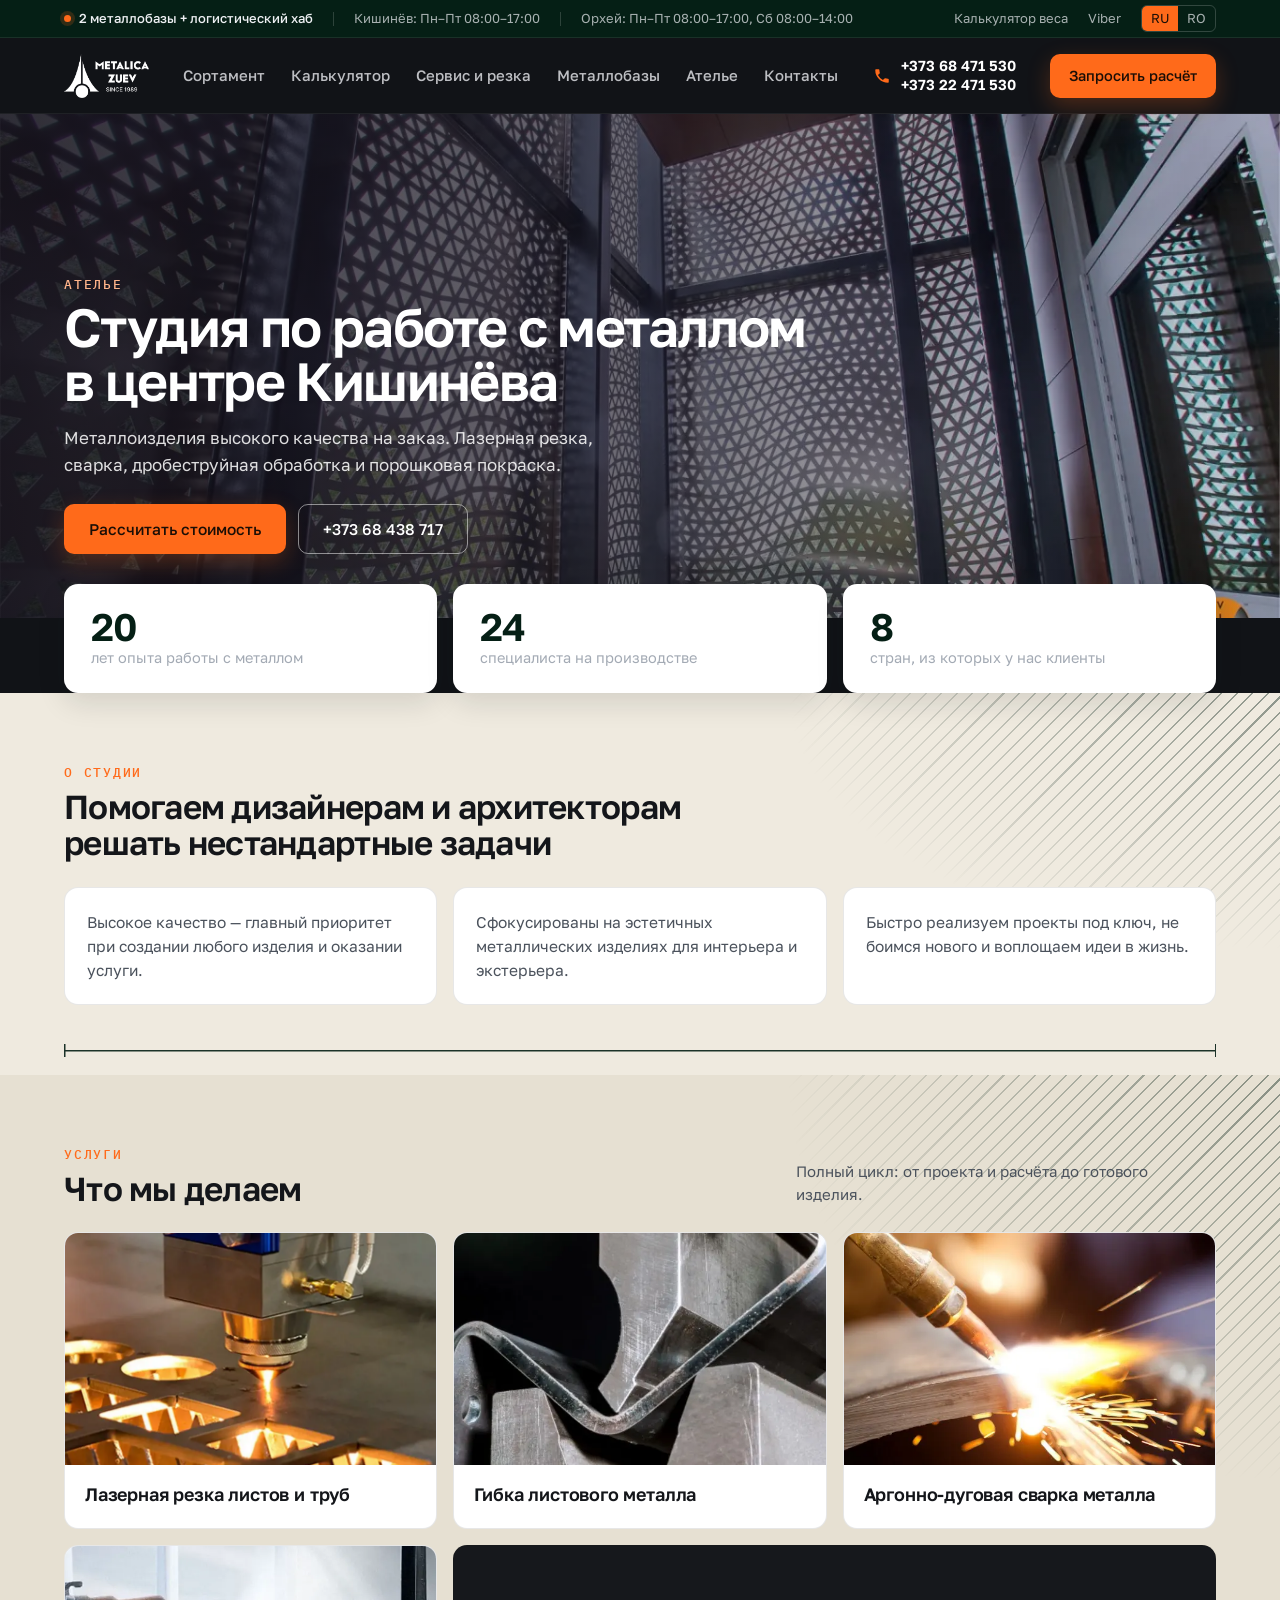
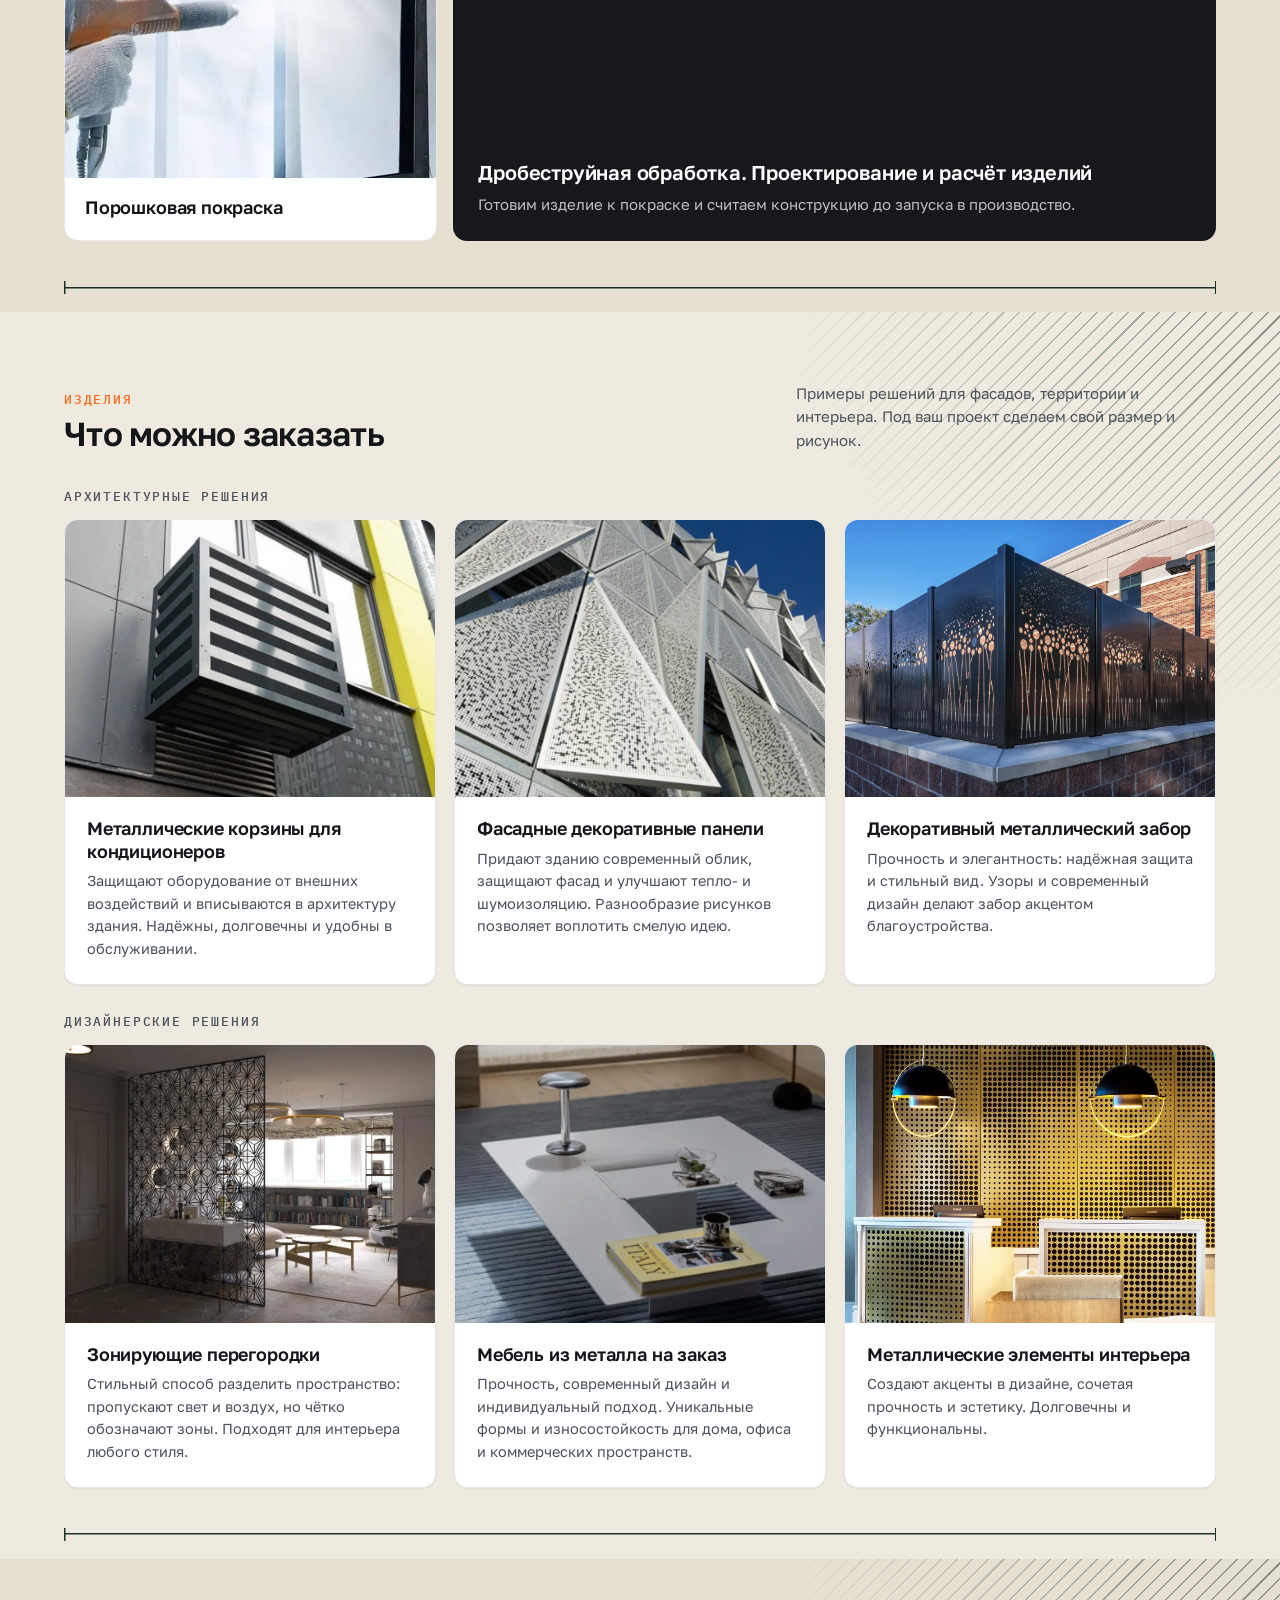
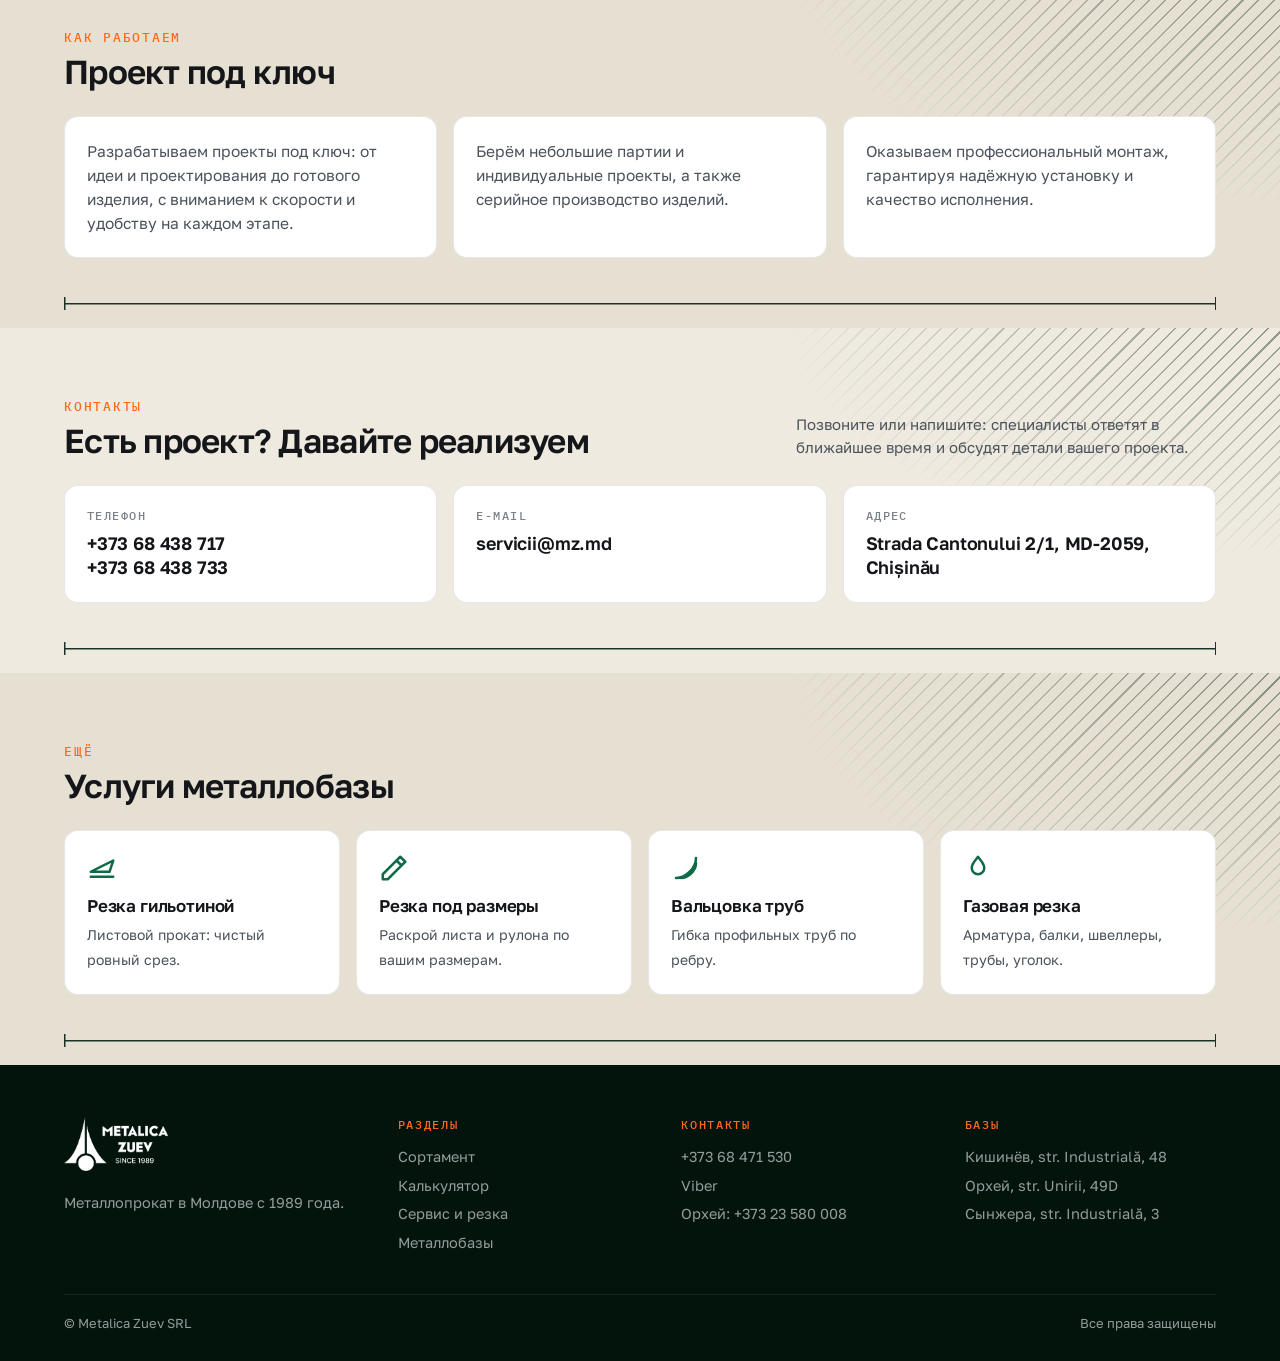
<file: ru/atelier/index.html>
<!doctype html>
<html lang="ru"><head><meta charset="utf-8"><meta name="viewport" content="width=device-width,initial-scale=1">
<title>Ателье Metalica Zuev: изделия из металла на заказ в Кишинёве</title>
<meta name="description" content="Студия по работе с металлом в центре Кишинёва: лазерная резка, гибка, сварка, дробеструйная обработка, порошковая покраска. Изделия для интерьера и фасадов на заказ.">
<link rel="preconnect" href="https://fonts.googleapis.com"><link rel="preconnect" href="https://fonts.gstatic.com" crossorigin>
<link href="https://fonts.googleapis.com/css2?family=Golos+Text:wght@400;500;600&family=IBM+Plex+Mono:wght@500&display=swap" rel="stylesheet">
<style>
/* ===== Metalica Zuev — тёмная версия: графит + оранжевый. Блоки чередуются: тёмный / светлый ===== */
:root{
  --orange:#FF6A1A;--orange-2:#FF8442;--orange-ink:#1A0E06;
  --d0:#0B0C0E;--d1:#111317;--d2:#171A1F;--d3:#20242B;
  --l0:#F2F1EE;--l1:#FFFFFF;
  --ff:"Golos Text",system-ui,sans-serif;--font-head:var(--ff);--font-body:var(--ff);--font-mark:"IBM Plex Mono",ui-monospace,monospace;
  --gutter:clamp(16px,5vw,80px);--radius:10px;
}
/* токены секции: тёмная по умолчанию */
.dark,body{--bg:var(--d1);--ink:#EEF0F3;--ink-2:#A3AAB4;--ink-3:#79818C;--line:rgba(255,255,255,.09);--panel:var(--d2);--panel-2:var(--d3);--panel-line:rgba(255,255,255,.08);--inp:#0E1013;--hover:rgba(255,255,255,.04)}
.light{--bg:var(--l0);--ink:#14161A;--ink-2:#4B525C;--ink-3:#7A818B;--line:rgba(20,22,26,.1);--panel:#fff;--panel-2:#F7F6F3;--panel-line:rgba(20,22,26,.08);--inp:#F6F5F2;--hover:rgba(20,22,26,.035)}

*{box-sizing:border-box;margin:0}
html{scroll-behavior:smooth;background:var(--d0)}
body{font:16px/1.55 var(--font-body);color:var(--ink);background:var(--d1);-webkit-font-smoothing:antialiased}
a{color:inherit;text-decoration:none}
:focus-visible{outline:2px solid var(--orange);outline-offset:3px;border-radius:6px}
section[id]{scroll-margin-top:20px}

/* Верхняя полоса */
.top{display:flex;align-items:center;gap:20px;padding:0 var(--gutter);height:38px;background:var(--d0);color:rgba(238,240,243,.7);font-size:13px;white-space:nowrap;border-bottom:1px solid rgba(255,255,255,.06)}
.top .badge{display:inline-flex;align-items:center;gap:8px;color:#EEF0F3;font-weight:500}
.top .badge i{width:7px;height:7px;border-radius:50%;background:var(--orange);box-shadow:0 0 0 4px rgba(255,106,26,.18)}
.top .sep{width:1px;height:14px;background:rgba(255,255,255,.16)}
.top .sp{flex:1}.top a:hover{color:#fff}
.lang{display:inline-flex;border:1px solid rgba(255,255,255,.18);border-radius:6px;overflow:hidden}
.lang a{padding:2px 9px}.lang a.on{background:var(--orange);color:var(--orange-ink)}

/* Навигация */
.nav{position:relative;z-index:5;display:flex;align-items:center;gap:34px;height:76px;padding:0 var(--gutter);background:var(--d1);border-bottom:1px solid rgba(255,255,255,.06)}
.nav img{height:44px;display:block}
.nav a,.nav li{white-space:nowrap}
.nav ul{display:flex;gap:26px;list-style:none;padding:0;font-size:15px;font-weight:500;color:rgba(238,240,243,.78)}
.nav ul a{padding:8px 0;border-bottom:2px solid transparent;transition:.2s}.nav ul a:hover{color:#fff;border-color:var(--orange)}
.nav .sp{flex:1}
.tel{display:flex;align-items:center;gap:10px;font:600 17px var(--font-body);color:#fff}
.tel svg{width:18px;height:18px;fill:var(--orange)}

/* Кнопки */
.btn{display:inline-flex;align-items:center;gap:10px;height:50px;padding:0 24px;border-radius:var(--radius);font:500 15.5px var(--font-body);border:1.5px solid transparent;cursor:pointer;transition:background .2s,color .2s,border-color .2s,transform .2s,box-shadow .2s;white-space:nowrap}
.btn.primary{background:var(--orange);color:var(--orange-ink);box-shadow:0 8px 22px rgba(255,106,26,.25)}
.btn.primary:hover{background:var(--orange-2);transform:translateY(-1px);box-shadow:0 12px 28px rgba(255,106,26,.32)}
.btn.primary:active{transform:none}
.btn.outline{background:transparent;color:var(--ink);border-color:var(--line)}
.dark .btn.outline,.hero .btn.outline{border-color:rgba(255,255,255,.22)}
.btn.outline:hover{border-color:var(--orange);color:var(--orange)}
.btn.ghost{background:transparent;color:var(--ink);border-color:var(--line)}
.btn.ghost:hover{border-color:var(--orange);color:var(--orange)}
.btn.sm{height:44px;padding:0 18px;font-size:14.5px}
.btn.xs{height:36px;padding:0 14px;font-size:13.5px;border-radius:8px}

/* ===== Первый экран (тёмный) ===== */
.hero{position:relative;min-height:clamp(520px,calc(100vh - 114px),1100px);min-height:clamp(520px,calc(100svh - 114px),1100px);overflow:hidden;background:
  radial-gradient(55% 75% at 78% 45%,rgba(236,228,214,.55) 0%,rgba(236,228,214,0) 70%),linear-gradient(90deg,#16181C 0%,#1A1D21 30%,#3B3934 46%,#8A8274 62%,#C9BFAE 80%,#DDD4C4 100%)}
.hero::before{content:"";position:absolute;inset:0;pointer-events:none;opacity:.45;
  background-image:linear-gradient(rgba(120,110,95,.12) 1px,transparent 1px),linear-gradient(90deg,rgba(120,110,95,.12) 1px,transparent 1px);background-size:64px 64px;
  -webkit-mask-image:radial-gradient(70% 70% at 62% 50%,#000,transparent 75%);mask-image:radial-gradient(70% 70% at 62% 50%,#000,transparent 75%)}
.stage{position:absolute;inset:0;z-index:1}
.copy{position:relative;z-index:2;display:flex;flex-direction:column;justify-content:center;min-height:inherit;padding:48px var(--gutter);max-width:min(640px,52vw);pointer-events:none}
.copy>*{pointer-events:auto}
.copy::before{content:"";position:absolute;z-index:-1;inset:-10% -30% -10% -20%;pointer-events:none;
  background:radial-gradient(55% 50% at 38% 50%,rgba(12,13,16,.85) 0%,rgba(12,13,16,.5) 55%,rgba(12,13,16,0) 100%)}
h1{font:600 clamp(40px,5vw,80px)/1.02 var(--font-head);letter-spacing:-.03em;color:#fff}
.since{margin-top:12px;font:400 clamp(20px,2vw,28px)/1.2 var(--font-head);color:var(--orange);letter-spacing:-.01em}
.lead{margin:20px 0 28px;max-width:470px;font-size:clamp(16px,1.15vw,18px);line-height:1.5;color:#A3AAB4}
.cta{display:flex;gap:12px;flex-wrap:wrap}
.facts{display:flex;gap:0;margin-top:36px}
.fact{padding:0 28px 0 0;margin-right:28px;border-right:1px solid rgba(255,255,255,.1)}
.fact:last-child{border:0;margin:0;padding:0}
.fact b{display:block;font:600 clamp(28px,2.6vw,38px)/1.05 var(--font-head);letter-spacing:-.025em;color:#fff}
.fact span{font-size:13.5px;color:#79818C}
.feats{display:flex;gap:26px;margin-top:22px;flex-wrap:wrap}
.feats span{position:relative;padding-left:14px;font-size:14px;font-weight:500;color:#D5D9DF}
.feats span::before{content:"";position:absolute;left:0;top:4px;bottom:4px;width:3px;border-radius:2px;background:var(--orange)}


/* Бегущая строка — оранжевая лента */
.marq{background:var(--orange);color:var(--orange-ink);overflow:hidden;white-space:nowrap}
.marq .track{display:inline-flex;padding:9px 0;animation:run 60s linear infinite}
.marq:hover .track{animation-play-state:paused}
.marq a{font:500 12.5px var(--font-mark);letter-spacing:.16em;text-transform:uppercase;padding:0 4px}
.marq a:hover{text-decoration:underline}
.marq a::after{content:"/";margin:0 20px;opacity:.5}
@keyframes run{to{transform:translateX(-50%)}}
@keyframes rise{from{opacity:0;transform:translateY(16px)}to{opacity:1;transform:none}}
.copy>*{animation:rise .8s both}.copy>*:nth-child(2){animation-delay:.08s}.copy>*:nth-child(3){animation-delay:.16s}.copy>*:nth-child(4){animation-delay:.24s}.copy>*:nth-child(n+5){animation-delay:.32s}
@media(prefers-reduced-motion:reduce){.marq .track{animation:none}.copy>*{animation:none}}

/* ===== Секции ===== */
.wrap{max-width:1320px;margin:0 auto;padding:0 var(--gutter)}
.sec{padding:clamp(44px,5.5vw,80px) 0;background:var(--bg);color:var(--ink)}
.head{display:flex;justify-content:space-between;align-items:flex-end;gap:28px;flex-wrap:wrap;margin-bottom:26px}
.kick{font:500 12.5px var(--font-mark);letter-spacing:.14em;text-transform:uppercase;color:var(--orange);margin-bottom:8px}
h2{font:600 clamp(26px,2.6vw,38px)/1.1 var(--font-head);letter-spacing:-.022em;max-width:720px}
.head p{max-width:420px;color:var(--ink-2);font-size:15px}

/* ===== Номенклатура: картинки с подписями ===== */
.tiles{display:grid;grid-template-columns:repeat(7,1fr);gap:8px 6px}
.tile{position:relative;display:flex;flex-direction:column;text-align:left;border:0;background:none;font:inherit;color:inherit;cursor:pointer;padding:0 0 10px;border-radius:12px;transition:background .2s}
.tile:hover{background:rgba(20,22,26,.04)}
.tile .pic{position:relative;aspect-ratio:4/3;display:grid;place-items:center}
.tile .pic::after{content:"";position:absolute;left:18%;right:18%;bottom:7%;height:10%;border-radius:50%;background:radial-gradient(closest-side,rgba(20,22,26,.22),rgba(20,22,26,0));z-index:0}
.tile img{position:relative;z-index:1;width:100%;height:100%;object-fit:contain;transition:transform .35s cubic-bezier(.2,.8,.2,1)}
.tile:hover img{transform:translateY(-4px) scale(1.04)}
.tile .cap{padding:2px 10px 0}
.tile .no{font:500 11px var(--font-mark);letter-spacing:.1em;color:var(--orange)}
.tile h3{font:600 15px/1.22 var(--font-head);letter-spacing:-.01em;margin:3px 0 3px}
.tile .sub{font-size:12.5px;line-height:1.35;color:var(--ink-3)}
.tile .more{display:inline-block;margin-top:6px;font-size:12.5px;font-weight:500;color:var(--orange);opacity:0;transform:translateY(3px);transition:.2s}
.tile:hover .more,.tile:focus-visible .more{opacity:1;transform:none}
.tile .add{position:absolute;z-index:2;top:8px;right:8px;width:30px;height:30px;border-radius:50%;border:1px solid var(--line);background:#fff;color:var(--ink);font-size:18px;line-height:1;display:grid;place-items:center;cursor:pointer;opacity:0;transition:.2s}
.tile:hover .add,.tile .add:focus-visible{opacity:1}
.tile .add:hover{background:var(--orange);border-color:var(--orange);color:var(--orange-ink)}

/* Диалог размеров */
dialog{margin:auto;max-height:calc(100vh - 24px);max-height:calc(100dvh - 24px);border:0;border-radius:16px;padding:0;max-width:min(760px,94vw);width:100%;box-shadow:0 30px 80px rgba(0,0,0,.5);background:var(--d2);color:#EEF0F3;--line:rgba(255,255,255,.09);--ink:#EEF0F3;--ink-3:#79818C}
dialog::backdrop{background:rgba(5,6,8,.78)}
.dlg-h{display:flex;justify-content:space-between;align-items:center;gap:14px;padding:18px 22px;border-bottom:1px solid var(--line)}
.dlg-h h3{font:600 21px var(--font-head);letter-spacing:-.02em}
.x{border:0;background:rgba(255,255,255,.08);width:36px;height:36px;border-radius:50%;cursor:pointer;font-size:20px;line-height:1;color:#EEF0F3}
.x:hover{background:var(--orange);color:var(--orange-ink)}
.dlg-b{padding:16px 22px 22px;flex:1;min-height:0;display:flex;flex-direction:column}
.search{width:100%;height:46px;border:1.5px solid var(--line);border-radius:10px;padding:0 14px;font:400 15.5px var(--font-body);margin-bottom:12px;background:#0E1013;color:#EEF0F3}
.search:focus{outline:none;border-color:var(--orange)}
.list{flex:1;min-height:90px;overflow:auto;border:1px solid var(--line);border-radius:10px}
.row{display:flex;justify-content:space-between;align-items:center;gap:12px;padding:9px 14px;border-bottom:1px solid var(--line);font-size:14.5px}
.row:last-child{border:0}.row:hover{background:rgba(255,255,255,.03)}
.count{font-size:13px;color:var(--ink-3);margin:8px 2px 0}

/* Панели, поля */
.panel{background:var(--panel);border:1px solid var(--panel-line);border-radius:14px;padding:24px}
.field{display:grid;gap:6px;margin-bottom:14px}.field label{font-size:13px;font-weight:500;color:var(--ink-2)}
.inp,select.inp{width:100%;height:48px;border:1.5px solid var(--panel-line);border-radius:10px;padding:0 14px;font:400 15.5px var(--font-body);background:var(--inp);color:var(--ink);appearance:none}
select.inp{background:var(--inp) url("data:image/svg+xml;utf8,<svg xmlns='http://www.w3.org/2000/svg' width='14' height='8'><path d='M1 1l6 6 6-6' fill='none' stroke='%23FF6A1A' stroke-width='2'/></svg>") no-repeat right 14px center}
select.inp option{background:var(--panel);color:var(--ink)}
.inp:focus{outline:none;border-color:var(--orange);box-shadow:0 0 0 3px rgba(255,106,26,.15)}
textarea.inp{height:auto;min-height:110px;padding:12px 14px;resize:vertical}
.two{display:grid;grid-template-columns:1fr 1fr;gap:12px}

/* Калькулятор */
.calc{display:grid;grid-template-columns:1fr 1fr;gap:20px;align-items:stretch}
.calc-r{display:flex;flex-direction:column;justify-content:center}
.result{margin:0 0 16px;padding:20px;border-radius:12px;background:linear-gradient(150deg,#2A1A10,#120C08);border:1px solid rgba(255,106,26,.25)}
.result b{display:block;font:600 36px/1.1 var(--font-head);letter-spacing:-.025em;color:var(--orange)}.result span{font-size:13px;color:var(--ink-2)}
.note0{margin-top:12px;font-size:13px;color:var(--ink-3)}.note0 a{color:var(--orange);text-decoration:underline;text-underline-offset:3px}

/* Справочник */
.hbtoggle{width:100%;display:flex;align-items:center;gap:16px;text-align:left;background:var(--panel);border:1px solid var(--panel-line);border-radius:14px;padding:18px 22px;cursor:pointer;font:inherit;color:var(--ink);transition:.2s}
.hbtoggle:hover{border-color:var(--orange)}
.hbtoggle span{flex:1;display:grid;gap:2px}.hbtoggle b{font:600 17px var(--font-head)}.hbtoggle small{font-size:13px;color:var(--ink-3)}
.hbtoggle em{font-style:normal;font-weight:500;font-size:14px;color:var(--orange)}
.hbtoggle i{width:10px;height:10px;border-right:2px solid var(--orange);border-bottom:2px solid var(--orange);transform:rotate(45deg) translateY(-2px);transition:.2s}
.hbtoggle[aria-expanded=true] i{transform:rotate(-135deg)}
.hb2{margin-top:12px;background:var(--panel);border:1px solid var(--panel-line);border-radius:14px;overflow:hidden}.hb2[hidden]{display:none}
.hbtop{display:flex;gap:14px;justify-content:space-between;align-items:center;flex-wrap:wrap;padding:16px 20px;border-bottom:1px solid var(--line)}
.hbtabs{display:flex;gap:6px;flex-wrap:wrap}
.hbtabs button{border:1px solid var(--line);background:transparent;color:var(--ink-2);border-radius:999px;padding:6px 13px;font:500 13.5px var(--font-body);cursor:pointer;transition:.2s}
.hbtabs button:hover{border-color:var(--ink-3)}.hbtabs button.on{background:var(--d1);border-color:var(--d1);color:#fff}
.hbq{width:230px;height:40px;font-size:14px}
.hbmeta{display:flex;gap:12px;justify-content:space-between;flex-wrap:wrap;padding:12px 20px;background:var(--panel-2);border-bottom:1px solid var(--line)}
.hbmeta b{font:600 15.5px var(--font-head)}.hbmeta span{font-size:12.5px;color:var(--ink-3)}
.tbl{max-height:460px;overflow:auto}
table{width:100%;border-collapse:collapse;font-size:14.5px}
th,td{padding:9px 20px;text-align:left;border-bottom:1px solid var(--line)}
th{position:sticky;top:0;background:var(--panel-2);font:500 12px var(--font-body);color:var(--ink-3);text-transform:uppercase;letter-spacing:.06em}
td.n{text-align:right;font-variant-numeric:tabular-nums}
tbody tr{cursor:pointer}tbody tr:hover td{background:var(--hover)}
td.go{text-align:right;color:var(--orange);font-size:13px;font-weight:500;white-space:nowrap;opacity:0;transition:.2s}
tbody tr:hover td.go{opacity:1}

/* Сервис */
.svc{display:grid;grid-template-columns:repeat(4,1fr);gap:1px;background:var(--line);border:1px solid var(--line);border-radius:14px;overflow:hidden}
.svc .s{padding:24px 22px 28px;background:var(--bg);transition:background .2s}
.svc .s:hover{background:var(--panel)}
.svc .s .n{font:500 12.5px var(--font-mark);color:var(--orange);letter-spacing:.1em}
.svc .s h3{font:600 18.5px/1.2 var(--font-head);margin:12px 0 8px;letter-spacing:-.01em}
.svc .s p{font-size:14.5px;color:var(--ink-2)}

/* О компании */
.about{display:grid;grid-template-columns:minmax(260px,420px) 1fr;gap:clamp(28px,5vw,72px);align-items:center}
.about .ph{margin:0;border-radius:14px;overflow:hidden;aspect-ratio:4/5;background:#ddd}
.about .ph img{width:100%;height:100%;object-fit:cover;display:block;filter:saturate(.85) contrast(1.05)}
.about h2{margin-bottom:14px}
.about .at p{max-width:520px;color:var(--ink-2);font-size:16.5px}
.facts3{display:flex;gap:clamp(24px,4vw,56px);margin:26px 0;flex-wrap:wrap}
.facts3 b{display:block;font:600 clamp(28px,3vw,40px)/1.1 var(--font-head);letter-spacing:-.02em;color:var(--ink)}
.facts3 b::after{content:"";display:block;width:22px;height:3px;border-radius:2px;background:var(--orange);margin-top:8px}
.facts3 span{font-size:13.5px;color:var(--ink-3)}
.about .acts{display:flex;gap:12px;flex-wrap:wrap}

/* Базы */
.band{margin:0 0 20px;border-radius:14px;overflow:hidden;height:clamp(150px,20vw,280px)}
.band img{width:100%;height:100%;object-fit:cover;object-position:50% 58%;display:block;filter:saturate(.8) brightness(.85)}
.bases{display:grid;grid-template-columns:minmax(280px,400px) 1fr;gap:20px}
.btabs{display:grid;gap:8px;align-content:start}
.bt{text-align:left;border:1.5px solid var(--panel-line);background:var(--panel);border-radius:12px;padding:16px 18px;cursor:pointer;font:inherit;color:inherit;transition:border-color .2s}
.bt:hover{border-color:var(--ink-3)}.bt.on{border-color:var(--orange)}
.bt b{display:block;font:600 17px/1.25 var(--font-head)}.bt span{font-size:13.5px;color:var(--ink-2)}
.bd{border:1px solid var(--panel-line);border-radius:14px;overflow:hidden;background:var(--panel)}
.bd .info{padding:20px 22px;display:grid;gap:9px;font-size:14.5px}
.bd .info .hrs{color:var(--ink-2)}.bd ul{margin:4px 0 0;padding-left:18px;color:var(--ink-2);font-size:14px}
.bd .links{display:flex;gap:10px;flex-wrap:wrap;margin-top:6px}
.maps{position:relative;height:300px;background:#1a1d22}
.maps::after{content:"Загрузка карты…";position:absolute;inset:0;display:grid;place-items:center;font:500 12px var(--font-mark);letter-spacing:.12em;text-transform:uppercase;color:#6A727D}
.map{position:absolute;inset:0;z-index:1;width:100%;height:100%;border:0;display:block;opacity:0;transition:opacity .3s}
.map.ready{opacity:1}.map[hidden]{display:none}

/* Заявка */
.order{display:grid;grid-template-columns:1fr minmax(300px,400px);gap:20px;align-items:start}
.basket{display:grid;gap:6px;margin:0 0 14px}
.chip{display:flex;justify-content:space-between;gap:10px;align-items:center;padding:8px 12px;background:var(--panel-2);border:1px solid var(--panel-line);border-radius:9px;font-size:14px}
.chip button{border:0;background:transparent;cursor:pointer;font-size:16px;color:var(--orange)}
.contact{padding:24px;border-radius:14px;background:var(--d1);color:#EEF0F3;display:grid;gap:14px}
.contact h3{font:600 21px var(--font-head);letter-spacing:-.02em}
.contact .big{font:600 28px var(--font-head);letter-spacing:-.02em;color:var(--orange)}
.contact small{display:block;color:#79818C;font-size:13px}
.contact a.btn{justify-content:center}
.btn.white{background:#fff;color:var(--d1)}.btn.white:hover{background:var(--orange);color:var(--orange-ink)}
.btn.line{background:transparent;color:#fff;border-color:rgba(255,255,255,.22)}.btn.line:hover{border-color:var(--orange);color:var(--orange)}
.ok{display:none;margin-top:14px;padding:12px 14px;border-radius:10px;background:rgba(255,106,26,.12);color:#B5480C;font-weight:500}
.file{font-size:14px;padding-top:12px}
.fab{position:fixed;right:20px;bottom:20px;z-index:40;display:none;align-items:center;gap:10px;height:52px;padding:0 22px;border-radius:999px;background:var(--orange);color:var(--orange-ink);font:500 15px var(--font-body);box-shadow:0 12px 30px rgba(255,106,26,.35);border:0;cursor:pointer}
.fab.show{display:inline-flex}.fab b{background:var(--orange-ink);color:#fff;border-radius:999px;min-width:24px;height:24px;display:grid;place-items:center;font-size:13px;padding:0 6px}

/* Кнопка «наверх» — над кнопкой заявки, если она видна */
.totop{position:fixed;right:20px;bottom:20px;z-index:41;width:48px;height:48px;border-radius:50%;border:1px solid rgba(255,255,255,.14);background:rgba(20,23,28,.88);backdrop-filter:blur(8px);-webkit-backdrop-filter:blur(8px);color:#fff;display:grid;place-items:center;cursor:pointer;box-shadow:0 10px 26px rgba(0,0,0,.3);opacity:0;transform:translateY(10px);pointer-events:none;transition:opacity .25s,transform .25s,background .2s}
.totop.show{opacity:1;transform:none;pointer-events:auto}
.totop:hover{background:var(--orange);color:var(--orange-ink);border-color:var(--orange)}
.totop svg{width:20px;height:20px;fill:none;stroke:currentColor;stroke-width:2.2;stroke-linecap:round;stroke-linejoin:round}
.fab.show~.totop{bottom:86px}

/* Подвал */
footer{background:var(--d0);color:rgba(238,240,243,.62);padding:52px 0 28px;font-size:14.5px}
.fg{display:grid;grid-template-columns:1.2fr 1fr 1fr 1fr;gap:32px}
footer h4{font:500 12px var(--font-mark);letter-spacing:.14em;text-transform:uppercase;color:var(--orange);margin-bottom:14px}
footer a:hover{color:#fff}footer p{margin-bottom:6px}
.copy2{margin-top:34px;padding-top:18px;border-top:1px solid rgba(255,255,255,.08);font-size:13px;display:flex;justify-content:space-between;gap:20px;flex-wrap:wrap}

/* ===== Адаптив ===== */
@media(max-width:1280px){.tiles{grid-template-columns:repeat(5,1fr)}}
@media(max-width:1180px){.top .hide-m{display:none}.svc{grid-template-columns:repeat(2,1fr)}.fg{grid-template-columns:1fr 1fr}}
@media(max-width:980px){
  .top{overflow:hidden}.nav ul,.nav .tel span{display:none}.nav{gap:14px}
  .hero{min-height:0;display:flex;flex-direction:column;background:linear-gradient(180deg,#16181C 0%,#1A1D21 46%,#4A463F 60%,#A79E8F 78%,#D9D0C0 100%)}
  .copy{order:1;max-width:none;min-height:0;padding:30px var(--gutter) 0}
  .copy::before{display:none}
  .stage{order:2;position:relative;inset:auto;height:clamp(300px,78vw,520px);margin-top:-10px}
    .calc,.bases,.order,.about{grid-template-columns:1fr}
  .about .ph{max-width:420px;aspect-ratio:4/3}
  .tiles{grid-template-columns:repeat(4,1fr)}
}
@media(max-width:700px){
  .top .badge{display:none}.top{justify-content:space-between}.top .sp{display:none}
  .nav>.btn{display:none}
  .nav .tel{margin-left:auto;padding:8px 14px;border:1px solid rgba(255,255,255,.16);border-radius:999px;font-size:15px}
  .nav .tel span{display:inline}
  h1{font-size:clamp(32px,9vw,40px)}
  .since{font-size:19px;margin-top:6px}
  .lead{margin:12px 0 18px}
  .hero .cta{flex-direction:column;align-items:stretch}.hero .cta .btn{justify-content:center}
  .facts{margin-top:22px}.fact{padding-right:20px;margin-right:20px}
  .feats{gap:10px 20px;margin-top:16px}
  .tiles{grid-template-columns:repeat(2,1fr);gap:4px}
  .tile .more{display:none}.tile .add{opacity:1}
  .hbq{width:100%}td.go,th.go{display:none}th,td{padding:9px 14px}
  .hbtabs{flex-wrap:nowrap;overflow-x:auto;scrollbar-width:none}.hbtabs button{white-space:nowrap;flex:0 0 auto}
}
@media(max-width:560px){.svc,.fg,.two{grid-template-columns:1fr}}

/* ===== Фото-версия: первый экран — фотография с эффектом глубины ===== */
.hero{background:#121417}
.hero::before{display:none}
.stage{overflow:hidden;perspective:1400px}
.stage .ph{position:absolute;inset:-5%;transform-origin:62% 50%;will-change:transform}
.stage .ph img{display:block;width:100%;height:100%;object-fit:cover;object-position:70% 40%;animation:phin 1.8s cubic-bezier(.2,.7,.2,1) both}
@keyframes phin{from{opacity:0;transform:scale(1.08)}to{opacity:1;transform:none}}
.stage::after{content:"";position:absolute;inset:0;pointer-events:none;
  background:linear-gradient(90deg,rgba(18,20,23,.94) 0%,rgba(18,20,23,.72) 28%,rgba(18,20,23,0) 56%),linear-gradient(0deg,rgba(18,20,23,.55) 0%,rgba(18,20,23,0) 22%)}
.copy{will-change:transform,opacity}
@media(max-width:980px){
  .hero{background:#121417}
  .stage{height:clamp(280px,70vw,480px);margin-top:-30px}
  .stage .ph img{object-position:78% 45%}
  .stage::after{background:linear-gradient(180deg,#121417 0%,rgba(18,20,23,0) 30%)}
}
@media(prefers-reduced-motion:reduce){.stage .ph img{animation:none}}
/* 3D-модель позиции сверху окна размеров */
.dlg-3d{position:relative;height:clamp(120px,19vh,160px);border-bottom:1px solid var(--line);cursor:grab;touch-action:pan-y;background:#1c1f25;isolation:isolate;transform:translateZ(0)}
.dlg-3d.grab{cursor:grabbing}
.dlg-3d canvas{position:absolute;inset:0;width:100%;height:100%;display:block}
.dlg-3d[hidden]{display:none}
/* Вариант первого экрана ?hero=building: 3D-разрез здания (src/building.js) вместо фото */
.bld{display:none}
.hb .bld{display:block;position:absolute;inset:0}
.hb .stage .ph{display:none}
.hb.hb-fail .stage .ph{display:block}
.hb.hb-fail .bld{display:none}
/* телефон (только вариант building): hero = ровно один экран (svh учитывает панель Safari), сверху компактный текст, остальное — сцена */
@media(max-width:700px){
  .hb .hero{min-height:calc(100svh - var(--hdr,114px));min-height:calc(100svh - var(--hdr,114px) - env(safe-area-inset-bottom,0px))}
  .hb .copy{padding:14px var(--gutter) 0}
  .hb .copy h1{font-size:clamp(26px,7.4vw,32px);line-height:1.04}
  .hb .copy .since{font-size:16px;margin-top:4px}
  .hb .copy .lead{display:none}
  .hb .hero .cta{flex-direction:row;gap:8px;margin-top:12px}
  .hb .hero .cta .btn{flex:1;height:42px;padding:0 8px;font-size:14px}
  .hb .facts{margin-top:12px}.hb .fact{padding-right:16px;margin-right:16px}.hb .fact b{font-size:22px}.hb .fact span{font-size:12px}
  .hb .feats{display:none}
  .hb .stage{flex:1 1 auto;height:auto;min-height:260px;margin-top:0}
}
.bld canvas{position:absolute;inset:0;width:100%;height:100%;display:block;opacity:0;transition:opacity .9s ease}
.bld canvas.on{opacity:1}
@media(prefers-reduced-motion:reduce){.bld canvas{transition:none}}
/* WebGL-слой глубины: лежит поверх обычного фото и плавно проявляется */
.stage .ph .gl{position:absolute;inset:0;width:100%;height:100%;display:block;opacity:0;transition:opacity .5s ease}
.stage .ph .gl.on{opacity:1}

/* ===== Фирменный зелёный =====
   Переключатель для сравнения: ?g=0 — как было, ?g=1 — зелёная полоса, подвал и один блок, ?g=2 (по умолчанию) — ещё бежевый фон с чертёжными штрихами.
   Правило: оранжевый — действие (кнопки), зелёный — бренд и структура (фоны, штрихи). */
:root{--green:#051F15;--green-2:#082A1D;--green-3:#0C3324;--green-ink:#BFE3D0}
.g1 .top,.g2 .top{background:var(--green);border-bottom-color:rgba(255,255,255,.08)}
.g1 footer,.g2 footer{background:#03140D}
.g1 #bases.dark,.g2 #bases.dark{--bg:var(--green);--panel:var(--green-2);--panel-2:var(--green-3);--line:rgba(255,255,255,.13);--panel-line:rgba(255,255,255,.11);--inp:#041A11;--ink-3:#86AB99}
.g1 #bases.dark{background:var(--green)}
/* бежевый фон светлых блоков и чертёжные штрихи */
.g2 .light{--bg:#EFEADF;--panel-2:#F6F2E9;--inp:#F4F0E6}
.g2 .sec.light{position:relative;overflow:hidden}
.g2 .sec.light>*{position:relative;z-index:1}
.g2 .sec.light::before,.g2 .sec.light::after{content:"";position:absolute;pointer-events:none;z-index:0}
/* штриховка (как заливка сечения на чертеже) — в правом верхнем углу, растворяется к центру */
.g2 .sec.light::before{top:0;right:0;width:min(52%,680px);height:min(86%,520px);
  background:repeating-linear-gradient(135deg,rgba(5,31,21,.42) 0 1.5px,transparent 1.5px 11px);
  -webkit-mask-image:radial-gradient(95% 100% at 100% 0,#000 0%,rgba(0,0,0,.55) 40%,transparent 78%);mask-image:radial-gradient(95% 100% at 100% 0,#000 0%,rgba(0,0,0,.55) 40%,transparent 78%)}
/* размерная линия с засечками — вдоль нижней границы блока */
.g2 .sec.light::after{left:var(--gutter);right:var(--gutter);bottom:18px;height:13px;opacity:.9;
  background:linear-gradient(#051F15,#051F15) center/100% 1.5px no-repeat,linear-gradient(#051F15,#051F15) left center/1.5px 13px no-repeat,linear-gradient(#051F15,#051F15) right center/1.5px 13px no-repeat}

/* ===== Меню как на основном сайте: Ателье, два телефона, бургер, карточки услуг ===== */
.telbox{display:flex;align-items:center;gap:10px;margin-left:auto}
.telbox svg{width:18px;height:18px;fill:var(--orange);flex:none}
.telbox .tl{display:grid;gap:1px;font:600 14.5px/1.25 var(--font-body);color:#fff}
.telbox .tl a:hover{color:var(--orange)}
.nav .sp{display:none}
.burger{display:none;flex-direction:column;justify-content:center;gap:5px;width:46px;height:46px;padding:0 11px;border:1px solid rgba(255,255,255,.18);border-radius:10px;background:transparent;cursor:pointer}
.burger i{display:block;height:2px;border-radius:2px;background:#fff;transition:transform .2s,opacity .2s}
.burger[aria-expanded=true] i:nth-child(1){transform:translateY(7px) rotate(45deg)}
.burger[aria-expanded=true] i:nth-child(2){opacity:0}
.burger[aria-expanded=true] i:nth-child(3){transform:translateY(-7px) rotate(-45deg)}
.mnav{display:none;position:absolute;top:100%;left:0;right:0;z-index:60;background:var(--d1);border-bottom:1px solid rgba(255,255,255,.08);box-shadow:0 24px 48px rgba(0,0,0,.45);padding:8px 0 18px}
.mnav.open{display:block}
.mnav>a{display:block;padding:14px var(--gutter);font:500 17px var(--font-body);color:#EEF0F3;border-bottom:1px solid rgba(255,255,255,.07)}
.mnav .mtel{display:flex;gap:10px;flex-wrap:wrap;padding:16px var(--gutter) 0}
@media(max-width:1180px){.nav ul{display:none}.burger{display:inline-flex}.nav{gap:16px}.nav>.btn{display:none}}
@media(max-width:700px){.telbox .tl a:nth-child(2){display:none}.telbox svg{display:none}}
.svph{margin:34px 0 14px;font:500 13px var(--font-mark);letter-spacing:.14em;text-transform:uppercase;color:var(--ink-3)}
.svp{display:grid;grid-template-columns:repeat(5,1fr);gap:14px}
.svp a{position:relative;display:block;aspect-ratio:4/3;border-radius:12px;overflow:hidden;background:var(--d2);transition:transform .25s,box-shadow .25s}
.svp a img{width:100%;height:100%;object-fit:cover;display:block;transition:transform .5s}
.svp a::after{content:"";position:absolute;inset:0;background:linear-gradient(180deg,rgba(11,12,14,.1) 30%,rgba(11,12,14,.78))}
.svp a span{position:absolute;left:14px;right:14px;bottom:12px;z-index:1;font:600 15px/1.25 var(--font-head);color:#fff;letter-spacing:-.01em}
.svp a:hover{transform:translateY(-3px);box-shadow:0 14px 32px rgba(0,0,0,.35)}.svp a:hover img{transform:scale(1.05)}
@media(max-width:1180px){.svp{grid-template-columns:repeat(3,1fr)}}
@media(max-width:700px){.svp{grid-template-columns:repeat(2,1fr)}}

/* окно размеров помещается в экран: шапка и 3D фиксированы, список прокручивается внутри */
dialog[open]{display:flex;flex-direction:column;overflow:hidden}
.dlg-h,.dlg-3d{flex:none}
@media(max-width:700px){
  .dlg-h{padding:12px 14px}.dlg-h h3{font-size:18px}.x{width:34px;height:34px}
  .dlg-3d{height:clamp(96px,17vh,130px);height:clamp(96px,17dvh,130px)}
  .dlg-b{padding:12px 12px 12px}.search{height:42px;margin-bottom:10px}
  .row{padding:8px 10px;font-size:14px}
  /* первый экран на телефоне: мягкие края фото вместо резкого контраста */
  .stage::after{background:linear-gradient(180deg,#121417 0%,rgba(18,20,23,.0) 28%,rgba(18,20,23,.16) 60%,rgba(18,20,23,.72) 100%)}
}
@media(min-width:701px) and (max-width:980px){
  .stage::after{background:linear-gradient(180deg,#121417 0%,rgba(18,20,23,0) 28%,rgba(18,20,23,.14) 60%,rgba(18,20,23,.6) 100%)}
}


.crumbs{padding:18px 0 0;font-size:13.5px;color:var(--ink-3)}
.crumbs a:hover{color:var(--s700)}.crumbs span{margin:0 8px;opacity:.5}
.sp-hero{padding:clamp(28px,4vw,56px) 0 clamp(36px,5vw,72px)}
.sp-hero .wrap{display:grid;grid-template-columns:1.05fr 1fr;gap:clamp(28px,4vw,64px);align-items:center}
.sp-hero h1{font-size:clamp(32px,3.9vw,56px);line-height:1.06;margin:6px 0 18px}
.sp-hero .lead{margin:0 0 26px;max-width:520px}
.sp-ph{border-radius:14px;overflow:hidden;box-shadow:var(--sh2);aspect-ratio:4/3;background:var(--s100)}
.sp-ph img{width:100%;height:100%;object-fit:cover;display:block}
.sp-two{display:grid;grid-template-columns:1.15fr 1fr;gap:clamp(28px,4vw,64px);align-items:start}
.sp-text p{margin-bottom:16px;color:var(--ink-2);font-size:16.5px;line-height:1.65}
.sp-text p:last-child{margin:0}
.adv{border:1px solid var(--line);border-radius:14px;background:#fff;padding:26px 26px 14px;box-shadow:var(--sh1)}
.adv h2{font:600 20px/1.25 var(--font-head);letter-spacing:-.015em;margin-bottom:14px}
.adv ul{list-style:none;padding:0;margin:0}
.adv li{position:relative;padding:12px 0 12px 30px;border-top:1px solid var(--line);font-size:15px;color:var(--ink-2)}
.adv li:first-child{border:0}
.adv li::before{content:"";position:absolute;left:2px;top:17px;width:14px;height:8px;border-left:2.5px solid var(--green-600);border-bottom:2.5px solid var(--green-600);transform:rotate(-45deg) scale(.9)}
.more{display:grid;grid-template-columns:repeat(4,1fr);gap:16px}
.more a{display:block;padding:22px;border:1px solid var(--line);border-radius:14px;background:#fff;transition:.2s}
.more a:hover{border-color:var(--s500);box-shadow:var(--sh2);transform:translateY(-2px)}
.more b{display:block;font:600 17px/1.25 var(--font-head);letter-spacing:-.01em;margin-bottom:6px}
.more small{font-size:14px;color:var(--ink-2)}
.more svg{width:30px;height:30px;stroke:var(--green-600);fill:none;stroke-width:2;stroke-linecap:round;stroke-linejoin:round;display:block;margin-bottom:12px}
.lbx{position:fixed;inset:0;z-index:70;background:rgba(15,14,21,.88);display:none;place-items:center;padding:4vw;cursor:zoom-out}
.lbx.on{display:grid}
.lbx img{max-width:min(960px,92vw);max-height:88vh;border-radius:12px;box-shadow:0 30px 80px rgba(0,0,0,.5)}
.at-svc .c img,.work img{cursor:zoom-in}
.band2{background:var(--s900);color:#fff;border-radius:14px;padding:clamp(28px,4vw,48px);display:flex;align-items:center;justify-content:space-between;gap:28px;flex-wrap:wrap;background-image:repeating-linear-gradient(135deg,rgba(255,255,255,.045) 0 2px,transparent 2px 14px)}
.band2 h2{font:600 clamp(24px,2.6vw,34px)/1.15 var(--font-head);letter-spacing:-.02em;margin-bottom:8px}
.band2 p{color:rgba(232,231,240,.78);max-width:520px}
.band2 .acts{display:flex;gap:12px;flex-wrap:wrap}
.band2 .btn.primary{background:var(--green-600)}
/* Ателье */
.at-hero{position:relative;color:#fff;min-height:clamp(420px,56vh,560px);display:flex;align-items:flex-end;overflow:hidden;background:var(--s900)}
.at-hero img{position:absolute;inset:0;width:100%;height:100%;object-fit:cover}
.at-hero::after{content:"";position:absolute;inset:0;background:linear-gradient(90deg,rgba(21,19,29,.88) 0%,rgba(21,19,29,.62) 48%,rgba(21,19,29,.12) 100%)}
.at-hero .wrap{position:relative;z-index:2;width:100%;padding-top:48px;padding-bottom:clamp(32px,5vw,64px)}
.at-hero .kick{color:#9BE3C6}
.at-hero h1{color:#fff;font-size:clamp(32px,4.2vw,60px);max-width:780px;margin-bottom:16px}
.at-hero p{max-width:540px;color:rgba(255,255,255,.86);font-size:17px;margin-bottom:26px}
.at-hero .btn.outline,.band2 .btn.outline{background:transparent;color:#fff;border-color:rgba(255,255,255,.5);box-shadow:none}.at-hero .btn.outline:hover,.band2 .btn.outline:hover{background:#fff;color:var(--s900);border-color:#fff}
.at-facts{display:grid;grid-template-columns:repeat(3,1fr);gap:16px;margin-top:-34px;position:relative;z-index:3}
.at-facts div{background:#fff;border:1px solid var(--line);border-radius:14px;padding:22px 26px;box-shadow:var(--sh2)}
.at-facts b{display:block;font:600 clamp(30px,3vw,42px)/1 var(--font-head);letter-spacing:-.025em;color:var(--green-700)}
.at-facts div>span{font-size:14.5px;color:var(--ink-2)}
.at-svc{display:grid;grid-template-columns:repeat(3,1fr);gap:16px}
.at-svc .c{border:1px solid var(--line);border-radius:14px;background:#fff;overflow:hidden;display:flex;flex-direction:column}
.at-svc .c img{width:100%;aspect-ratio:16/10;object-fit:cover;display:block}
.at-svc .c div{padding:18px 20px 22px}
.at-svc h3{font:600 18px/1.25 var(--font-head);letter-spacing:-.01em}
.at-svc .c.t{grid-column:span 2;padding:24px;background:var(--s900);color:#fff;justify-content:flex-end;min-height:180px}
.at-svc .c.t h3{font-size:20px}.at-svc .c.t p{margin-top:8px;color:rgba(232,231,240,.8);font-size:15px}
.work{display:grid;grid-template-columns:repeat(3,1fr);gap:18px}
.work article{border:1px solid var(--line);border-radius:14px;background:#fff;overflow:hidden;box-shadow:var(--sh1);display:flex;flex-direction:column}
.work img{width:100%;aspect-ratio:4/3;object-fit:cover;display:block}
.work div{padding:20px 22px 24px}
.work h3{font:600 18px/1.25 var(--font-head);letter-spacing:-.01em;margin-bottom:8px}
.work p{font-size:14.5px;color:var(--ink-2)}
.work .grp{grid-column:1/-1;font:500 13px var(--font-mark);letter-spacing:.14em;text-transform:uppercase;color:var(--s500);margin:10px 0 -4px}
.grp-h{margin:0 0 14px;font:500 13px var(--font-mark);letter-spacing:.14em;text-transform:uppercase;color:var(--s500)}
.three{display:grid;grid-template-columns:repeat(3,1fr);gap:16px}
.three p{padding:22px;border:1px solid var(--line);border-radius:14px;background:#fff;font-size:15.5px;color:var(--ink-2)}
.cont{display:grid;grid-template-columns:repeat(3,1fr);gap:16px}
.cont div{padding:22px;border:1px solid var(--line);border-radius:14px;background:#fff}
.cont small{display:block;font:500 12px var(--font-mark);letter-spacing:.12em;text-transform:uppercase;color:var(--ink-3);margin-bottom:8px}
.cont a,.cont span{display:block;font:600 18px/1.35 var(--font-head);letter-spacing:-.01em}
.cont a:hover{color:var(--green-600)}
@media(max-width:1180px){.more{grid-template-columns:repeat(2,1fr)}.at-svc,.work{grid-template-columns:repeat(2,1fr)}}
@media(max-width:900px){.sp-hero .wrap,.sp-two{grid-template-columns:1fr}.sp-ph{aspect-ratio:16/10}.at-facts,.three,.cont{grid-template-columns:1fr}.at-facts{margin-top:-24px}.at-hero::after{background:linear-gradient(180deg,rgba(21,19,29,.5),rgba(21,19,29,.88))}}
@media(max-width:560px){.more,.at-svc,.work{grid-template-columns:1fr}.at-svc .c.t{grid-column:auto}.band2{padding:26px 22px}.band2 .acts{width:100%}.band2 .acts .btn{flex:1;justify-content:center}}

/* привязка переменных исходных стилей к палитре фото-версии */
:root{--s100:#E8E3D6;--s500:#4B525C;--s700:#1B1E24;--s900:#16181C;--sh1:0 1px 2px rgba(20,22,26,.06);--sh2:0 10px 28px rgba(20,22,26,.12);--green-600:#0E6B47;--green-700:#051F15}
.sec.alt{--bg:#E8E3D6}
.g2 .sec.alt{--bg:#E6E0D2}
.sp-hero{background:var(--bg);color:var(--ink)}
.sp-hero h1{color:var(--ink)}
.band2 .btn.primary,.c3d .btn.primary{background:var(--orange);color:var(--orange-ink)}
.at-hero .kick{color:#FFB48A}
.crumbs{padding:18px var(--gutter) 14px;background:var(--d1)}
.crumbs a:hover{color:var(--orange)}
.sp-hero .lead{color:var(--ink-2)}
.at-hero .lead{color:rgba(255,255,255,.86)}
</style><script>document.documentElement.className='g'+(new URLSearchParams(location.search).get('g')||'2');try{history.scrollRestoration='manual'}catch(e){}function _top(){scrollTo({top:0,left:0,behavior:'instant'})}_top();addEventListener('DOMContentLoaded',_top);addEventListener('load',_top);addEventListener('pageshow',_top)</script></head><body>
<div class="top">
  <span class="badge"><i></i>2 металлобазы + логистический хаб</span><span class="sep hide-m"></span>
  <span class="hide-m">Кишинёв: Пн–Пт 08:00–17:00</span><span class="sep hide-m"></span><span class="hide-m">Орхей: Пн–Пт 08:00–17:00, Сб 08:00–14:00</span>
  <span class="sp"></span>
  <a href="../../index.html#calc">Калькулятор веса</a><a href="viber://chat?number=%2B37368471530">Viber</a>
  <span class="lang"><a class="on" href="#">RU</a><a href="../../index.html">RO</a></span>
</div>

<header class="nav">
  <a href="../../index.html"><img src="../../img/logo-white.png" alt="Metalica Zuev"></a>
  <ul><li><a href="../../index.html#catalog">Сортамент</a></li><li><a href="../../index.html#calc">Калькулятор</a></li><li><a href="../../index.html#service">Сервис и резка</a></li><li><a href="../../index.html#bases">Металлобазы</a></li><li><a href="../atelier/index.html">Ателье</a></li><li><a href="../../index.html#order">Контакты</a></li></ul>
  <span class="sp"></span>
  <div class="telbox"><svg viewBox="0 0 24 24" aria-hidden="true"><path d="M6.6 10.8a15.1 15.1 0 0 0 6.6 6.6l2.2-2.2a1 1 0 0 1 1-.25 11.4 11.4 0 0 0 3.6.57 1 1 0 0 1 1 1V20a1 1 0 0 1-1 1A17 17 0 0 1 3 4a1 1 0 0 1 1-1h3.5a1 1 0 0 1 1 1c0 1.25.2 2.45.57 3.57a1 1 0 0 1-.25 1z"/></svg><div class="tl"><a href="tel:+37368471530">+373 68 471 530</a><a href="tel:+37322471530">+373 22 471 530</a></div></div>
  <a class="btn primary sm" href="../../index.html#order">Запросить расчёт</a>
<button class="burger" id="burger" type="button" aria-expanded="false" aria-controls="mnav" aria-label="Меню"><i></i><i></i><i></i></button><nav class="mnav" id="mnav" aria-label="Мобильное меню"><a href="../../index.html#catalog">Сортамент</a><a href="../../index.html#calc">Калькулятор</a><a href="../../index.html#service">Сервис и резка</a><a href="../../index.html#bases">Металлобазы</a><a href="../atelier/index.html">Ателье</a><a href="../../index.html#order">Контакты</a><div class="mtel"><a class="btn primary sm" href="tel:+37368471530">+373 68 471 530</a><a class="btn outline sm" href="tel:+37322471530">+373 22 471 530</a><a class="btn outline sm" href="viber://chat?number=%2B37368471530">Viber</a></div></nav></header>
<section class="at-hero"><img src="../../img/at-hero.webp" alt="Перфорированные металлические панели на фасаде">
  <div class="wrap"><div class="kick">Ателье</div><h1>Студия по работе с металлом в центре Кишинёва</h1>
  <p>Металлоизделия высокого качества на заказ. Лазерная резка, сварка, дробеструйная обработка и порошковая покраска.</p>
  <div class="cta"><a class="btn primary" href="#contact">Рассчитать стоимость</a><a class="btn outline" href="tel:+37368438717">+373 68 438 717</a></div></div></section>
<div class="wrap"><div class="at-facts"><div><b><span data-cnt="20">20</span></b><span>лет опыта работы с металлом</span></div><div><b><span data-cnt="24">24</span></b><span>специалиста на производстве</span></div><div><b><span data-cnt="8">8</span></b><span>стран, из которых у нас клиенты</span></div></div></div>
<section class="sec light"><div class="wrap">
  <div class="head"><div><div class="kick">О студии</div><h2>Помогаем дизайнерам и архитекторам решать нестандартные задачи</h2></div></div>
  <div class="three"><p>Высокое качество — главный приоритет при создании любого изделия и оказании услуги.</p><p>Сфокусированы на эстетичных металлических изделиях для интерьера и экстерьера.</p><p>Быстро реализуем проекты под ключ, не боимся нового и воплощаем идеи в жизнь.</p></div>
</div></section>
<section class="sec light alt"><div class="wrap">
  <div class="head"><div><div class="kick">Услуги</div><h2>Что мы делаем</h2></div><p>Полный цикл: от проекта и расчёта до готового изделия.</p></div>
  <div class="at-svc"><div class="c"><img src="../../img/at-laser.webp" alt="Лазерная резка листов и труб"><div><h3>Лазерная резка листов и труб</h3></div></div><div class="c"><img src="../../img/at-gibka.webp" alt="Гибка листового металла"><div><h3>Гибка листового металла</h3></div></div><div class="c"><img src="../../img/at-svarka.webp" alt="Аргонно-дуговая сварка металла"><div><h3>Аргонно-дуговая сварка металла</h3></div></div><div class="c"><img src="../../img/at-pokraska.webp" alt="Порошковая покраска"><div><h3>Порошковая покраска</h3></div></div><div class="c t"><h3>Дробеструйная обработка. Проектирование и расчёт изделий</h3><p>Готовим изделие к покраске и считаем конструкцию до запуска в производство.</p></div></div>
</div></section>
<section class="sec light"><div class="wrap">
  <div class="head"><div><div class="kick">Изделия</div><h2>Что можно заказать</h2></div><p>Примеры решений для фасадов, территории и интерьера. Под ваш проект сделаем свой размер и рисунок.</p></div>
  <div class="work"><h3 class="grp">Архитектурные решения</h3><article><img src="../../img/at-ac.webp" alt="Металлические корзины для кондиционеров"><div><h3>Металлические корзины для кондиционеров</h3><p>Защищают оборудование от внешних воздействий и вписываются в архитектуру здания. Надёжны, долговечны и удобны в обслуживании.</p></div></article><article><img src="../../img/at-facade.webp" alt="Фасадные декоративные панели"><div><h3>Фасадные декоративные панели</h3><p>Придают зданию современный облик, защищают фасад и улучшают тепло- и шумоизоляцию. Разнообразие рисунков позволяет воплотить смелую идею.</p></div></article><article><img src="../../img/at-fence.webp" alt="Декоративный металлический забор"><div><h3>Декоративный металлический забор</h3><p>Прочность и элегантность: надёжная защита и стильный вид. Узоры и современный дизайн делают забор акцентом благоустройства.</p></div></article><h3 class="grp">Дизайнерские решения</h3><article><img src="../../img/at-zoner.webp" alt="Зонирующие перегородки"><div><h3>Зонирующие перегородки</h3><p>Стильный способ разделить пространство: пропускают свет и воздух, но чётко обозначают зоны. Подходят для интерьера любого стиля.</p></div></article><article><img src="../../img/at-mebel.webp" alt="Мебель из металла на заказ"><div><h3>Мебель из металла на заказ</h3><p>Прочность, современный дизайн и индивидуальный подход. Уникальные формы и износостойкость для дома, офиса и коммерческих пространств.</p></div></article><article><img src="../../img/at-interior.webp" alt="Металлические элементы интерьера"><div><h3>Металлические элементы интерьера</h3><p>Создают акценты в дизайне, сочетая прочность и эстетику. Долговечны и функциональны.</p></div></article></div>
</div></section>
<section class="sec light alt"><div class="wrap">
  <div class="head"><div><div class="kick">Как работаем</div><h2>Проект под ключ</h2></div></div>
  <div class="three"><p>Разрабатываем проекты под ключ: от идеи и проектирования до готового изделия, с вниманием к скорости и удобству на каждом этапе.</p><p>Берём небольшие партии и индивидуальные проекты, а также серийное производство изделий.</p><p>Оказываем профессиональный монтаж, гарантируя надёжную установку и качество исполнения.</p></div>
</div></section>
<section class="sec light" id="contact"><div class="wrap">
  <div class="head"><div><div class="kick">Контакты</div><h2>Есть проект? Давайте реализуем</h2></div><p>Позвоните или напишите: специалисты ответят в ближайшее время и обсудят детали вашего проекта.</p></div>
  <div class="cont"><div><small>Телефон</small><a href="tel:+37368438717">+373 68 438 717</a><a href="tel:+37368438733">+373 68 438 733</a></div>
    <div><small>E-mail</small><a href="mailto:servicii@mz.md">servicii@mz.md</a></div>
    <div><small>Адрес</small><span>Strada Cantonului 2/1, MD-2059, Chișinău</span></div></div>
</div></section>
<section class="sec light alt"><div class="wrap"><div class="head"><div><div class="kick">Ещё</div><h2>Услуги металлобазы</h2></div></div><div class="more"><a href="../rezka-metalla-gilotinoj/index.html"><svg viewBox="0 0 24 24" aria-hidden="true"><path d="M3 15L21 6l-3 9H3zM3 19h18"/></svg><b>Резка гильотиной</b><small>Листовой прокат: чистый ровный срез.</small></a><a href="../rezka-metalla-pod-razmery/index.html"><svg viewBox="0 0 24 24" aria-hidden="true"><path d="M3 17L17 3l4 4L7 21H3v-4zM14 6l4 4"/></svg><b>Резка под размеры</b><small>Раскрой листа и рулона по вашим размерам.</small></a><a href="../valcovka-trub/index.html"><svg viewBox="0 0 24 24" aria-hidden="true"><path d="M4 20c8 0 16-8 16-16M8 20c6 0 12-6 12-12"/></svg><b>Вальцовка труб</b><small>Гибка профильных труб по ребру.</small></a><a href="../gazovaya-rezka-metalloprokata/index.html"><svg viewBox="0 0 24 24" aria-hidden="true"><path d="M12 3c2 3 5 5 5 9a5 5 0 01-10 0c0-4 3-6 5-9z"/></svg><b>Газовая резка</b><small>Арматура, балки, швеллеры, трубы, уголок.</small></a></div></div></section>
<footer><div class="wrap">
  <div class="fg">
    <div><img src="../../img/logo-white.png" alt="Metalica Zuev" style="height:54px;margin-bottom:14px"><p>Металлопрокат в Молдове с 1989 года.</p></div>
    <div><h4>Разделы</h4><p><a href="../../index.html#catalog">Сортамент</a></p><p><a href="../../index.html#calc">Калькулятор</a></p><p><a href="../../index.html#service">Сервис и резка</a></p><p><a href="../../index.html#bases">Металлобазы</a></p></div>
    <div><h4>Контакты</h4><p><a href="tel:+37368471530">+373 68 471 530</a></p><p><a href="viber://chat?number=%2B37368471530">Viber</a></p><p>Орхей: <a href="tel:+37323580008">+373 23 580 008</a></p></div>
    <div><h4>Базы</h4><p>Кишинёв, str. Industrială, 48</p><p>Орхей, str. Unirii, 49D</p><p>Сынжера, str. Industrială, 3</p></div>
  </div>
  <div class="copy2"><span>© Metalica Zuev SRL</span><span>Все права защищены</span></div>
</div></footer>
<button class="totop" id="totop" type="button" aria-label="Наверх"><svg viewBox="0 0 24 24"><path d="M6 14l6-6 6 6"/></svg></button>
<script>
const bg=document.getElementById('burger'),mn=document.getElementById('mnav');
if(bg&&mn){bg.onclick=()=>{const o=!mn.classList.contains('open');mn.classList.toggle('open',o);bg.setAttribute('aria-expanded',o)};
mn.onclick=e=>{if(e.target.closest('a')){mn.classList.remove('open');bg.setAttribute('aria-expanded',false)}};}
const tt=document.getElementById('totop');
addEventListener('scroll',()=>tt.classList.toggle('show',scrollY>500),{passive:true});
tt.onclick=()=>scrollTo({top:0,behavior:'smooth'});
/* счётчики цифр */
if(!matchMedia('(prefers-reduced-motion: reduce)').matches){
  const io=new IntersectionObserver(es=>es.forEach(en=>{if(!en.isIntersecting)return;io.unobserve(en.target);
    const el=en.target,t=+el.dataset.cnt,st=performance.now();
    const f=n=>{const k=Math.min(1,(n-st)/900);el.textContent=Math.round(t*(1-Math.pow(1-k,3)));if(k<1)requestAnimationFrame(f)};requestAnimationFrame(f)}),{threshold:.6});
  document.querySelectorAll('[data-cnt]').forEach(el=>io.observe(el));
}
/* лайтбокс фото Ателье */
const pics=document.querySelectorAll('.at-svc .c img,.work img');
if(pics.length){
  const lb=document.createElement('div');lb.className='lbx';lb.innerHTML='<img alt="">';document.body.appendChild(lb);
  pics.forEach(p=>p.addEventListener('click',()=>{lb.querySelector('img').src=p.src;lb.querySelector('img').alt=p.alt;lb.classList.add('on')}));
  lb.onclick=()=>lb.classList.remove('on');
  addEventListener('keydown',e=>{if(e.key==='Escape')lb.classList.remove('on')});
}
</script>
</body></html>
</file>
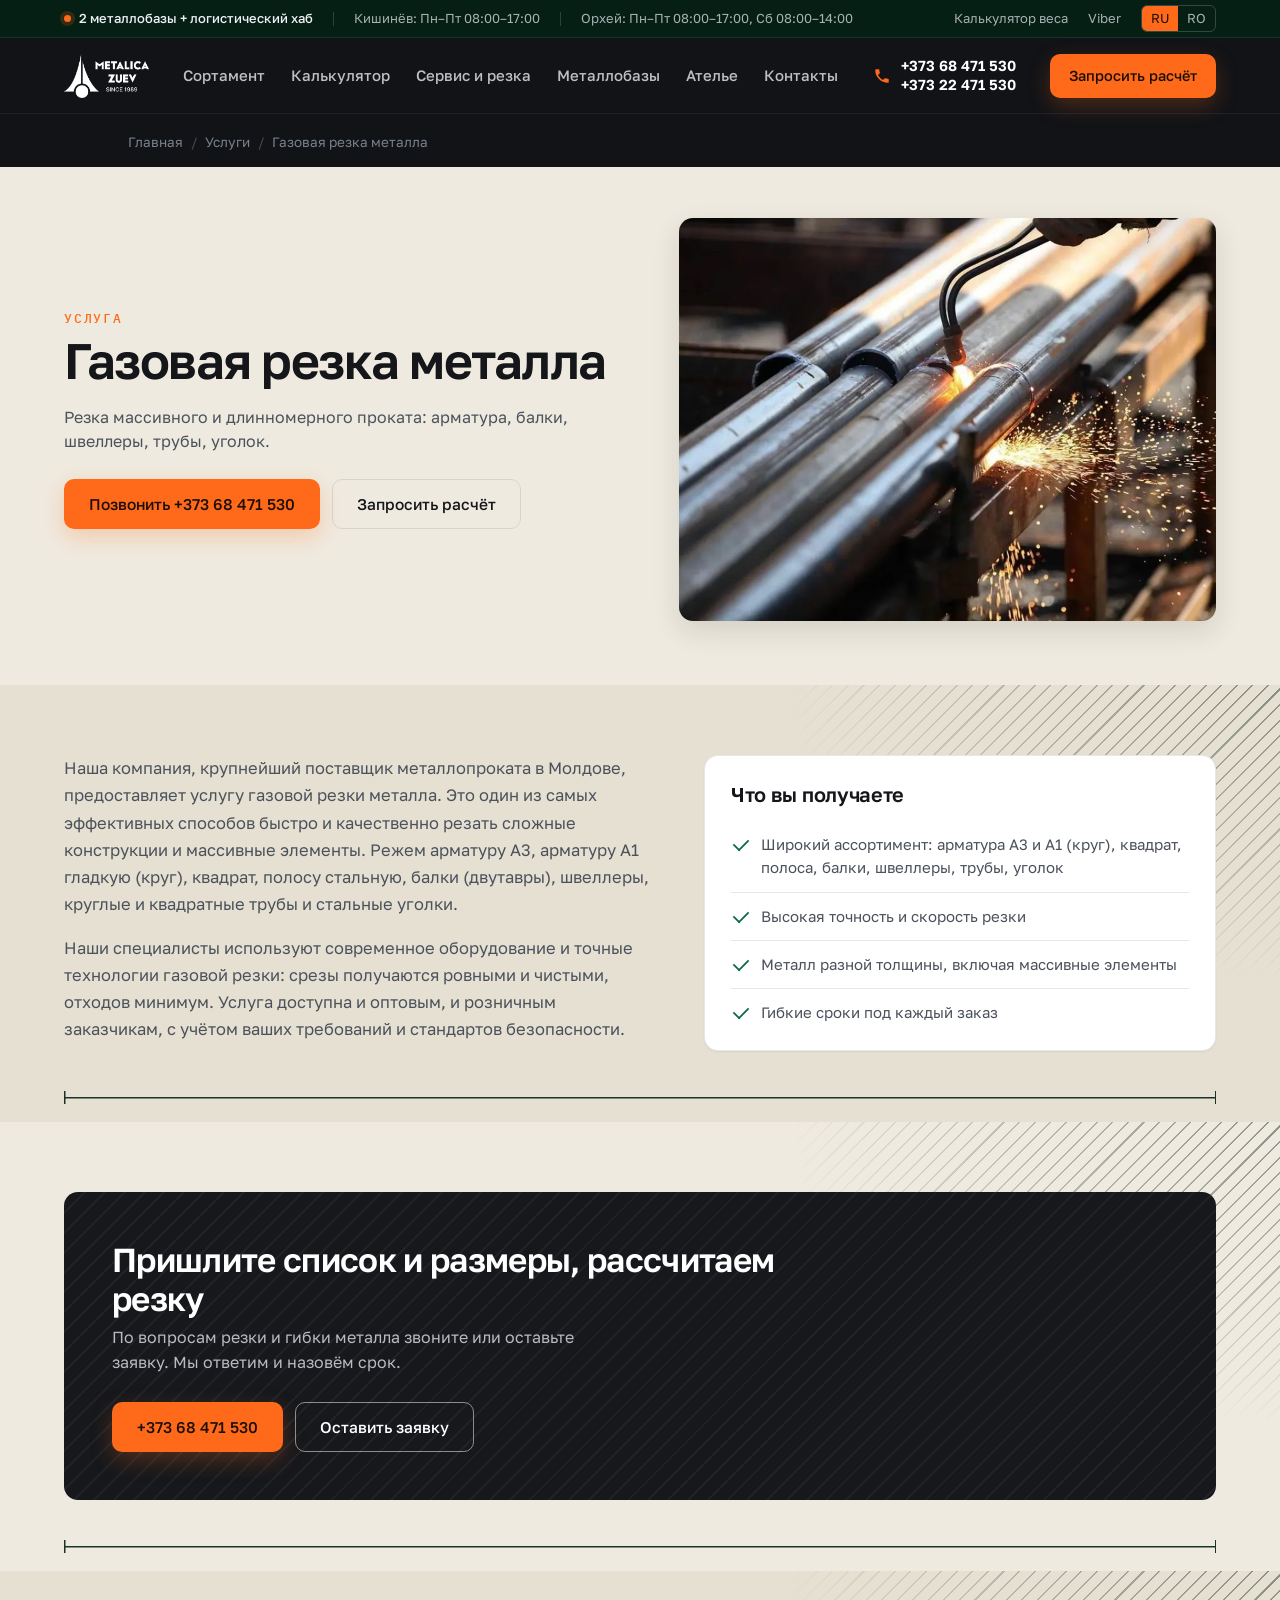
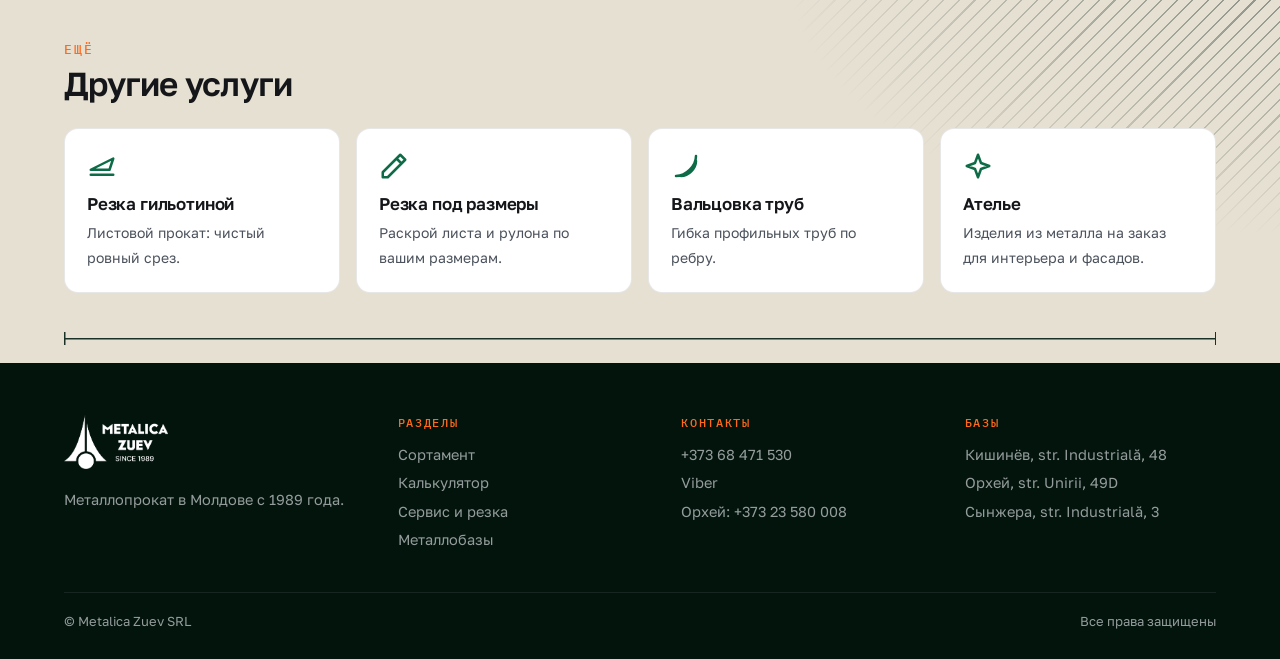
<file: ru/gazovaya-rezka-metalloprokata/index.html>
<!doctype html>
<html lang="ru"><head><meta charset="utf-8"><meta name="viewport" content="width=device-width,initial-scale=1">
<title>Газовая резка металлопроката в Кишинёве | Metalica Zuev</title>
<meta name="description" content="Газовая резка арматуры, круга, квадрата, полосы, балок, швеллеров, труб и уголка. Ровные срезы и минимум отходов. Metalica Zuev, Кишинёв.">
<link rel="preconnect" href="https://fonts.googleapis.com"><link rel="preconnect" href="https://fonts.gstatic.com" crossorigin>
<link href="https://fonts.googleapis.com/css2?family=Golos+Text:wght@400;500;600&family=IBM+Plex+Mono:wght@500&display=swap" rel="stylesheet">
<style>
/* ===== Metalica Zuev — тёмная версия: графит + оранжевый. Блоки чередуются: тёмный / светлый ===== */
:root{
  --orange:#FF6A1A;--orange-2:#FF8442;--orange-ink:#1A0E06;
  --d0:#0B0C0E;--d1:#111317;--d2:#171A1F;--d3:#20242B;
  --l0:#F2F1EE;--l1:#FFFFFF;
  --ff:"Golos Text",system-ui,sans-serif;--font-head:var(--ff);--font-body:var(--ff);--font-mark:"IBM Plex Mono",ui-monospace,monospace;
  --gutter:clamp(16px,5vw,80px);--radius:10px;
}
/* токены секции: тёмная по умолчанию */
.dark,body{--bg:var(--d1);--ink:#EEF0F3;--ink-2:#A3AAB4;--ink-3:#79818C;--line:rgba(255,255,255,.09);--panel:var(--d2);--panel-2:var(--d3);--panel-line:rgba(255,255,255,.08);--inp:#0E1013;--hover:rgba(255,255,255,.04)}
.light{--bg:var(--l0);--ink:#14161A;--ink-2:#4B525C;--ink-3:#7A818B;--line:rgba(20,22,26,.1);--panel:#fff;--panel-2:#F7F6F3;--panel-line:rgba(20,22,26,.08);--inp:#F6F5F2;--hover:rgba(20,22,26,.035)}

*{box-sizing:border-box;margin:0}
html{scroll-behavior:smooth;background:var(--d0)}
body{font:16px/1.55 var(--font-body);color:var(--ink);background:var(--d1);-webkit-font-smoothing:antialiased}
a{color:inherit;text-decoration:none}
:focus-visible{outline:2px solid var(--orange);outline-offset:3px;border-radius:6px}
section[id]{scroll-margin-top:20px}

/* Верхняя полоса */
.top{display:flex;align-items:center;gap:20px;padding:0 var(--gutter);height:38px;background:var(--d0);color:rgba(238,240,243,.7);font-size:13px;white-space:nowrap;border-bottom:1px solid rgba(255,255,255,.06)}
.top .badge{display:inline-flex;align-items:center;gap:8px;color:#EEF0F3;font-weight:500}
.top .badge i{width:7px;height:7px;border-radius:50%;background:var(--orange);box-shadow:0 0 0 4px rgba(255,106,26,.18)}
.top .sep{width:1px;height:14px;background:rgba(255,255,255,.16)}
.top .sp{flex:1}.top a:hover{color:#fff}
.lang{display:inline-flex;border:1px solid rgba(255,255,255,.18);border-radius:6px;overflow:hidden}
.lang a{padding:2px 9px}.lang a.on{background:var(--orange);color:var(--orange-ink)}

/* Навигация */
.nav{position:relative;z-index:5;display:flex;align-items:center;gap:34px;height:76px;padding:0 var(--gutter);background:var(--d1);border-bottom:1px solid rgba(255,255,255,.06)}
.nav img{height:44px;display:block}
.nav a,.nav li{white-space:nowrap}
.nav ul{display:flex;gap:26px;list-style:none;padding:0;font-size:15px;font-weight:500;color:rgba(238,240,243,.78)}
.nav ul a{padding:8px 0;border-bottom:2px solid transparent;transition:.2s}.nav ul a:hover{color:#fff;border-color:var(--orange)}
.nav .sp{flex:1}
.tel{display:flex;align-items:center;gap:10px;font:600 17px var(--font-body);color:#fff}
.tel svg{width:18px;height:18px;fill:var(--orange)}

/* Кнопки */
.btn{display:inline-flex;align-items:center;gap:10px;height:50px;padding:0 24px;border-radius:var(--radius);font:500 15.5px var(--font-body);border:1.5px solid transparent;cursor:pointer;transition:background .2s,color .2s,border-color .2s,transform .2s,box-shadow .2s;white-space:nowrap}
.btn.primary{background:var(--orange);color:var(--orange-ink);box-shadow:0 8px 22px rgba(255,106,26,.25)}
.btn.primary:hover{background:var(--orange-2);transform:translateY(-1px);box-shadow:0 12px 28px rgba(255,106,26,.32)}
.btn.primary:active{transform:none}
.btn.outline{background:transparent;color:var(--ink);border-color:var(--line)}
.dark .btn.outline,.hero .btn.outline{border-color:rgba(255,255,255,.22)}
.btn.outline:hover{border-color:var(--orange);color:var(--orange)}
.btn.ghost{background:transparent;color:var(--ink);border-color:var(--line)}
.btn.ghost:hover{border-color:var(--orange);color:var(--orange)}
.btn.sm{height:44px;padding:0 18px;font-size:14.5px}
.btn.xs{height:36px;padding:0 14px;font-size:13.5px;border-radius:8px}

/* ===== Первый экран (тёмный) ===== */
.hero{position:relative;min-height:clamp(520px,calc(100vh - 114px),1100px);min-height:clamp(520px,calc(100svh - 114px),1100px);overflow:hidden;background:
  radial-gradient(55% 75% at 78% 45%,rgba(236,228,214,.55) 0%,rgba(236,228,214,0) 70%),linear-gradient(90deg,#16181C 0%,#1A1D21 30%,#3B3934 46%,#8A8274 62%,#C9BFAE 80%,#DDD4C4 100%)}
.hero::before{content:"";position:absolute;inset:0;pointer-events:none;opacity:.45;
  background-image:linear-gradient(rgba(120,110,95,.12) 1px,transparent 1px),linear-gradient(90deg,rgba(120,110,95,.12) 1px,transparent 1px);background-size:64px 64px;
  -webkit-mask-image:radial-gradient(70% 70% at 62% 50%,#000,transparent 75%);mask-image:radial-gradient(70% 70% at 62% 50%,#000,transparent 75%)}
.stage{position:absolute;inset:0;z-index:1}
.copy{position:relative;z-index:2;display:flex;flex-direction:column;justify-content:center;min-height:inherit;padding:48px var(--gutter);max-width:min(640px,52vw);pointer-events:none}
.copy>*{pointer-events:auto}
.copy::before{content:"";position:absolute;z-index:-1;inset:-10% -30% -10% -20%;pointer-events:none;
  background:radial-gradient(55% 50% at 38% 50%,rgba(12,13,16,.85) 0%,rgba(12,13,16,.5) 55%,rgba(12,13,16,0) 100%)}
h1{font:600 clamp(40px,5vw,80px)/1.02 var(--font-head);letter-spacing:-.03em;color:#fff}
.since{margin-top:12px;font:400 clamp(20px,2vw,28px)/1.2 var(--font-head);color:var(--orange);letter-spacing:-.01em}
.lead{margin:20px 0 28px;max-width:470px;font-size:clamp(16px,1.15vw,18px);line-height:1.5;color:#A3AAB4}
.cta{display:flex;gap:12px;flex-wrap:wrap}
.facts{display:flex;gap:0;margin-top:36px}
.fact{padding:0 28px 0 0;margin-right:28px;border-right:1px solid rgba(255,255,255,.1)}
.fact:last-child{border:0;margin:0;padding:0}
.fact b{display:block;font:600 clamp(28px,2.6vw,38px)/1.05 var(--font-head);letter-spacing:-.025em;color:#fff}
.fact span{font-size:13.5px;color:#79818C}
.feats{display:flex;gap:26px;margin-top:22px;flex-wrap:wrap}
.feats span{position:relative;padding-left:14px;font-size:14px;font-weight:500;color:#D5D9DF}
.feats span::before{content:"";position:absolute;left:0;top:4px;bottom:4px;width:3px;border-radius:2px;background:var(--orange)}


/* Бегущая строка — оранжевая лента */
.marq{background:var(--orange);color:var(--orange-ink);overflow:hidden;white-space:nowrap}
.marq .track{display:inline-flex;padding:9px 0;animation:run 60s linear infinite}
.marq:hover .track{animation-play-state:paused}
.marq a{font:500 12.5px var(--font-mark);letter-spacing:.16em;text-transform:uppercase;padding:0 4px}
.marq a:hover{text-decoration:underline}
.marq a::after{content:"/";margin:0 20px;opacity:.5}
@keyframes run{to{transform:translateX(-50%)}}
@keyframes rise{from{opacity:0;transform:translateY(16px)}to{opacity:1;transform:none}}
.copy>*{animation:rise .8s both}.copy>*:nth-child(2){animation-delay:.08s}.copy>*:nth-child(3){animation-delay:.16s}.copy>*:nth-child(4){animation-delay:.24s}.copy>*:nth-child(n+5){animation-delay:.32s}
@media(prefers-reduced-motion:reduce){.marq .track{animation:none}.copy>*{animation:none}}

/* ===== Секции ===== */
.wrap{max-width:1320px;margin:0 auto;padding:0 var(--gutter)}
.sec{padding:clamp(44px,5.5vw,80px) 0;background:var(--bg);color:var(--ink)}
.head{display:flex;justify-content:space-between;align-items:flex-end;gap:28px;flex-wrap:wrap;margin-bottom:26px}
.kick{font:500 12.5px var(--font-mark);letter-spacing:.14em;text-transform:uppercase;color:var(--orange);margin-bottom:8px}
h2{font:600 clamp(26px,2.6vw,38px)/1.1 var(--font-head);letter-spacing:-.022em;max-width:720px}
.head p{max-width:420px;color:var(--ink-2);font-size:15px}

/* ===== Номенклатура: картинки с подписями ===== */
.tiles{display:grid;grid-template-columns:repeat(7,1fr);gap:8px 6px}
.tile{position:relative;display:flex;flex-direction:column;text-align:left;border:0;background:none;font:inherit;color:inherit;cursor:pointer;padding:0 0 10px;border-radius:12px;transition:background .2s}
.tile:hover{background:rgba(20,22,26,.04)}
.tile .pic{position:relative;aspect-ratio:4/3;display:grid;place-items:center}
.tile .pic::after{content:"";position:absolute;left:18%;right:18%;bottom:7%;height:10%;border-radius:50%;background:radial-gradient(closest-side,rgba(20,22,26,.22),rgba(20,22,26,0));z-index:0}
.tile img{position:relative;z-index:1;width:100%;height:100%;object-fit:contain;transition:transform .35s cubic-bezier(.2,.8,.2,1)}
.tile:hover img{transform:translateY(-4px) scale(1.04)}
.tile .cap{padding:2px 10px 0}
.tile .no{font:500 11px var(--font-mark);letter-spacing:.1em;color:var(--orange)}
.tile h3{font:600 15px/1.22 var(--font-head);letter-spacing:-.01em;margin:3px 0 3px}
.tile .sub{font-size:12.5px;line-height:1.35;color:var(--ink-3)}
.tile .more{display:inline-block;margin-top:6px;font-size:12.5px;font-weight:500;color:var(--orange);opacity:0;transform:translateY(3px);transition:.2s}
.tile:hover .more,.tile:focus-visible .more{opacity:1;transform:none}
.tile .add{position:absolute;z-index:2;top:8px;right:8px;width:30px;height:30px;border-radius:50%;border:1px solid var(--line);background:#fff;color:var(--ink);font-size:18px;line-height:1;display:grid;place-items:center;cursor:pointer;opacity:0;transition:.2s}
.tile:hover .add,.tile .add:focus-visible{opacity:1}
.tile .add:hover{background:var(--orange);border-color:var(--orange);color:var(--orange-ink)}

/* Диалог размеров */
dialog{margin:auto;max-height:calc(100vh - 24px);max-height:calc(100dvh - 24px);border:0;border-radius:16px;padding:0;max-width:min(760px,94vw);width:100%;box-shadow:0 30px 80px rgba(0,0,0,.5);background:var(--d2);color:#EEF0F3;--line:rgba(255,255,255,.09);--ink:#EEF0F3;--ink-3:#79818C}
dialog::backdrop{background:rgba(5,6,8,.78)}
.dlg-h{display:flex;justify-content:space-between;align-items:center;gap:14px;padding:18px 22px;border-bottom:1px solid var(--line)}
.dlg-h h3{font:600 21px var(--font-head);letter-spacing:-.02em}
.x{border:0;background:rgba(255,255,255,.08);width:36px;height:36px;border-radius:50%;cursor:pointer;font-size:20px;line-height:1;color:#EEF0F3}
.x:hover{background:var(--orange);color:var(--orange-ink)}
.dlg-b{padding:16px 22px 22px;flex:1;min-height:0;display:flex;flex-direction:column}
.search{width:100%;height:46px;border:1.5px solid var(--line);border-radius:10px;padding:0 14px;font:400 15.5px var(--font-body);margin-bottom:12px;background:#0E1013;color:#EEF0F3}
.search:focus{outline:none;border-color:var(--orange)}
.list{flex:1;min-height:90px;overflow:auto;border:1px solid var(--line);border-radius:10px}
.row{display:flex;justify-content:space-between;align-items:center;gap:12px;padding:9px 14px;border-bottom:1px solid var(--line);font-size:14.5px}
.row:last-child{border:0}.row:hover{background:rgba(255,255,255,.03)}
.count{font-size:13px;color:var(--ink-3);margin:8px 2px 0}

/* Панели, поля */
.panel{background:var(--panel);border:1px solid var(--panel-line);border-radius:14px;padding:24px}
.field{display:grid;gap:6px;margin-bottom:14px}.field label{font-size:13px;font-weight:500;color:var(--ink-2)}
.inp,select.inp{width:100%;height:48px;border:1.5px solid var(--panel-line);border-radius:10px;padding:0 14px;font:400 15.5px var(--font-body);background:var(--inp);color:var(--ink);appearance:none}
select.inp{background:var(--inp) url("data:image/svg+xml;utf8,<svg xmlns='http://www.w3.org/2000/svg' width='14' height='8'><path d='M1 1l6 6 6-6' fill='none' stroke='%23FF6A1A' stroke-width='2'/></svg>") no-repeat right 14px center}
select.inp option{background:var(--panel);color:var(--ink)}
.inp:focus{outline:none;border-color:var(--orange);box-shadow:0 0 0 3px rgba(255,106,26,.15)}
textarea.inp{height:auto;min-height:110px;padding:12px 14px;resize:vertical}
.two{display:grid;grid-template-columns:1fr 1fr;gap:12px}

/* Калькулятор */
.calc{display:grid;grid-template-columns:1fr 1fr;gap:20px;align-items:stretch}
.calc-r{display:flex;flex-direction:column;justify-content:center}
.result{margin:0 0 16px;padding:20px;border-radius:12px;background:linear-gradient(150deg,#2A1A10,#120C08);border:1px solid rgba(255,106,26,.25)}
.result b{display:block;font:600 36px/1.1 var(--font-head);letter-spacing:-.025em;color:var(--orange)}.result span{font-size:13px;color:var(--ink-2)}
.note0{margin-top:12px;font-size:13px;color:var(--ink-3)}.note0 a{color:var(--orange);text-decoration:underline;text-underline-offset:3px}

/* Справочник */
.hbtoggle{width:100%;display:flex;align-items:center;gap:16px;text-align:left;background:var(--panel);border:1px solid var(--panel-line);border-radius:14px;padding:18px 22px;cursor:pointer;font:inherit;color:var(--ink);transition:.2s}
.hbtoggle:hover{border-color:var(--orange)}
.hbtoggle span{flex:1;display:grid;gap:2px}.hbtoggle b{font:600 17px var(--font-head)}.hbtoggle small{font-size:13px;color:var(--ink-3)}
.hbtoggle em{font-style:normal;font-weight:500;font-size:14px;color:var(--orange)}
.hbtoggle i{width:10px;height:10px;border-right:2px solid var(--orange);border-bottom:2px solid var(--orange);transform:rotate(45deg) translateY(-2px);transition:.2s}
.hbtoggle[aria-expanded=true] i{transform:rotate(-135deg)}
.hb2{margin-top:12px;background:var(--panel);border:1px solid var(--panel-line);border-radius:14px;overflow:hidden}.hb2[hidden]{display:none}
.hbtop{display:flex;gap:14px;justify-content:space-between;align-items:center;flex-wrap:wrap;padding:16px 20px;border-bottom:1px solid var(--line)}
.hbtabs{display:flex;gap:6px;flex-wrap:wrap}
.hbtabs button{border:1px solid var(--line);background:transparent;color:var(--ink-2);border-radius:999px;padding:6px 13px;font:500 13.5px var(--font-body);cursor:pointer;transition:.2s}
.hbtabs button:hover{border-color:var(--ink-3)}.hbtabs button.on{background:var(--d1);border-color:var(--d1);color:#fff}
.hbq{width:230px;height:40px;font-size:14px}
.hbmeta{display:flex;gap:12px;justify-content:space-between;flex-wrap:wrap;padding:12px 20px;background:var(--panel-2);border-bottom:1px solid var(--line)}
.hbmeta b{font:600 15.5px var(--font-head)}.hbmeta span{font-size:12.5px;color:var(--ink-3)}
.tbl{max-height:460px;overflow:auto}
table{width:100%;border-collapse:collapse;font-size:14.5px}
th,td{padding:9px 20px;text-align:left;border-bottom:1px solid var(--line)}
th{position:sticky;top:0;background:var(--panel-2);font:500 12px var(--font-body);color:var(--ink-3);text-transform:uppercase;letter-spacing:.06em}
td.n{text-align:right;font-variant-numeric:tabular-nums}
tbody tr{cursor:pointer}tbody tr:hover td{background:var(--hover)}
td.go{text-align:right;color:var(--orange);font-size:13px;font-weight:500;white-space:nowrap;opacity:0;transition:.2s}
tbody tr:hover td.go{opacity:1}

/* Сервис */
.svc{display:grid;grid-template-columns:repeat(4,1fr);gap:1px;background:var(--line);border:1px solid var(--line);border-radius:14px;overflow:hidden}
.svc .s{padding:24px 22px 28px;background:var(--bg);transition:background .2s}
.svc .s:hover{background:var(--panel)}
.svc .s .n{font:500 12.5px var(--font-mark);color:var(--orange);letter-spacing:.1em}
.svc .s h3{font:600 18.5px/1.2 var(--font-head);margin:12px 0 8px;letter-spacing:-.01em}
.svc .s p{font-size:14.5px;color:var(--ink-2)}

/* О компании */
.about{display:grid;grid-template-columns:minmax(260px,420px) 1fr;gap:clamp(28px,5vw,72px);align-items:center}
.about .ph{margin:0;border-radius:14px;overflow:hidden;aspect-ratio:4/5;background:#ddd}
.about .ph img{width:100%;height:100%;object-fit:cover;display:block;filter:saturate(.85) contrast(1.05)}
.about h2{margin-bottom:14px}
.about .at p{max-width:520px;color:var(--ink-2);font-size:16.5px}
.facts3{display:flex;gap:clamp(24px,4vw,56px);margin:26px 0;flex-wrap:wrap}
.facts3 b{display:block;font:600 clamp(28px,3vw,40px)/1.1 var(--font-head);letter-spacing:-.02em;color:var(--ink)}
.facts3 b::after{content:"";display:block;width:22px;height:3px;border-radius:2px;background:var(--orange);margin-top:8px}
.facts3 span{font-size:13.5px;color:var(--ink-3)}
.about .acts{display:flex;gap:12px;flex-wrap:wrap}

/* Базы */
.band{margin:0 0 20px;border-radius:14px;overflow:hidden;height:clamp(150px,20vw,280px)}
.band img{width:100%;height:100%;object-fit:cover;object-position:50% 58%;display:block;filter:saturate(.8) brightness(.85)}
.bases{display:grid;grid-template-columns:minmax(280px,400px) 1fr;gap:20px}
.btabs{display:grid;gap:8px;align-content:start}
.bt{text-align:left;border:1.5px solid var(--panel-line);background:var(--panel);border-radius:12px;padding:16px 18px;cursor:pointer;font:inherit;color:inherit;transition:border-color .2s}
.bt:hover{border-color:var(--ink-3)}.bt.on{border-color:var(--orange)}
.bt b{display:block;font:600 17px/1.25 var(--font-head)}.bt span{font-size:13.5px;color:var(--ink-2)}
.bd{border:1px solid var(--panel-line);border-radius:14px;overflow:hidden;background:var(--panel)}
.bd .info{padding:20px 22px;display:grid;gap:9px;font-size:14.5px}
.bd .info .hrs{color:var(--ink-2)}.bd ul{margin:4px 0 0;padding-left:18px;color:var(--ink-2);font-size:14px}
.bd .links{display:flex;gap:10px;flex-wrap:wrap;margin-top:6px}
.maps{position:relative;height:300px;background:#1a1d22}
.maps::after{content:"Загрузка карты…";position:absolute;inset:0;display:grid;place-items:center;font:500 12px var(--font-mark);letter-spacing:.12em;text-transform:uppercase;color:#6A727D}
.map{position:absolute;inset:0;z-index:1;width:100%;height:100%;border:0;display:block;opacity:0;transition:opacity .3s}
.map.ready{opacity:1}.map[hidden]{display:none}

/* Заявка */
.order{display:grid;grid-template-columns:1fr minmax(300px,400px);gap:20px;align-items:start}
.basket{display:grid;gap:6px;margin:0 0 14px}
.chip{display:flex;justify-content:space-between;gap:10px;align-items:center;padding:8px 12px;background:var(--panel-2);border:1px solid var(--panel-line);border-radius:9px;font-size:14px}
.chip button{border:0;background:transparent;cursor:pointer;font-size:16px;color:var(--orange)}
.contact{padding:24px;border-radius:14px;background:var(--d1);color:#EEF0F3;display:grid;gap:14px}
.contact h3{font:600 21px var(--font-head);letter-spacing:-.02em}
.contact .big{font:600 28px var(--font-head);letter-spacing:-.02em;color:var(--orange)}
.contact small{display:block;color:#79818C;font-size:13px}
.contact a.btn{justify-content:center}
.btn.white{background:#fff;color:var(--d1)}.btn.white:hover{background:var(--orange);color:var(--orange-ink)}
.btn.line{background:transparent;color:#fff;border-color:rgba(255,255,255,.22)}.btn.line:hover{border-color:var(--orange);color:var(--orange)}
.ok{display:none;margin-top:14px;padding:12px 14px;border-radius:10px;background:rgba(255,106,26,.12);color:#B5480C;font-weight:500}
.file{font-size:14px;padding-top:12px}
.fab{position:fixed;right:20px;bottom:20px;z-index:40;display:none;align-items:center;gap:10px;height:52px;padding:0 22px;border-radius:999px;background:var(--orange);color:var(--orange-ink);font:500 15px var(--font-body);box-shadow:0 12px 30px rgba(255,106,26,.35);border:0;cursor:pointer}
.fab.show{display:inline-flex}.fab b{background:var(--orange-ink);color:#fff;border-radius:999px;min-width:24px;height:24px;display:grid;place-items:center;font-size:13px;padding:0 6px}

/* Кнопка «наверх» — над кнопкой заявки, если она видна */
.totop{position:fixed;right:20px;bottom:20px;z-index:41;width:48px;height:48px;border-radius:50%;border:1px solid rgba(255,255,255,.14);background:rgba(20,23,28,.88);backdrop-filter:blur(8px);-webkit-backdrop-filter:blur(8px);color:#fff;display:grid;place-items:center;cursor:pointer;box-shadow:0 10px 26px rgba(0,0,0,.3);opacity:0;transform:translateY(10px);pointer-events:none;transition:opacity .25s,transform .25s,background .2s}
.totop.show{opacity:1;transform:none;pointer-events:auto}
.totop:hover{background:var(--orange);color:var(--orange-ink);border-color:var(--orange)}
.totop svg{width:20px;height:20px;fill:none;stroke:currentColor;stroke-width:2.2;stroke-linecap:round;stroke-linejoin:round}
.fab.show~.totop{bottom:86px}

/* Подвал */
footer{background:var(--d0);color:rgba(238,240,243,.62);padding:52px 0 28px;font-size:14.5px}
.fg{display:grid;grid-template-columns:1.2fr 1fr 1fr 1fr;gap:32px}
footer h4{font:500 12px var(--font-mark);letter-spacing:.14em;text-transform:uppercase;color:var(--orange);margin-bottom:14px}
footer a:hover{color:#fff}footer p{margin-bottom:6px}
.copy2{margin-top:34px;padding-top:18px;border-top:1px solid rgba(255,255,255,.08);font-size:13px;display:flex;justify-content:space-between;gap:20px;flex-wrap:wrap}

/* ===== Адаптив ===== */
@media(max-width:1280px){.tiles{grid-template-columns:repeat(5,1fr)}}
@media(max-width:1180px){.top .hide-m{display:none}.svc{grid-template-columns:repeat(2,1fr)}.fg{grid-template-columns:1fr 1fr}}
@media(max-width:980px){
  .top{overflow:hidden}.nav ul,.nav .tel span{display:none}.nav{gap:14px}
  .hero{min-height:0;display:flex;flex-direction:column;background:linear-gradient(180deg,#16181C 0%,#1A1D21 46%,#4A463F 60%,#A79E8F 78%,#D9D0C0 100%)}
  .copy{order:1;max-width:none;min-height:0;padding:30px var(--gutter) 0}
  .copy::before{display:none}
  .stage{order:2;position:relative;inset:auto;height:clamp(300px,78vw,520px);margin-top:-10px}
    .calc,.bases,.order,.about{grid-template-columns:1fr}
  .about .ph{max-width:420px;aspect-ratio:4/3}
  .tiles{grid-template-columns:repeat(4,1fr)}
}
@media(max-width:700px){
  .top .badge{display:none}.top{justify-content:space-between}.top .sp{display:none}
  .nav>.btn{display:none}
  .nav .tel{margin-left:auto;padding:8px 14px;border:1px solid rgba(255,255,255,.16);border-radius:999px;font-size:15px}
  .nav .tel span{display:inline}
  h1{font-size:clamp(32px,9vw,40px)}
  .since{font-size:19px;margin-top:6px}
  .lead{margin:12px 0 18px}
  .hero .cta{flex-direction:column;align-items:stretch}.hero .cta .btn{justify-content:center}
  .facts{margin-top:22px}.fact{padding-right:20px;margin-right:20px}
  .feats{gap:10px 20px;margin-top:16px}
  .tiles{grid-template-columns:repeat(2,1fr);gap:4px}
  .tile .more{display:none}.tile .add{opacity:1}
  .hbq{width:100%}td.go,th.go{display:none}th,td{padding:9px 14px}
  .hbtabs{flex-wrap:nowrap;overflow-x:auto;scrollbar-width:none}.hbtabs button{white-space:nowrap;flex:0 0 auto}
}
@media(max-width:560px){.svc,.fg,.two{grid-template-columns:1fr}}

/* ===== Фото-версия: первый экран — фотография с эффектом глубины ===== */
.hero{background:#121417}
.hero::before{display:none}
.stage{overflow:hidden;perspective:1400px}
.stage .ph{position:absolute;inset:-5%;transform-origin:62% 50%;will-change:transform}
.stage .ph img{display:block;width:100%;height:100%;object-fit:cover;object-position:70% 40%;animation:phin 1.8s cubic-bezier(.2,.7,.2,1) both}
@keyframes phin{from{opacity:0;transform:scale(1.08)}to{opacity:1;transform:none}}
.stage::after{content:"";position:absolute;inset:0;pointer-events:none;
  background:linear-gradient(90deg,rgba(18,20,23,.94) 0%,rgba(18,20,23,.72) 28%,rgba(18,20,23,0) 56%),linear-gradient(0deg,rgba(18,20,23,.55) 0%,rgba(18,20,23,0) 22%)}
.copy{will-change:transform,opacity}
@media(max-width:980px){
  .hero{background:#121417}
  .stage{height:clamp(280px,70vw,480px);margin-top:-30px}
  .stage .ph img{object-position:78% 45%}
  .stage::after{background:linear-gradient(180deg,#121417 0%,rgba(18,20,23,0) 30%)}
}
@media(prefers-reduced-motion:reduce){.stage .ph img{animation:none}}
/* 3D-модель позиции сверху окна размеров */
.dlg-3d{position:relative;height:clamp(120px,19vh,160px);border-bottom:1px solid var(--line);cursor:grab;touch-action:pan-y;background:#1c1f25;isolation:isolate;transform:translateZ(0)}
.dlg-3d.grab{cursor:grabbing}
.dlg-3d canvas{position:absolute;inset:0;width:100%;height:100%;display:block}
.dlg-3d[hidden]{display:none}
/* Вариант первого экрана ?hero=building: 3D-разрез здания (src/building.js) вместо фото */
.bld{display:none}
.hb .bld{display:block;position:absolute;inset:0}
.hb .stage .ph{display:none}
.hb.hb-fail .stage .ph{display:block}
.hb.hb-fail .bld{display:none}
/* телефон (только вариант building): hero = ровно один экран (svh учитывает панель Safari), сверху компактный текст, остальное — сцена */
@media(max-width:700px){
  .hb .hero{min-height:calc(100svh - var(--hdr,114px));min-height:calc(100svh - var(--hdr,114px) - env(safe-area-inset-bottom,0px))}
  .hb .copy{padding:14px var(--gutter) 0}
  .hb .copy h1{font-size:clamp(26px,7.4vw,32px);line-height:1.04}
  .hb .copy .since{font-size:16px;margin-top:4px}
  .hb .copy .lead{display:none}
  .hb .hero .cta{flex-direction:row;gap:8px;margin-top:12px}
  .hb .hero .cta .btn{flex:1;height:42px;padding:0 8px;font-size:14px}
  .hb .facts{margin-top:12px}.hb .fact{padding-right:16px;margin-right:16px}.hb .fact b{font-size:22px}.hb .fact span{font-size:12px}
  .hb .feats{display:none}
  .hb .stage{flex:1 1 auto;height:auto;min-height:260px;margin-top:0}
}
.bld canvas{position:absolute;inset:0;width:100%;height:100%;display:block;opacity:0;transition:opacity .9s ease}
.bld canvas.on{opacity:1}
@media(prefers-reduced-motion:reduce){.bld canvas{transition:none}}
/* WebGL-слой глубины: лежит поверх обычного фото и плавно проявляется */
.stage .ph .gl{position:absolute;inset:0;width:100%;height:100%;display:block;opacity:0;transition:opacity .5s ease}
.stage .ph .gl.on{opacity:1}

/* ===== Фирменный зелёный =====
   Переключатель для сравнения: ?g=0 — как было, ?g=1 — зелёная полоса, подвал и один блок, ?g=2 (по умолчанию) — ещё бежевый фон с чертёжными штрихами.
   Правило: оранжевый — действие (кнопки), зелёный — бренд и структура (фоны, штрихи). */
:root{--green:#051F15;--green-2:#082A1D;--green-3:#0C3324;--green-ink:#BFE3D0}
.g1 .top,.g2 .top{background:var(--green);border-bottom-color:rgba(255,255,255,.08)}
.g1 footer,.g2 footer{background:#03140D}
.g1 #bases.dark,.g2 #bases.dark{--bg:var(--green);--panel:var(--green-2);--panel-2:var(--green-3);--line:rgba(255,255,255,.13);--panel-line:rgba(255,255,255,.11);--inp:#041A11;--ink-3:#86AB99}
.g1 #bases.dark{background:var(--green)}
/* бежевый фон светлых блоков и чертёжные штрихи */
.g2 .light{--bg:#EFEADF;--panel-2:#F6F2E9;--inp:#F4F0E6}
.g2 .sec.light{position:relative;overflow:hidden}
.g2 .sec.light>*{position:relative;z-index:1}
.g2 .sec.light::before,.g2 .sec.light::after{content:"";position:absolute;pointer-events:none;z-index:0}
/* штриховка (как заливка сечения на чертеже) — в правом верхнем углу, растворяется к центру */
.g2 .sec.light::before{top:0;right:0;width:min(52%,680px);height:min(86%,520px);
  background:repeating-linear-gradient(135deg,rgba(5,31,21,.42) 0 1.5px,transparent 1.5px 11px);
  -webkit-mask-image:radial-gradient(95% 100% at 100% 0,#000 0%,rgba(0,0,0,.55) 40%,transparent 78%);mask-image:radial-gradient(95% 100% at 100% 0,#000 0%,rgba(0,0,0,.55) 40%,transparent 78%)}
/* размерная линия с засечками — вдоль нижней границы блока */
.g2 .sec.light::after{left:var(--gutter);right:var(--gutter);bottom:18px;height:13px;opacity:.9;
  background:linear-gradient(#051F15,#051F15) center/100% 1.5px no-repeat,linear-gradient(#051F15,#051F15) left center/1.5px 13px no-repeat,linear-gradient(#051F15,#051F15) right center/1.5px 13px no-repeat}

/* ===== Меню как на основном сайте: Ателье, два телефона, бургер, карточки услуг ===== */
.telbox{display:flex;align-items:center;gap:10px;margin-left:auto}
.telbox svg{width:18px;height:18px;fill:var(--orange);flex:none}
.telbox .tl{display:grid;gap:1px;font:600 14.5px/1.25 var(--font-body);color:#fff}
.telbox .tl a:hover{color:var(--orange)}
.nav .sp{display:none}
.burger{display:none;flex-direction:column;justify-content:center;gap:5px;width:46px;height:46px;padding:0 11px;border:1px solid rgba(255,255,255,.18);border-radius:10px;background:transparent;cursor:pointer}
.burger i{display:block;height:2px;border-radius:2px;background:#fff;transition:transform .2s,opacity .2s}
.burger[aria-expanded=true] i:nth-child(1){transform:translateY(7px) rotate(45deg)}
.burger[aria-expanded=true] i:nth-child(2){opacity:0}
.burger[aria-expanded=true] i:nth-child(3){transform:translateY(-7px) rotate(-45deg)}
.mnav{display:none;position:absolute;top:100%;left:0;right:0;z-index:60;background:var(--d1);border-bottom:1px solid rgba(255,255,255,.08);box-shadow:0 24px 48px rgba(0,0,0,.45);padding:8px 0 18px}
.mnav.open{display:block}
.mnav>a{display:block;padding:14px var(--gutter);font:500 17px var(--font-body);color:#EEF0F3;border-bottom:1px solid rgba(255,255,255,.07)}
.mnav .mtel{display:flex;gap:10px;flex-wrap:wrap;padding:16px var(--gutter) 0}
@media(max-width:1180px){.nav ul{display:none}.burger{display:inline-flex}.nav{gap:16px}.nav>.btn{display:none}}
@media(max-width:700px){.telbox .tl a:nth-child(2){display:none}.telbox svg{display:none}}
.svph{margin:34px 0 14px;font:500 13px var(--font-mark);letter-spacing:.14em;text-transform:uppercase;color:var(--ink-3)}
.svp{display:grid;grid-template-columns:repeat(5,1fr);gap:14px}
.svp a{position:relative;display:block;aspect-ratio:4/3;border-radius:12px;overflow:hidden;background:var(--d2);transition:transform .25s,box-shadow .25s}
.svp a img{width:100%;height:100%;object-fit:cover;display:block;transition:transform .5s}
.svp a::after{content:"";position:absolute;inset:0;background:linear-gradient(180deg,rgba(11,12,14,.1) 30%,rgba(11,12,14,.78))}
.svp a span{position:absolute;left:14px;right:14px;bottom:12px;z-index:1;font:600 15px/1.25 var(--font-head);color:#fff;letter-spacing:-.01em}
.svp a:hover{transform:translateY(-3px);box-shadow:0 14px 32px rgba(0,0,0,.35)}.svp a:hover img{transform:scale(1.05)}
@media(max-width:1180px){.svp{grid-template-columns:repeat(3,1fr)}}
@media(max-width:700px){.svp{grid-template-columns:repeat(2,1fr)}}

/* окно размеров помещается в экран: шапка и 3D фиксированы, список прокручивается внутри */
dialog[open]{display:flex;flex-direction:column;overflow:hidden}
.dlg-h,.dlg-3d{flex:none}
@media(max-width:700px){
  .dlg-h{padding:12px 14px}.dlg-h h3{font-size:18px}.x{width:34px;height:34px}
  .dlg-3d{height:clamp(96px,17vh,130px);height:clamp(96px,17dvh,130px)}
  .dlg-b{padding:12px 12px 12px}.search{height:42px;margin-bottom:10px}
  .row{padding:8px 10px;font-size:14px}
  /* первый экран на телефоне: мягкие края фото вместо резкого контраста */
  .stage::after{background:linear-gradient(180deg,#121417 0%,rgba(18,20,23,.0) 28%,rgba(18,20,23,.16) 60%,rgba(18,20,23,.72) 100%)}
}
@media(min-width:701px) and (max-width:980px){
  .stage::after{background:linear-gradient(180deg,#121417 0%,rgba(18,20,23,0) 28%,rgba(18,20,23,.14) 60%,rgba(18,20,23,.6) 100%)}
}


.crumbs{padding:18px 0 0;font-size:13.5px;color:var(--ink-3)}
.crumbs a:hover{color:var(--s700)}.crumbs span{margin:0 8px;opacity:.5}
.sp-hero{padding:clamp(28px,4vw,56px) 0 clamp(36px,5vw,72px)}
.sp-hero .wrap{display:grid;grid-template-columns:1.05fr 1fr;gap:clamp(28px,4vw,64px);align-items:center}
.sp-hero h1{font-size:clamp(32px,3.9vw,56px);line-height:1.06;margin:6px 0 18px}
.sp-hero .lead{margin:0 0 26px;max-width:520px}
.sp-ph{border-radius:14px;overflow:hidden;box-shadow:var(--sh2);aspect-ratio:4/3;background:var(--s100)}
.sp-ph img{width:100%;height:100%;object-fit:cover;display:block}
.sp-two{display:grid;grid-template-columns:1.15fr 1fr;gap:clamp(28px,4vw,64px);align-items:start}
.sp-text p{margin-bottom:16px;color:var(--ink-2);font-size:16.5px;line-height:1.65}
.sp-text p:last-child{margin:0}
.adv{border:1px solid var(--line);border-radius:14px;background:#fff;padding:26px 26px 14px;box-shadow:var(--sh1)}
.adv h2{font:600 20px/1.25 var(--font-head);letter-spacing:-.015em;margin-bottom:14px}
.adv ul{list-style:none;padding:0;margin:0}
.adv li{position:relative;padding:12px 0 12px 30px;border-top:1px solid var(--line);font-size:15px;color:var(--ink-2)}
.adv li:first-child{border:0}
.adv li::before{content:"";position:absolute;left:2px;top:17px;width:14px;height:8px;border-left:2.5px solid var(--green-600);border-bottom:2.5px solid var(--green-600);transform:rotate(-45deg) scale(.9)}
.more{display:grid;grid-template-columns:repeat(4,1fr);gap:16px}
.more a{display:block;padding:22px;border:1px solid var(--line);border-radius:14px;background:#fff;transition:.2s}
.more a:hover{border-color:var(--s500);box-shadow:var(--sh2);transform:translateY(-2px)}
.more b{display:block;font:600 17px/1.25 var(--font-head);letter-spacing:-.01em;margin-bottom:6px}
.more small{font-size:14px;color:var(--ink-2)}
.more svg{width:30px;height:30px;stroke:var(--green-600);fill:none;stroke-width:2;stroke-linecap:round;stroke-linejoin:round;display:block;margin-bottom:12px}
.lbx{position:fixed;inset:0;z-index:70;background:rgba(15,14,21,.88);display:none;place-items:center;padding:4vw;cursor:zoom-out}
.lbx.on{display:grid}
.lbx img{max-width:min(960px,92vw);max-height:88vh;border-radius:12px;box-shadow:0 30px 80px rgba(0,0,0,.5)}
.at-svc .c img,.work img{cursor:zoom-in}
.band2{background:var(--s900);color:#fff;border-radius:14px;padding:clamp(28px,4vw,48px);display:flex;align-items:center;justify-content:space-between;gap:28px;flex-wrap:wrap;background-image:repeating-linear-gradient(135deg,rgba(255,255,255,.045) 0 2px,transparent 2px 14px)}
.band2 h2{font:600 clamp(24px,2.6vw,34px)/1.15 var(--font-head);letter-spacing:-.02em;margin-bottom:8px}
.band2 p{color:rgba(232,231,240,.78);max-width:520px}
.band2 .acts{display:flex;gap:12px;flex-wrap:wrap}
.band2 .btn.primary{background:var(--green-600)}
/* Ателье */
.at-hero{position:relative;color:#fff;min-height:clamp(420px,56vh,560px);display:flex;align-items:flex-end;overflow:hidden;background:var(--s900)}
.at-hero img{position:absolute;inset:0;width:100%;height:100%;object-fit:cover}
.at-hero::after{content:"";position:absolute;inset:0;background:linear-gradient(90deg,rgba(21,19,29,.88) 0%,rgba(21,19,29,.62) 48%,rgba(21,19,29,.12) 100%)}
.at-hero .wrap{position:relative;z-index:2;width:100%;padding-top:48px;padding-bottom:clamp(32px,5vw,64px)}
.at-hero .kick{color:#9BE3C6}
.at-hero h1{color:#fff;font-size:clamp(32px,4.2vw,60px);max-width:780px;margin-bottom:16px}
.at-hero p{max-width:540px;color:rgba(255,255,255,.86);font-size:17px;margin-bottom:26px}
.at-hero .btn.outline,.band2 .btn.outline{background:transparent;color:#fff;border-color:rgba(255,255,255,.5);box-shadow:none}.at-hero .btn.outline:hover,.band2 .btn.outline:hover{background:#fff;color:var(--s900);border-color:#fff}
.at-facts{display:grid;grid-template-columns:repeat(3,1fr);gap:16px;margin-top:-34px;position:relative;z-index:3}
.at-facts div{background:#fff;border:1px solid var(--line);border-radius:14px;padding:22px 26px;box-shadow:var(--sh2)}
.at-facts b{display:block;font:600 clamp(30px,3vw,42px)/1 var(--font-head);letter-spacing:-.025em;color:var(--green-700)}
.at-facts div>span{font-size:14.5px;color:var(--ink-2)}
.at-svc{display:grid;grid-template-columns:repeat(3,1fr);gap:16px}
.at-svc .c{border:1px solid var(--line);border-radius:14px;background:#fff;overflow:hidden;display:flex;flex-direction:column}
.at-svc .c img{width:100%;aspect-ratio:16/10;object-fit:cover;display:block}
.at-svc .c div{padding:18px 20px 22px}
.at-svc h3{font:600 18px/1.25 var(--font-head);letter-spacing:-.01em}
.at-svc .c.t{grid-column:span 2;padding:24px;background:var(--s900);color:#fff;justify-content:flex-end;min-height:180px}
.at-svc .c.t h3{font-size:20px}.at-svc .c.t p{margin-top:8px;color:rgba(232,231,240,.8);font-size:15px}
.work{display:grid;grid-template-columns:repeat(3,1fr);gap:18px}
.work article{border:1px solid var(--line);border-radius:14px;background:#fff;overflow:hidden;box-shadow:var(--sh1);display:flex;flex-direction:column}
.work img{width:100%;aspect-ratio:4/3;object-fit:cover;display:block}
.work div{padding:20px 22px 24px}
.work h3{font:600 18px/1.25 var(--font-head);letter-spacing:-.01em;margin-bottom:8px}
.work p{font-size:14.5px;color:var(--ink-2)}
.work .grp{grid-column:1/-1;font:500 13px var(--font-mark);letter-spacing:.14em;text-transform:uppercase;color:var(--s500);margin:10px 0 -4px}
.grp-h{margin:0 0 14px;font:500 13px var(--font-mark);letter-spacing:.14em;text-transform:uppercase;color:var(--s500)}
.three{display:grid;grid-template-columns:repeat(3,1fr);gap:16px}
.three p{padding:22px;border:1px solid var(--line);border-radius:14px;background:#fff;font-size:15.5px;color:var(--ink-2)}
.cont{display:grid;grid-template-columns:repeat(3,1fr);gap:16px}
.cont div{padding:22px;border:1px solid var(--line);border-radius:14px;background:#fff}
.cont small{display:block;font:500 12px var(--font-mark);letter-spacing:.12em;text-transform:uppercase;color:var(--ink-3);margin-bottom:8px}
.cont a,.cont span{display:block;font:600 18px/1.35 var(--font-head);letter-spacing:-.01em}
.cont a:hover{color:var(--green-600)}
@media(max-width:1180px){.more{grid-template-columns:repeat(2,1fr)}.at-svc,.work{grid-template-columns:repeat(2,1fr)}}
@media(max-width:900px){.sp-hero .wrap,.sp-two{grid-template-columns:1fr}.sp-ph{aspect-ratio:16/10}.at-facts,.three,.cont{grid-template-columns:1fr}.at-facts{margin-top:-24px}.at-hero::after{background:linear-gradient(180deg,rgba(21,19,29,.5),rgba(21,19,29,.88))}}
@media(max-width:560px){.more,.at-svc,.work{grid-template-columns:1fr}.at-svc .c.t{grid-column:auto}.band2{padding:26px 22px}.band2 .acts{width:100%}.band2 .acts .btn{flex:1;justify-content:center}}

/* привязка переменных исходных стилей к палитре фото-версии */
:root{--s100:#E8E3D6;--s500:#4B525C;--s700:#1B1E24;--s900:#16181C;--sh1:0 1px 2px rgba(20,22,26,.06);--sh2:0 10px 28px rgba(20,22,26,.12);--green-600:#0E6B47;--green-700:#051F15}
.sec.alt{--bg:#E8E3D6}
.g2 .sec.alt{--bg:#E6E0D2}
.sp-hero{background:var(--bg);color:var(--ink)}
.sp-hero h1{color:var(--ink)}
.band2 .btn.primary,.c3d .btn.primary{background:var(--orange);color:var(--orange-ink)}
.at-hero .kick{color:#FFB48A}
.crumbs{padding:18px var(--gutter) 14px;background:var(--d1)}
.crumbs a:hover{color:var(--orange)}
.sp-hero .lead{color:var(--ink-2)}
.at-hero .lead{color:rgba(255,255,255,.86)}
</style><script>document.documentElement.className='g'+(new URLSearchParams(location.search).get('g')||'2');try{history.scrollRestoration='manual'}catch(e){}function _top(){scrollTo({top:0,left:0,behavior:'instant'})}_top();addEventListener('DOMContentLoaded',_top);addEventListener('load',_top);addEventListener('pageshow',_top)</script></head><body>
<div class="top">
  <span class="badge"><i></i>2 металлобазы + логистический хаб</span><span class="sep hide-m"></span>
  <span class="hide-m">Кишинёв: Пн–Пт 08:00–17:00</span><span class="sep hide-m"></span><span class="hide-m">Орхей: Пн–Пт 08:00–17:00, Сб 08:00–14:00</span>
  <span class="sp"></span>
  <a href="../../index.html#calc">Калькулятор веса</a><a href="viber://chat?number=%2B37368471530">Viber</a>
  <span class="lang"><a class="on" href="#">RU</a><a href="../../index.html">RO</a></span>
</div>

<header class="nav">
  <a href="../../index.html"><img src="../../img/logo-white.png" alt="Metalica Zuev"></a>
  <ul><li><a href="../../index.html#catalog">Сортамент</a></li><li><a href="../../index.html#calc">Калькулятор</a></li><li><a href="../../index.html#service">Сервис и резка</a></li><li><a href="../../index.html#bases">Металлобазы</a></li><li><a href="../atelier/index.html">Ателье</a></li><li><a href="../../index.html#order">Контакты</a></li></ul>
  <span class="sp"></span>
  <div class="telbox"><svg viewBox="0 0 24 24" aria-hidden="true"><path d="M6.6 10.8a15.1 15.1 0 0 0 6.6 6.6l2.2-2.2a1 1 0 0 1 1-.25 11.4 11.4 0 0 0 3.6.57 1 1 0 0 1 1 1V20a1 1 0 0 1-1 1A17 17 0 0 1 3 4a1 1 0 0 1 1-1h3.5a1 1 0 0 1 1 1c0 1.25.2 2.45.57 3.57a1 1 0 0 1-.25 1z"/></svg><div class="tl"><a href="tel:+37368471530">+373 68 471 530</a><a href="tel:+37322471530">+373 22 471 530</a></div></div>
  <a class="btn primary sm" href="../../index.html#order">Запросить расчёт</a>
<button class="burger" id="burger" type="button" aria-expanded="false" aria-controls="mnav" aria-label="Меню"><i></i><i></i><i></i></button><nav class="mnav" id="mnav" aria-label="Мобильное меню"><a href="../../index.html#catalog">Сортамент</a><a href="../../index.html#calc">Калькулятор</a><a href="../../index.html#service">Сервис и резка</a><a href="../../index.html#bases">Металлобазы</a><a href="../atelier/index.html">Ателье</a><a href="../../index.html#order">Контакты</a><div class="mtel"><a class="btn primary sm" href="tel:+37368471530">+373 68 471 530</a><a class="btn outline sm" href="tel:+37322471530">+373 22 471 530</a><a class="btn outline sm" href="viber://chat?number=%2B37368471530">Viber</a></div></nav></header>
<div class="wrap"><nav class="crumbs" aria-label="Навигация"><a href="../../index.html">Главная</a><span>/</span><a href="../../index.html#service">Услуги</a><span>/</span>Газовая резка металла</nav></div>
<section class="sp-hero light"><div class="wrap">
  <div><div class="kick">Услуга</div><h1>Газовая резка металла</h1><p class="lead">Резка массивного и длинномерного проката: арматура, балки, швеллеры, трубы, уголок.</p>
    <div class="cta"><a class="btn primary" href="tel:+37368471530">Позвонить +373 68 471 530</a><a class="btn outline" href="../../index.html#order">Запросить расчёт</a></div></div>
  <div class="sp-ph"><img src="../../img/svc-gaz.webp" alt="Газовая резка металлопроката"></div>
</div></section>
<section class="sec light alt"><div class="wrap sp-two">
  <div class="sp-text"><p>Наша компания, крупнейший поставщик металлопроката в Молдове, предоставляет услугу газовой резки металла. Это один из самых эффективных способов быстро и качественно резать сложные конструкции и массивные элементы. Режем арматуру A3, арматуру A1 гладкую (круг), квадрат, полосу стальную, балки (двутавры), швеллеры, круглые и квадратные трубы и стальные уголки.</p><p>Наши специалисты используют современное оборудование и точные технологии газовой резки: срезы получаются ровными и чистыми, отходов минимум. Услуга доступна и оптовым, и розничным заказчикам, с учётом ваших требований и стандартов безопасности.</p></div>
  <div class="adv"><h2>Что вы получаете</h2><ul><li>Широкий ассортимент: арматура A3 и A1 (круг), квадрат, полоса, балки, швеллеры, трубы, уголок</li><li>Высокая точность и скорость резки</li><li>Металл разной толщины, включая массивные элементы</li><li>Гибкие сроки под каждый заказ</li></ul></div>
</div></section>
<section class="sec light"><div class="wrap">
  <div class="band2"><div><h2>Пришлите список и размеры, рассчитаем резку</h2><p>По вопросам резки и гибки металла звоните или оставьте заявку. Мы ответим и назовём срок.</p></div>
    <div class="acts"><a class="btn primary" href="tel:+37368471530">+373 68 471 530</a><a class="btn outline" href="../../index.html#order">Оставить заявку</a></div></div>
</div></section>
<section class="sec light alt"><div class="wrap"><div class="head"><div><div class="kick">Ещё</div><h2>Другие услуги</h2></div></div><div class="more"><a href="../rezka-metalla-gilotinoj/index.html"><svg viewBox="0 0 24 24" aria-hidden="true"><path d="M3 15L21 6l-3 9H3zM3 19h18"/></svg><b>Резка гильотиной</b><small>Листовой прокат: чистый ровный срез.</small></a><a href="../rezka-metalla-pod-razmery/index.html"><svg viewBox="0 0 24 24" aria-hidden="true"><path d="M3 17L17 3l4 4L7 21H3v-4zM14 6l4 4"/></svg><b>Резка под размеры</b><small>Раскрой листа и рулона по вашим размерам.</small></a><a href="../valcovka-trub/index.html"><svg viewBox="0 0 24 24" aria-hidden="true"><path d="M4 20c8 0 16-8 16-16M8 20c6 0 12-6 12-12"/></svg><b>Вальцовка труб</b><small>Гибка профильных труб по ребру.</small></a><a href="../atelier/index.html"><svg viewBox="0 0 24 24" aria-hidden="true"><path d="M12 3l2.4 6.6L21 12l-6.6 2.4L12 21l-2.4-6.6L3 12l6.6-2.4z"/></svg><b>Ателье</b><small>Изделия из металла на заказ для интерьера и фасадов.</small></a></div></div></section>
<footer><div class="wrap">
  <div class="fg">
    <div><img src="../../img/logo-white.png" alt="Metalica Zuev" style="height:54px;margin-bottom:14px"><p>Металлопрокат в Молдове с 1989 года.</p></div>
    <div><h4>Разделы</h4><p><a href="../../index.html#catalog">Сортамент</a></p><p><a href="../../index.html#calc">Калькулятор</a></p><p><a href="../../index.html#service">Сервис и резка</a></p><p><a href="../../index.html#bases">Металлобазы</a></p></div>
    <div><h4>Контакты</h4><p><a href="tel:+37368471530">+373 68 471 530</a></p><p><a href="viber://chat?number=%2B37368471530">Viber</a></p><p>Орхей: <a href="tel:+37323580008">+373 23 580 008</a></p></div>
    <div><h4>Базы</h4><p>Кишинёв, str. Industrială, 48</p><p>Орхей, str. Unirii, 49D</p><p>Сынжера, str. Industrială, 3</p></div>
  </div>
  <div class="copy2"><span>© Metalica Zuev SRL</span><span>Все права защищены</span></div>
</div></footer>
<button class="totop" id="totop" type="button" aria-label="Наверх"><svg viewBox="0 0 24 24"><path d="M6 14l6-6 6 6"/></svg></button>
<script>
const bg=document.getElementById('burger'),mn=document.getElementById('mnav');
if(bg&&mn){bg.onclick=()=>{const o=!mn.classList.contains('open');mn.classList.toggle('open',o);bg.setAttribute('aria-expanded',o)};
mn.onclick=e=>{if(e.target.closest('a')){mn.classList.remove('open');bg.setAttribute('aria-expanded',false)}};}
const tt=document.getElementById('totop');
addEventListener('scroll',()=>tt.classList.toggle('show',scrollY>500),{passive:true});
tt.onclick=()=>scrollTo({top:0,behavior:'smooth'});
/* счётчики цифр */
if(!matchMedia('(prefers-reduced-motion: reduce)').matches){
  const io=new IntersectionObserver(es=>es.forEach(en=>{if(!en.isIntersecting)return;io.unobserve(en.target);
    const el=en.target,t=+el.dataset.cnt,st=performance.now();
    const f=n=>{const k=Math.min(1,(n-st)/900);el.textContent=Math.round(t*(1-Math.pow(1-k,3)));if(k<1)requestAnimationFrame(f)};requestAnimationFrame(f)}),{threshold:.6});
  document.querySelectorAll('[data-cnt]').forEach(el=>io.observe(el));
}
/* лайтбокс фото Ателье */
const pics=document.querySelectorAll('.at-svc .c img,.work img');
if(pics.length){
  const lb=document.createElement('div');lb.className='lbx';lb.innerHTML='<img alt="">';document.body.appendChild(lb);
  pics.forEach(p=>p.addEventListener('click',()=>{lb.querySelector('img').src=p.src;lb.querySelector('img').alt=p.alt;lb.classList.add('on')}));
  lb.onclick=()=>lb.classList.remove('on');
  addEventListener('keydown',e=>{if(e.key==='Escape')lb.classList.remove('on')});
}
</script>
</body></html>
</file>
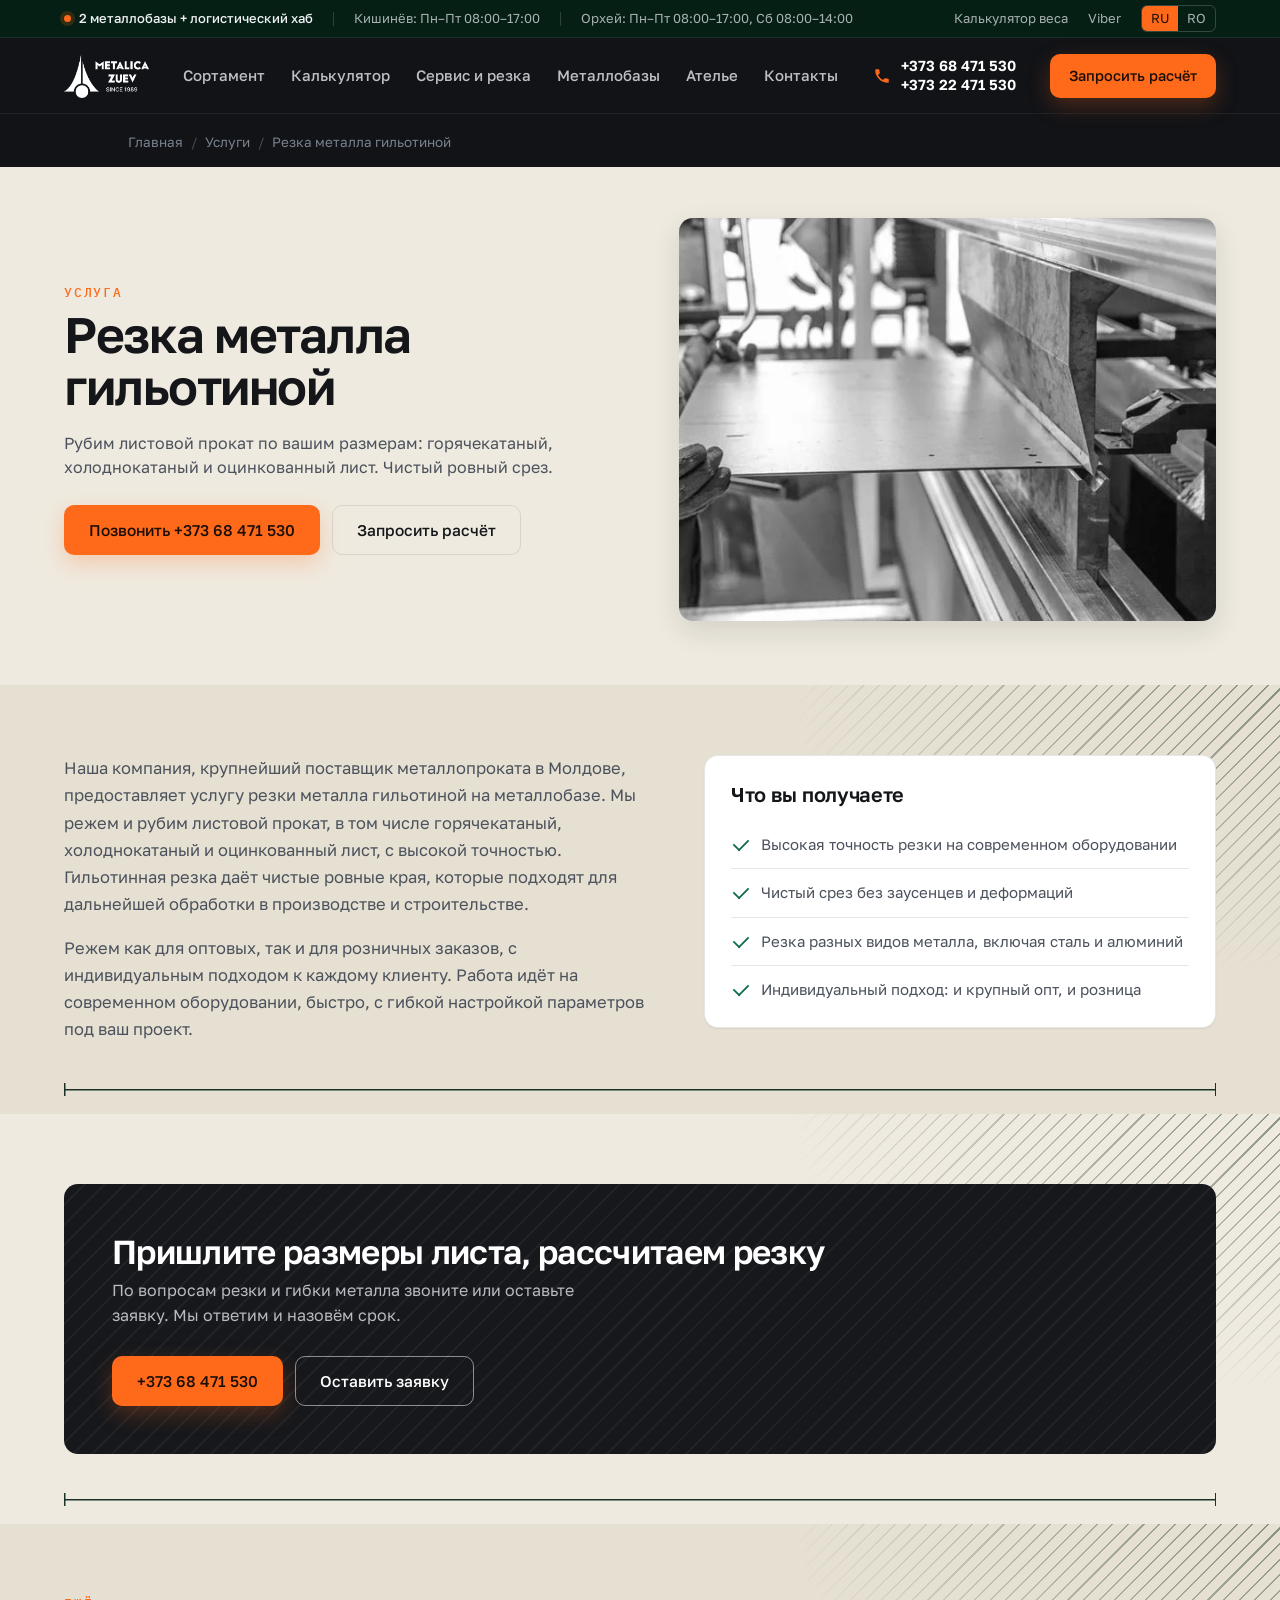
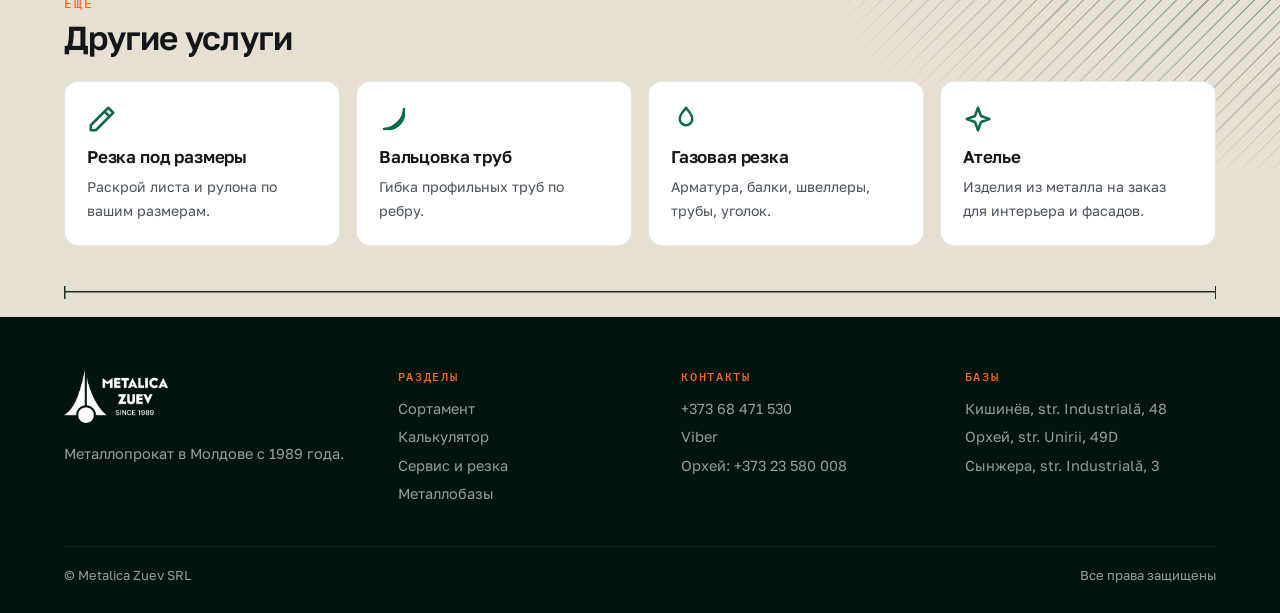
<file: ru/rezka-metalla-gilotinoj/index.html>
<!doctype html>
<html lang="ru"><head><meta charset="utf-8"><meta name="viewport" content="width=device-width,initial-scale=1">
<title>Резка листового металла гильотиной в Кишинёве | Metalica Zuev</title>
<meta name="description" content="Резка и рубка листового проката гильотиной по размерам заказчика: горячекатаный, холоднокатаный и оцинкованный лист. Металлобаза Metalica Zuev, Кишинёв.">
<link rel="preconnect" href="https://fonts.googleapis.com"><link rel="preconnect" href="https://fonts.gstatic.com" crossorigin>
<link href="https://fonts.googleapis.com/css2?family=Golos+Text:wght@400;500;600&family=IBM+Plex+Mono:wght@500&display=swap" rel="stylesheet">
<style>
/* ===== Metalica Zuev — тёмная версия: графит + оранжевый. Блоки чередуются: тёмный / светлый ===== */
:root{
  --orange:#FF6A1A;--orange-2:#FF8442;--orange-ink:#1A0E06;
  --d0:#0B0C0E;--d1:#111317;--d2:#171A1F;--d3:#20242B;
  --l0:#F2F1EE;--l1:#FFFFFF;
  --ff:"Golos Text",system-ui,sans-serif;--font-head:var(--ff);--font-body:var(--ff);--font-mark:"IBM Plex Mono",ui-monospace,monospace;
  --gutter:clamp(16px,5vw,80px);--radius:10px;
}
/* токены секции: тёмная по умолчанию */
.dark,body{--bg:var(--d1);--ink:#EEF0F3;--ink-2:#A3AAB4;--ink-3:#79818C;--line:rgba(255,255,255,.09);--panel:var(--d2);--panel-2:var(--d3);--panel-line:rgba(255,255,255,.08);--inp:#0E1013;--hover:rgba(255,255,255,.04)}
.light{--bg:var(--l0);--ink:#14161A;--ink-2:#4B525C;--ink-3:#7A818B;--line:rgba(20,22,26,.1);--panel:#fff;--panel-2:#F7F6F3;--panel-line:rgba(20,22,26,.08);--inp:#F6F5F2;--hover:rgba(20,22,26,.035)}

*{box-sizing:border-box;margin:0}
html{scroll-behavior:smooth;background:var(--d0)}
body{font:16px/1.55 var(--font-body);color:var(--ink);background:var(--d1);-webkit-font-smoothing:antialiased}
a{color:inherit;text-decoration:none}
:focus-visible{outline:2px solid var(--orange);outline-offset:3px;border-radius:6px}
section[id]{scroll-margin-top:20px}

/* Верхняя полоса */
.top{display:flex;align-items:center;gap:20px;padding:0 var(--gutter);height:38px;background:var(--d0);color:rgba(238,240,243,.7);font-size:13px;white-space:nowrap;border-bottom:1px solid rgba(255,255,255,.06)}
.top .badge{display:inline-flex;align-items:center;gap:8px;color:#EEF0F3;font-weight:500}
.top .badge i{width:7px;height:7px;border-radius:50%;background:var(--orange);box-shadow:0 0 0 4px rgba(255,106,26,.18)}
.top .sep{width:1px;height:14px;background:rgba(255,255,255,.16)}
.top .sp{flex:1}.top a:hover{color:#fff}
.lang{display:inline-flex;border:1px solid rgba(255,255,255,.18);border-radius:6px;overflow:hidden}
.lang a{padding:2px 9px}.lang a.on{background:var(--orange);color:var(--orange-ink)}

/* Навигация */
.nav{position:relative;z-index:5;display:flex;align-items:center;gap:34px;height:76px;padding:0 var(--gutter);background:var(--d1);border-bottom:1px solid rgba(255,255,255,.06)}
.nav img{height:44px;display:block}
.nav a,.nav li{white-space:nowrap}
.nav ul{display:flex;gap:26px;list-style:none;padding:0;font-size:15px;font-weight:500;color:rgba(238,240,243,.78)}
.nav ul a{padding:8px 0;border-bottom:2px solid transparent;transition:.2s}.nav ul a:hover{color:#fff;border-color:var(--orange)}
.nav .sp{flex:1}
.tel{display:flex;align-items:center;gap:10px;font:600 17px var(--font-body);color:#fff}
.tel svg{width:18px;height:18px;fill:var(--orange)}

/* Кнопки */
.btn{display:inline-flex;align-items:center;gap:10px;height:50px;padding:0 24px;border-radius:var(--radius);font:500 15.5px var(--font-body);border:1.5px solid transparent;cursor:pointer;transition:background .2s,color .2s,border-color .2s,transform .2s,box-shadow .2s;white-space:nowrap}
.btn.primary{background:var(--orange);color:var(--orange-ink);box-shadow:0 8px 22px rgba(255,106,26,.25)}
.btn.primary:hover{background:var(--orange-2);transform:translateY(-1px);box-shadow:0 12px 28px rgba(255,106,26,.32)}
.btn.primary:active{transform:none}
.btn.outline{background:transparent;color:var(--ink);border-color:var(--line)}
.dark .btn.outline,.hero .btn.outline{border-color:rgba(255,255,255,.22)}
.btn.outline:hover{border-color:var(--orange);color:var(--orange)}
.btn.ghost{background:transparent;color:var(--ink);border-color:var(--line)}
.btn.ghost:hover{border-color:var(--orange);color:var(--orange)}
.btn.sm{height:44px;padding:0 18px;font-size:14.5px}
.btn.xs{height:36px;padding:0 14px;font-size:13.5px;border-radius:8px}

/* ===== Первый экран (тёмный) ===== */
.hero{position:relative;min-height:clamp(520px,calc(100vh - 114px),1100px);min-height:clamp(520px,calc(100svh - 114px),1100px);overflow:hidden;background:
  radial-gradient(55% 75% at 78% 45%,rgba(236,228,214,.55) 0%,rgba(236,228,214,0) 70%),linear-gradient(90deg,#16181C 0%,#1A1D21 30%,#3B3934 46%,#8A8274 62%,#C9BFAE 80%,#DDD4C4 100%)}
.hero::before{content:"";position:absolute;inset:0;pointer-events:none;opacity:.45;
  background-image:linear-gradient(rgba(120,110,95,.12) 1px,transparent 1px),linear-gradient(90deg,rgba(120,110,95,.12) 1px,transparent 1px);background-size:64px 64px;
  -webkit-mask-image:radial-gradient(70% 70% at 62% 50%,#000,transparent 75%);mask-image:radial-gradient(70% 70% at 62% 50%,#000,transparent 75%)}
.stage{position:absolute;inset:0;z-index:1}
.copy{position:relative;z-index:2;display:flex;flex-direction:column;justify-content:center;min-height:inherit;padding:48px var(--gutter);max-width:min(640px,52vw);pointer-events:none}
.copy>*{pointer-events:auto}
.copy::before{content:"";position:absolute;z-index:-1;inset:-10% -30% -10% -20%;pointer-events:none;
  background:radial-gradient(55% 50% at 38% 50%,rgba(12,13,16,.85) 0%,rgba(12,13,16,.5) 55%,rgba(12,13,16,0) 100%)}
h1{font:600 clamp(40px,5vw,80px)/1.02 var(--font-head);letter-spacing:-.03em;color:#fff}
.since{margin-top:12px;font:400 clamp(20px,2vw,28px)/1.2 var(--font-head);color:var(--orange);letter-spacing:-.01em}
.lead{margin:20px 0 28px;max-width:470px;font-size:clamp(16px,1.15vw,18px);line-height:1.5;color:#A3AAB4}
.cta{display:flex;gap:12px;flex-wrap:wrap}
.facts{display:flex;gap:0;margin-top:36px}
.fact{padding:0 28px 0 0;margin-right:28px;border-right:1px solid rgba(255,255,255,.1)}
.fact:last-child{border:0;margin:0;padding:0}
.fact b{display:block;font:600 clamp(28px,2.6vw,38px)/1.05 var(--font-head);letter-spacing:-.025em;color:#fff}
.fact span{font-size:13.5px;color:#79818C}
.feats{display:flex;gap:26px;margin-top:22px;flex-wrap:wrap}
.feats span{position:relative;padding-left:14px;font-size:14px;font-weight:500;color:#D5D9DF}
.feats span::before{content:"";position:absolute;left:0;top:4px;bottom:4px;width:3px;border-radius:2px;background:var(--orange)}


/* Бегущая строка — оранжевая лента */
.marq{background:var(--orange);color:var(--orange-ink);overflow:hidden;white-space:nowrap}
.marq .track{display:inline-flex;padding:9px 0;animation:run 60s linear infinite}
.marq:hover .track{animation-play-state:paused}
.marq a{font:500 12.5px var(--font-mark);letter-spacing:.16em;text-transform:uppercase;padding:0 4px}
.marq a:hover{text-decoration:underline}
.marq a::after{content:"/";margin:0 20px;opacity:.5}
@keyframes run{to{transform:translateX(-50%)}}
@keyframes rise{from{opacity:0;transform:translateY(16px)}to{opacity:1;transform:none}}
.copy>*{animation:rise .8s both}.copy>*:nth-child(2){animation-delay:.08s}.copy>*:nth-child(3){animation-delay:.16s}.copy>*:nth-child(4){animation-delay:.24s}.copy>*:nth-child(n+5){animation-delay:.32s}
@media(prefers-reduced-motion:reduce){.marq .track{animation:none}.copy>*{animation:none}}

/* ===== Секции ===== */
.wrap{max-width:1320px;margin:0 auto;padding:0 var(--gutter)}
.sec{padding:clamp(44px,5.5vw,80px) 0;background:var(--bg);color:var(--ink)}
.head{display:flex;justify-content:space-between;align-items:flex-end;gap:28px;flex-wrap:wrap;margin-bottom:26px}
.kick{font:500 12.5px var(--font-mark);letter-spacing:.14em;text-transform:uppercase;color:var(--orange);margin-bottom:8px}
h2{font:600 clamp(26px,2.6vw,38px)/1.1 var(--font-head);letter-spacing:-.022em;max-width:720px}
.head p{max-width:420px;color:var(--ink-2);font-size:15px}

/* ===== Номенклатура: картинки с подписями ===== */
.tiles{display:grid;grid-template-columns:repeat(7,1fr);gap:8px 6px}
.tile{position:relative;display:flex;flex-direction:column;text-align:left;border:0;background:none;font:inherit;color:inherit;cursor:pointer;padding:0 0 10px;border-radius:12px;transition:background .2s}
.tile:hover{background:rgba(20,22,26,.04)}
.tile .pic{position:relative;aspect-ratio:4/3;display:grid;place-items:center}
.tile .pic::after{content:"";position:absolute;left:18%;right:18%;bottom:7%;height:10%;border-radius:50%;background:radial-gradient(closest-side,rgba(20,22,26,.22),rgba(20,22,26,0));z-index:0}
.tile img{position:relative;z-index:1;width:100%;height:100%;object-fit:contain;transition:transform .35s cubic-bezier(.2,.8,.2,1)}
.tile:hover img{transform:translateY(-4px) scale(1.04)}
.tile .cap{padding:2px 10px 0}
.tile .no{font:500 11px var(--font-mark);letter-spacing:.1em;color:var(--orange)}
.tile h3{font:600 15px/1.22 var(--font-head);letter-spacing:-.01em;margin:3px 0 3px}
.tile .sub{font-size:12.5px;line-height:1.35;color:var(--ink-3)}
.tile .more{display:inline-block;margin-top:6px;font-size:12.5px;font-weight:500;color:var(--orange);opacity:0;transform:translateY(3px);transition:.2s}
.tile:hover .more,.tile:focus-visible .more{opacity:1;transform:none}
.tile .add{position:absolute;z-index:2;top:8px;right:8px;width:30px;height:30px;border-radius:50%;border:1px solid var(--line);background:#fff;color:var(--ink);font-size:18px;line-height:1;display:grid;place-items:center;cursor:pointer;opacity:0;transition:.2s}
.tile:hover .add,.tile .add:focus-visible{opacity:1}
.tile .add:hover{background:var(--orange);border-color:var(--orange);color:var(--orange-ink)}

/* Диалог размеров */
dialog{margin:auto;max-height:calc(100vh - 24px);max-height:calc(100dvh - 24px);border:0;border-radius:16px;padding:0;max-width:min(760px,94vw);width:100%;box-shadow:0 30px 80px rgba(0,0,0,.5);background:var(--d2);color:#EEF0F3;--line:rgba(255,255,255,.09);--ink:#EEF0F3;--ink-3:#79818C}
dialog::backdrop{background:rgba(5,6,8,.78)}
.dlg-h{display:flex;justify-content:space-between;align-items:center;gap:14px;padding:18px 22px;border-bottom:1px solid var(--line)}
.dlg-h h3{font:600 21px var(--font-head);letter-spacing:-.02em}
.x{border:0;background:rgba(255,255,255,.08);width:36px;height:36px;border-radius:50%;cursor:pointer;font-size:20px;line-height:1;color:#EEF0F3}
.x:hover{background:var(--orange);color:var(--orange-ink)}
.dlg-b{padding:16px 22px 22px;flex:1;min-height:0;display:flex;flex-direction:column}
.search{width:100%;height:46px;border:1.5px solid var(--line);border-radius:10px;padding:0 14px;font:400 15.5px var(--font-body);margin-bottom:12px;background:#0E1013;color:#EEF0F3}
.search:focus{outline:none;border-color:var(--orange)}
.list{flex:1;min-height:90px;overflow:auto;border:1px solid var(--line);border-radius:10px}
.row{display:flex;justify-content:space-between;align-items:center;gap:12px;padding:9px 14px;border-bottom:1px solid var(--line);font-size:14.5px}
.row:last-child{border:0}.row:hover{background:rgba(255,255,255,.03)}
.count{font-size:13px;color:var(--ink-3);margin:8px 2px 0}

/* Панели, поля */
.panel{background:var(--panel);border:1px solid var(--panel-line);border-radius:14px;padding:24px}
.field{display:grid;gap:6px;margin-bottom:14px}.field label{font-size:13px;font-weight:500;color:var(--ink-2)}
.inp,select.inp{width:100%;height:48px;border:1.5px solid var(--panel-line);border-radius:10px;padding:0 14px;font:400 15.5px var(--font-body);background:var(--inp);color:var(--ink);appearance:none}
select.inp{background:var(--inp) url("data:image/svg+xml;utf8,<svg xmlns='http://www.w3.org/2000/svg' width='14' height='8'><path d='M1 1l6 6 6-6' fill='none' stroke='%23FF6A1A' stroke-width='2'/></svg>") no-repeat right 14px center}
select.inp option{background:var(--panel);color:var(--ink)}
.inp:focus{outline:none;border-color:var(--orange);box-shadow:0 0 0 3px rgba(255,106,26,.15)}
textarea.inp{height:auto;min-height:110px;padding:12px 14px;resize:vertical}
.two{display:grid;grid-template-columns:1fr 1fr;gap:12px}

/* Калькулятор */
.calc{display:grid;grid-template-columns:1fr 1fr;gap:20px;align-items:stretch}
.calc-r{display:flex;flex-direction:column;justify-content:center}
.result{margin:0 0 16px;padding:20px;border-radius:12px;background:linear-gradient(150deg,#2A1A10,#120C08);border:1px solid rgba(255,106,26,.25)}
.result b{display:block;font:600 36px/1.1 var(--font-head);letter-spacing:-.025em;color:var(--orange)}.result span{font-size:13px;color:var(--ink-2)}
.note0{margin-top:12px;font-size:13px;color:var(--ink-3)}.note0 a{color:var(--orange);text-decoration:underline;text-underline-offset:3px}

/* Справочник */
.hbtoggle{width:100%;display:flex;align-items:center;gap:16px;text-align:left;background:var(--panel);border:1px solid var(--panel-line);border-radius:14px;padding:18px 22px;cursor:pointer;font:inherit;color:var(--ink);transition:.2s}
.hbtoggle:hover{border-color:var(--orange)}
.hbtoggle span{flex:1;display:grid;gap:2px}.hbtoggle b{font:600 17px var(--font-head)}.hbtoggle small{font-size:13px;color:var(--ink-3)}
.hbtoggle em{font-style:normal;font-weight:500;font-size:14px;color:var(--orange)}
.hbtoggle i{width:10px;height:10px;border-right:2px solid var(--orange);border-bottom:2px solid var(--orange);transform:rotate(45deg) translateY(-2px);transition:.2s}
.hbtoggle[aria-expanded=true] i{transform:rotate(-135deg)}
.hb2{margin-top:12px;background:var(--panel);border:1px solid var(--panel-line);border-radius:14px;overflow:hidden}.hb2[hidden]{display:none}
.hbtop{display:flex;gap:14px;justify-content:space-between;align-items:center;flex-wrap:wrap;padding:16px 20px;border-bottom:1px solid var(--line)}
.hbtabs{display:flex;gap:6px;flex-wrap:wrap}
.hbtabs button{border:1px solid var(--line);background:transparent;color:var(--ink-2);border-radius:999px;padding:6px 13px;font:500 13.5px var(--font-body);cursor:pointer;transition:.2s}
.hbtabs button:hover{border-color:var(--ink-3)}.hbtabs button.on{background:var(--d1);border-color:var(--d1);color:#fff}
.hbq{width:230px;height:40px;font-size:14px}
.hbmeta{display:flex;gap:12px;justify-content:space-between;flex-wrap:wrap;padding:12px 20px;background:var(--panel-2);border-bottom:1px solid var(--line)}
.hbmeta b{font:600 15.5px var(--font-head)}.hbmeta span{font-size:12.5px;color:var(--ink-3)}
.tbl{max-height:460px;overflow:auto}
table{width:100%;border-collapse:collapse;font-size:14.5px}
th,td{padding:9px 20px;text-align:left;border-bottom:1px solid var(--line)}
th{position:sticky;top:0;background:var(--panel-2);font:500 12px var(--font-body);color:var(--ink-3);text-transform:uppercase;letter-spacing:.06em}
td.n{text-align:right;font-variant-numeric:tabular-nums}
tbody tr{cursor:pointer}tbody tr:hover td{background:var(--hover)}
td.go{text-align:right;color:var(--orange);font-size:13px;font-weight:500;white-space:nowrap;opacity:0;transition:.2s}
tbody tr:hover td.go{opacity:1}

/* Сервис */
.svc{display:grid;grid-template-columns:repeat(4,1fr);gap:1px;background:var(--line);border:1px solid var(--line);border-radius:14px;overflow:hidden}
.svc .s{padding:24px 22px 28px;background:var(--bg);transition:background .2s}
.svc .s:hover{background:var(--panel)}
.svc .s .n{font:500 12.5px var(--font-mark);color:var(--orange);letter-spacing:.1em}
.svc .s h3{font:600 18.5px/1.2 var(--font-head);margin:12px 0 8px;letter-spacing:-.01em}
.svc .s p{font-size:14.5px;color:var(--ink-2)}

/* О компании */
.about{display:grid;grid-template-columns:minmax(260px,420px) 1fr;gap:clamp(28px,5vw,72px);align-items:center}
.about .ph{margin:0;border-radius:14px;overflow:hidden;aspect-ratio:4/5;background:#ddd}
.about .ph img{width:100%;height:100%;object-fit:cover;display:block;filter:saturate(.85) contrast(1.05)}
.about h2{margin-bottom:14px}
.about .at p{max-width:520px;color:var(--ink-2);font-size:16.5px}
.facts3{display:flex;gap:clamp(24px,4vw,56px);margin:26px 0;flex-wrap:wrap}
.facts3 b{display:block;font:600 clamp(28px,3vw,40px)/1.1 var(--font-head);letter-spacing:-.02em;color:var(--ink)}
.facts3 b::after{content:"";display:block;width:22px;height:3px;border-radius:2px;background:var(--orange);margin-top:8px}
.facts3 span{font-size:13.5px;color:var(--ink-3)}
.about .acts{display:flex;gap:12px;flex-wrap:wrap}

/* Базы */
.band{margin:0 0 20px;border-radius:14px;overflow:hidden;height:clamp(150px,20vw,280px)}
.band img{width:100%;height:100%;object-fit:cover;object-position:50% 58%;display:block;filter:saturate(.8) brightness(.85)}
.bases{display:grid;grid-template-columns:minmax(280px,400px) 1fr;gap:20px}
.btabs{display:grid;gap:8px;align-content:start}
.bt{text-align:left;border:1.5px solid var(--panel-line);background:var(--panel);border-radius:12px;padding:16px 18px;cursor:pointer;font:inherit;color:inherit;transition:border-color .2s}
.bt:hover{border-color:var(--ink-3)}.bt.on{border-color:var(--orange)}
.bt b{display:block;font:600 17px/1.25 var(--font-head)}.bt span{font-size:13.5px;color:var(--ink-2)}
.bd{border:1px solid var(--panel-line);border-radius:14px;overflow:hidden;background:var(--panel)}
.bd .info{padding:20px 22px;display:grid;gap:9px;font-size:14.5px}
.bd .info .hrs{color:var(--ink-2)}.bd ul{margin:4px 0 0;padding-left:18px;color:var(--ink-2);font-size:14px}
.bd .links{display:flex;gap:10px;flex-wrap:wrap;margin-top:6px}
.maps{position:relative;height:300px;background:#1a1d22}
.maps::after{content:"Загрузка карты…";position:absolute;inset:0;display:grid;place-items:center;font:500 12px var(--font-mark);letter-spacing:.12em;text-transform:uppercase;color:#6A727D}
.map{position:absolute;inset:0;z-index:1;width:100%;height:100%;border:0;display:block;opacity:0;transition:opacity .3s}
.map.ready{opacity:1}.map[hidden]{display:none}

/* Заявка */
.order{display:grid;grid-template-columns:1fr minmax(300px,400px);gap:20px;align-items:start}
.basket{display:grid;gap:6px;margin:0 0 14px}
.chip{display:flex;justify-content:space-between;gap:10px;align-items:center;padding:8px 12px;background:var(--panel-2);border:1px solid var(--panel-line);border-radius:9px;font-size:14px}
.chip button{border:0;background:transparent;cursor:pointer;font-size:16px;color:var(--orange)}
.contact{padding:24px;border-radius:14px;background:var(--d1);color:#EEF0F3;display:grid;gap:14px}
.contact h3{font:600 21px var(--font-head);letter-spacing:-.02em}
.contact .big{font:600 28px var(--font-head);letter-spacing:-.02em;color:var(--orange)}
.contact small{display:block;color:#79818C;font-size:13px}
.contact a.btn{justify-content:center}
.btn.white{background:#fff;color:var(--d1)}.btn.white:hover{background:var(--orange);color:var(--orange-ink)}
.btn.line{background:transparent;color:#fff;border-color:rgba(255,255,255,.22)}.btn.line:hover{border-color:var(--orange);color:var(--orange)}
.ok{display:none;margin-top:14px;padding:12px 14px;border-radius:10px;background:rgba(255,106,26,.12);color:#B5480C;font-weight:500}
.file{font-size:14px;padding-top:12px}
.fab{position:fixed;right:20px;bottom:20px;z-index:40;display:none;align-items:center;gap:10px;height:52px;padding:0 22px;border-radius:999px;background:var(--orange);color:var(--orange-ink);font:500 15px var(--font-body);box-shadow:0 12px 30px rgba(255,106,26,.35);border:0;cursor:pointer}
.fab.show{display:inline-flex}.fab b{background:var(--orange-ink);color:#fff;border-radius:999px;min-width:24px;height:24px;display:grid;place-items:center;font-size:13px;padding:0 6px}

/* Кнопка «наверх» — над кнопкой заявки, если она видна */
.totop{position:fixed;right:20px;bottom:20px;z-index:41;width:48px;height:48px;border-radius:50%;border:1px solid rgba(255,255,255,.14);background:rgba(20,23,28,.88);backdrop-filter:blur(8px);-webkit-backdrop-filter:blur(8px);color:#fff;display:grid;place-items:center;cursor:pointer;box-shadow:0 10px 26px rgba(0,0,0,.3);opacity:0;transform:translateY(10px);pointer-events:none;transition:opacity .25s,transform .25s,background .2s}
.totop.show{opacity:1;transform:none;pointer-events:auto}
.totop:hover{background:var(--orange);color:var(--orange-ink);border-color:var(--orange)}
.totop svg{width:20px;height:20px;fill:none;stroke:currentColor;stroke-width:2.2;stroke-linecap:round;stroke-linejoin:round}
.fab.show~.totop{bottom:86px}

/* Подвал */
footer{background:var(--d0);color:rgba(238,240,243,.62);padding:52px 0 28px;font-size:14.5px}
.fg{display:grid;grid-template-columns:1.2fr 1fr 1fr 1fr;gap:32px}
footer h4{font:500 12px var(--font-mark);letter-spacing:.14em;text-transform:uppercase;color:var(--orange);margin-bottom:14px}
footer a:hover{color:#fff}footer p{margin-bottom:6px}
.copy2{margin-top:34px;padding-top:18px;border-top:1px solid rgba(255,255,255,.08);font-size:13px;display:flex;justify-content:space-between;gap:20px;flex-wrap:wrap}

/* ===== Адаптив ===== */
@media(max-width:1280px){.tiles{grid-template-columns:repeat(5,1fr)}}
@media(max-width:1180px){.top .hide-m{display:none}.svc{grid-template-columns:repeat(2,1fr)}.fg{grid-template-columns:1fr 1fr}}
@media(max-width:980px){
  .top{overflow:hidden}.nav ul,.nav .tel span{display:none}.nav{gap:14px}
  .hero{min-height:0;display:flex;flex-direction:column;background:linear-gradient(180deg,#16181C 0%,#1A1D21 46%,#4A463F 60%,#A79E8F 78%,#D9D0C0 100%)}
  .copy{order:1;max-width:none;min-height:0;padding:30px var(--gutter) 0}
  .copy::before{display:none}
  .stage{order:2;position:relative;inset:auto;height:clamp(300px,78vw,520px);margin-top:-10px}
    .calc,.bases,.order,.about{grid-template-columns:1fr}
  .about .ph{max-width:420px;aspect-ratio:4/3}
  .tiles{grid-template-columns:repeat(4,1fr)}
}
@media(max-width:700px){
  .top .badge{display:none}.top{justify-content:space-between}.top .sp{display:none}
  .nav>.btn{display:none}
  .nav .tel{margin-left:auto;padding:8px 14px;border:1px solid rgba(255,255,255,.16);border-radius:999px;font-size:15px}
  .nav .tel span{display:inline}
  h1{font-size:clamp(32px,9vw,40px)}
  .since{font-size:19px;margin-top:6px}
  .lead{margin:12px 0 18px}
  .hero .cta{flex-direction:column;align-items:stretch}.hero .cta .btn{justify-content:center}
  .facts{margin-top:22px}.fact{padding-right:20px;margin-right:20px}
  .feats{gap:10px 20px;margin-top:16px}
  .tiles{grid-template-columns:repeat(2,1fr);gap:4px}
  .tile .more{display:none}.tile .add{opacity:1}
  .hbq{width:100%}td.go,th.go{display:none}th,td{padding:9px 14px}
  .hbtabs{flex-wrap:nowrap;overflow-x:auto;scrollbar-width:none}.hbtabs button{white-space:nowrap;flex:0 0 auto}
}
@media(max-width:560px){.svc,.fg,.two{grid-template-columns:1fr}}

/* ===== Фото-версия: первый экран — фотография с эффектом глубины ===== */
.hero{background:#121417}
.hero::before{display:none}
.stage{overflow:hidden;perspective:1400px}
.stage .ph{position:absolute;inset:-5%;transform-origin:62% 50%;will-change:transform}
.stage .ph img{display:block;width:100%;height:100%;object-fit:cover;object-position:70% 40%;animation:phin 1.8s cubic-bezier(.2,.7,.2,1) both}
@keyframes phin{from{opacity:0;transform:scale(1.08)}to{opacity:1;transform:none}}
.stage::after{content:"";position:absolute;inset:0;pointer-events:none;
  background:linear-gradient(90deg,rgba(18,20,23,.94) 0%,rgba(18,20,23,.72) 28%,rgba(18,20,23,0) 56%),linear-gradient(0deg,rgba(18,20,23,.55) 0%,rgba(18,20,23,0) 22%)}
.copy{will-change:transform,opacity}
@media(max-width:980px){
  .hero{background:#121417}
  .stage{height:clamp(280px,70vw,480px);margin-top:-30px}
  .stage .ph img{object-position:78% 45%}
  .stage::after{background:linear-gradient(180deg,#121417 0%,rgba(18,20,23,0) 30%)}
}
@media(prefers-reduced-motion:reduce){.stage .ph img{animation:none}}
/* 3D-модель позиции сверху окна размеров */
.dlg-3d{position:relative;height:clamp(120px,19vh,160px);border-bottom:1px solid var(--line);cursor:grab;touch-action:pan-y;background:#1c1f25;isolation:isolate;transform:translateZ(0)}
.dlg-3d.grab{cursor:grabbing}
.dlg-3d canvas{position:absolute;inset:0;width:100%;height:100%;display:block}
.dlg-3d[hidden]{display:none}
/* Вариант первого экрана ?hero=building: 3D-разрез здания (src/building.js) вместо фото */
.bld{display:none}
.hb .bld{display:block;position:absolute;inset:0}
.hb .stage .ph{display:none}
.hb.hb-fail .stage .ph{display:block}
.hb.hb-fail .bld{display:none}
/* телефон (только вариант building): hero = ровно один экран (svh учитывает панель Safari), сверху компактный текст, остальное — сцена */
@media(max-width:700px){
  .hb .hero{min-height:calc(100svh - var(--hdr,114px));min-height:calc(100svh - var(--hdr,114px) - env(safe-area-inset-bottom,0px))}
  .hb .copy{padding:14px var(--gutter) 0}
  .hb .copy h1{font-size:clamp(26px,7.4vw,32px);line-height:1.04}
  .hb .copy .since{font-size:16px;margin-top:4px}
  .hb .copy .lead{display:none}
  .hb .hero .cta{flex-direction:row;gap:8px;margin-top:12px}
  .hb .hero .cta .btn{flex:1;height:42px;padding:0 8px;font-size:14px}
  .hb .facts{margin-top:12px}.hb .fact{padding-right:16px;margin-right:16px}.hb .fact b{font-size:22px}.hb .fact span{font-size:12px}
  .hb .feats{display:none}
  .hb .stage{flex:1 1 auto;height:auto;min-height:260px;margin-top:0}
}
.bld canvas{position:absolute;inset:0;width:100%;height:100%;display:block;opacity:0;transition:opacity .9s ease}
.bld canvas.on{opacity:1}
@media(prefers-reduced-motion:reduce){.bld canvas{transition:none}}
/* WebGL-слой глубины: лежит поверх обычного фото и плавно проявляется */
.stage .ph .gl{position:absolute;inset:0;width:100%;height:100%;display:block;opacity:0;transition:opacity .5s ease}
.stage .ph .gl.on{opacity:1}

/* ===== Фирменный зелёный =====
   Переключатель для сравнения: ?g=0 — как было, ?g=1 — зелёная полоса, подвал и один блок, ?g=2 (по умолчанию) — ещё бежевый фон с чертёжными штрихами.
   Правило: оранжевый — действие (кнопки), зелёный — бренд и структура (фоны, штрихи). */
:root{--green:#051F15;--green-2:#082A1D;--green-3:#0C3324;--green-ink:#BFE3D0}
.g1 .top,.g2 .top{background:var(--green);border-bottom-color:rgba(255,255,255,.08)}
.g1 footer,.g2 footer{background:#03140D}
.g1 #bases.dark,.g2 #bases.dark{--bg:var(--green);--panel:var(--green-2);--panel-2:var(--green-3);--line:rgba(255,255,255,.13);--panel-line:rgba(255,255,255,.11);--inp:#041A11;--ink-3:#86AB99}
.g1 #bases.dark{background:var(--green)}
/* бежевый фон светлых блоков и чертёжные штрихи */
.g2 .light{--bg:#EFEADF;--panel-2:#F6F2E9;--inp:#F4F0E6}
.g2 .sec.light{position:relative;overflow:hidden}
.g2 .sec.light>*{position:relative;z-index:1}
.g2 .sec.light::before,.g2 .sec.light::after{content:"";position:absolute;pointer-events:none;z-index:0}
/* штриховка (как заливка сечения на чертеже) — в правом верхнем углу, растворяется к центру */
.g2 .sec.light::before{top:0;right:0;width:min(52%,680px);height:min(86%,520px);
  background:repeating-linear-gradient(135deg,rgba(5,31,21,.42) 0 1.5px,transparent 1.5px 11px);
  -webkit-mask-image:radial-gradient(95% 100% at 100% 0,#000 0%,rgba(0,0,0,.55) 40%,transparent 78%);mask-image:radial-gradient(95% 100% at 100% 0,#000 0%,rgba(0,0,0,.55) 40%,transparent 78%)}
/* размерная линия с засечками — вдоль нижней границы блока */
.g2 .sec.light::after{left:var(--gutter);right:var(--gutter);bottom:18px;height:13px;opacity:.9;
  background:linear-gradient(#051F15,#051F15) center/100% 1.5px no-repeat,linear-gradient(#051F15,#051F15) left center/1.5px 13px no-repeat,linear-gradient(#051F15,#051F15) right center/1.5px 13px no-repeat}

/* ===== Меню как на основном сайте: Ателье, два телефона, бургер, карточки услуг ===== */
.telbox{display:flex;align-items:center;gap:10px;margin-left:auto}
.telbox svg{width:18px;height:18px;fill:var(--orange);flex:none}
.telbox .tl{display:grid;gap:1px;font:600 14.5px/1.25 var(--font-body);color:#fff}
.telbox .tl a:hover{color:var(--orange)}
.nav .sp{display:none}
.burger{display:none;flex-direction:column;justify-content:center;gap:5px;width:46px;height:46px;padding:0 11px;border:1px solid rgba(255,255,255,.18);border-radius:10px;background:transparent;cursor:pointer}
.burger i{display:block;height:2px;border-radius:2px;background:#fff;transition:transform .2s,opacity .2s}
.burger[aria-expanded=true] i:nth-child(1){transform:translateY(7px) rotate(45deg)}
.burger[aria-expanded=true] i:nth-child(2){opacity:0}
.burger[aria-expanded=true] i:nth-child(3){transform:translateY(-7px) rotate(-45deg)}
.mnav{display:none;position:absolute;top:100%;left:0;right:0;z-index:60;background:var(--d1);border-bottom:1px solid rgba(255,255,255,.08);box-shadow:0 24px 48px rgba(0,0,0,.45);padding:8px 0 18px}
.mnav.open{display:block}
.mnav>a{display:block;padding:14px var(--gutter);font:500 17px var(--font-body);color:#EEF0F3;border-bottom:1px solid rgba(255,255,255,.07)}
.mnav .mtel{display:flex;gap:10px;flex-wrap:wrap;padding:16px var(--gutter) 0}
@media(max-width:1180px){.nav ul{display:none}.burger{display:inline-flex}.nav{gap:16px}.nav>.btn{display:none}}
@media(max-width:700px){.telbox .tl a:nth-child(2){display:none}.telbox svg{display:none}}
.svph{margin:34px 0 14px;font:500 13px var(--font-mark);letter-spacing:.14em;text-transform:uppercase;color:var(--ink-3)}
.svp{display:grid;grid-template-columns:repeat(5,1fr);gap:14px}
.svp a{position:relative;display:block;aspect-ratio:4/3;border-radius:12px;overflow:hidden;background:var(--d2);transition:transform .25s,box-shadow .25s}
.svp a img{width:100%;height:100%;object-fit:cover;display:block;transition:transform .5s}
.svp a::after{content:"";position:absolute;inset:0;background:linear-gradient(180deg,rgba(11,12,14,.1) 30%,rgba(11,12,14,.78))}
.svp a span{position:absolute;left:14px;right:14px;bottom:12px;z-index:1;font:600 15px/1.25 var(--font-head);color:#fff;letter-spacing:-.01em}
.svp a:hover{transform:translateY(-3px);box-shadow:0 14px 32px rgba(0,0,0,.35)}.svp a:hover img{transform:scale(1.05)}
@media(max-width:1180px){.svp{grid-template-columns:repeat(3,1fr)}}
@media(max-width:700px){.svp{grid-template-columns:repeat(2,1fr)}}

/* окно размеров помещается в экран: шапка и 3D фиксированы, список прокручивается внутри */
dialog[open]{display:flex;flex-direction:column;overflow:hidden}
.dlg-h,.dlg-3d{flex:none}
@media(max-width:700px){
  .dlg-h{padding:12px 14px}.dlg-h h3{font-size:18px}.x{width:34px;height:34px}
  .dlg-3d{height:clamp(96px,17vh,130px);height:clamp(96px,17dvh,130px)}
  .dlg-b{padding:12px 12px 12px}.search{height:42px;margin-bottom:10px}
  .row{padding:8px 10px;font-size:14px}
  /* первый экран на телефоне: мягкие края фото вместо резкого контраста */
  .stage::after{background:linear-gradient(180deg,#121417 0%,rgba(18,20,23,.0) 28%,rgba(18,20,23,.16) 60%,rgba(18,20,23,.72) 100%)}
}
@media(min-width:701px) and (max-width:980px){
  .stage::after{background:linear-gradient(180deg,#121417 0%,rgba(18,20,23,0) 28%,rgba(18,20,23,.14) 60%,rgba(18,20,23,.6) 100%)}
}


.crumbs{padding:18px 0 0;font-size:13.5px;color:var(--ink-3)}
.crumbs a:hover{color:var(--s700)}.crumbs span{margin:0 8px;opacity:.5}
.sp-hero{padding:clamp(28px,4vw,56px) 0 clamp(36px,5vw,72px)}
.sp-hero .wrap{display:grid;grid-template-columns:1.05fr 1fr;gap:clamp(28px,4vw,64px);align-items:center}
.sp-hero h1{font-size:clamp(32px,3.9vw,56px);line-height:1.06;margin:6px 0 18px}
.sp-hero .lead{margin:0 0 26px;max-width:520px}
.sp-ph{border-radius:14px;overflow:hidden;box-shadow:var(--sh2);aspect-ratio:4/3;background:var(--s100)}
.sp-ph img{width:100%;height:100%;object-fit:cover;display:block}
.sp-two{display:grid;grid-template-columns:1.15fr 1fr;gap:clamp(28px,4vw,64px);align-items:start}
.sp-text p{margin-bottom:16px;color:var(--ink-2);font-size:16.5px;line-height:1.65}
.sp-text p:last-child{margin:0}
.adv{border:1px solid var(--line);border-radius:14px;background:#fff;padding:26px 26px 14px;box-shadow:var(--sh1)}
.adv h2{font:600 20px/1.25 var(--font-head);letter-spacing:-.015em;margin-bottom:14px}
.adv ul{list-style:none;padding:0;margin:0}
.adv li{position:relative;padding:12px 0 12px 30px;border-top:1px solid var(--line);font-size:15px;color:var(--ink-2)}
.adv li:first-child{border:0}
.adv li::before{content:"";position:absolute;left:2px;top:17px;width:14px;height:8px;border-left:2.5px solid var(--green-600);border-bottom:2.5px solid var(--green-600);transform:rotate(-45deg) scale(.9)}
.more{display:grid;grid-template-columns:repeat(4,1fr);gap:16px}
.more a{display:block;padding:22px;border:1px solid var(--line);border-radius:14px;background:#fff;transition:.2s}
.more a:hover{border-color:var(--s500);box-shadow:var(--sh2);transform:translateY(-2px)}
.more b{display:block;font:600 17px/1.25 var(--font-head);letter-spacing:-.01em;margin-bottom:6px}
.more small{font-size:14px;color:var(--ink-2)}
.more svg{width:30px;height:30px;stroke:var(--green-600);fill:none;stroke-width:2;stroke-linecap:round;stroke-linejoin:round;display:block;margin-bottom:12px}
.lbx{position:fixed;inset:0;z-index:70;background:rgba(15,14,21,.88);display:none;place-items:center;padding:4vw;cursor:zoom-out}
.lbx.on{display:grid}
.lbx img{max-width:min(960px,92vw);max-height:88vh;border-radius:12px;box-shadow:0 30px 80px rgba(0,0,0,.5)}
.at-svc .c img,.work img{cursor:zoom-in}
.band2{background:var(--s900);color:#fff;border-radius:14px;padding:clamp(28px,4vw,48px);display:flex;align-items:center;justify-content:space-between;gap:28px;flex-wrap:wrap;background-image:repeating-linear-gradient(135deg,rgba(255,255,255,.045) 0 2px,transparent 2px 14px)}
.band2 h2{font:600 clamp(24px,2.6vw,34px)/1.15 var(--font-head);letter-spacing:-.02em;margin-bottom:8px}
.band2 p{color:rgba(232,231,240,.78);max-width:520px}
.band2 .acts{display:flex;gap:12px;flex-wrap:wrap}
.band2 .btn.primary{background:var(--green-600)}
/* Ателье */
.at-hero{position:relative;color:#fff;min-height:clamp(420px,56vh,560px);display:flex;align-items:flex-end;overflow:hidden;background:var(--s900)}
.at-hero img{position:absolute;inset:0;width:100%;height:100%;object-fit:cover}
.at-hero::after{content:"";position:absolute;inset:0;background:linear-gradient(90deg,rgba(21,19,29,.88) 0%,rgba(21,19,29,.62) 48%,rgba(21,19,29,.12) 100%)}
.at-hero .wrap{position:relative;z-index:2;width:100%;padding-top:48px;padding-bottom:clamp(32px,5vw,64px)}
.at-hero .kick{color:#9BE3C6}
.at-hero h1{color:#fff;font-size:clamp(32px,4.2vw,60px);max-width:780px;margin-bottom:16px}
.at-hero p{max-width:540px;color:rgba(255,255,255,.86);font-size:17px;margin-bottom:26px}
.at-hero .btn.outline,.band2 .btn.outline{background:transparent;color:#fff;border-color:rgba(255,255,255,.5);box-shadow:none}.at-hero .btn.outline:hover,.band2 .btn.outline:hover{background:#fff;color:var(--s900);border-color:#fff}
.at-facts{display:grid;grid-template-columns:repeat(3,1fr);gap:16px;margin-top:-34px;position:relative;z-index:3}
.at-facts div{background:#fff;border:1px solid var(--line);border-radius:14px;padding:22px 26px;box-shadow:var(--sh2)}
.at-facts b{display:block;font:600 clamp(30px,3vw,42px)/1 var(--font-head);letter-spacing:-.025em;color:var(--green-700)}
.at-facts div>span{font-size:14.5px;color:var(--ink-2)}
.at-svc{display:grid;grid-template-columns:repeat(3,1fr);gap:16px}
.at-svc .c{border:1px solid var(--line);border-radius:14px;background:#fff;overflow:hidden;display:flex;flex-direction:column}
.at-svc .c img{width:100%;aspect-ratio:16/10;object-fit:cover;display:block}
.at-svc .c div{padding:18px 20px 22px}
.at-svc h3{font:600 18px/1.25 var(--font-head);letter-spacing:-.01em}
.at-svc .c.t{grid-column:span 2;padding:24px;background:var(--s900);color:#fff;justify-content:flex-end;min-height:180px}
.at-svc .c.t h3{font-size:20px}.at-svc .c.t p{margin-top:8px;color:rgba(232,231,240,.8);font-size:15px}
.work{display:grid;grid-template-columns:repeat(3,1fr);gap:18px}
.work article{border:1px solid var(--line);border-radius:14px;background:#fff;overflow:hidden;box-shadow:var(--sh1);display:flex;flex-direction:column}
.work img{width:100%;aspect-ratio:4/3;object-fit:cover;display:block}
.work div{padding:20px 22px 24px}
.work h3{font:600 18px/1.25 var(--font-head);letter-spacing:-.01em;margin-bottom:8px}
.work p{font-size:14.5px;color:var(--ink-2)}
.work .grp{grid-column:1/-1;font:500 13px var(--font-mark);letter-spacing:.14em;text-transform:uppercase;color:var(--s500);margin:10px 0 -4px}
.grp-h{margin:0 0 14px;font:500 13px var(--font-mark);letter-spacing:.14em;text-transform:uppercase;color:var(--s500)}
.three{display:grid;grid-template-columns:repeat(3,1fr);gap:16px}
.three p{padding:22px;border:1px solid var(--line);border-radius:14px;background:#fff;font-size:15.5px;color:var(--ink-2)}
.cont{display:grid;grid-template-columns:repeat(3,1fr);gap:16px}
.cont div{padding:22px;border:1px solid var(--line);border-radius:14px;background:#fff}
.cont small{display:block;font:500 12px var(--font-mark);letter-spacing:.12em;text-transform:uppercase;color:var(--ink-3);margin-bottom:8px}
.cont a,.cont span{display:block;font:600 18px/1.35 var(--font-head);letter-spacing:-.01em}
.cont a:hover{color:var(--green-600)}
@media(max-width:1180px){.more{grid-template-columns:repeat(2,1fr)}.at-svc,.work{grid-template-columns:repeat(2,1fr)}}
@media(max-width:900px){.sp-hero .wrap,.sp-two{grid-template-columns:1fr}.sp-ph{aspect-ratio:16/10}.at-facts,.three,.cont{grid-template-columns:1fr}.at-facts{margin-top:-24px}.at-hero::after{background:linear-gradient(180deg,rgba(21,19,29,.5),rgba(21,19,29,.88))}}
@media(max-width:560px){.more,.at-svc,.work{grid-template-columns:1fr}.at-svc .c.t{grid-column:auto}.band2{padding:26px 22px}.band2 .acts{width:100%}.band2 .acts .btn{flex:1;justify-content:center}}

/* привязка переменных исходных стилей к палитре фото-версии */
:root{--s100:#E8E3D6;--s500:#4B525C;--s700:#1B1E24;--s900:#16181C;--sh1:0 1px 2px rgba(20,22,26,.06);--sh2:0 10px 28px rgba(20,22,26,.12);--green-600:#0E6B47;--green-700:#051F15}
.sec.alt{--bg:#E8E3D6}
.g2 .sec.alt{--bg:#E6E0D2}
.sp-hero{background:var(--bg);color:var(--ink)}
.sp-hero h1{color:var(--ink)}
.band2 .btn.primary,.c3d .btn.primary{background:var(--orange);color:var(--orange-ink)}
.at-hero .kick{color:#FFB48A}
.crumbs{padding:18px var(--gutter) 14px;background:var(--d1)}
.crumbs a:hover{color:var(--orange)}
.sp-hero .lead{color:var(--ink-2)}
.at-hero .lead{color:rgba(255,255,255,.86)}
</style><script>document.documentElement.className='g'+(new URLSearchParams(location.search).get('g')||'2');try{history.scrollRestoration='manual'}catch(e){}function _top(){scrollTo({top:0,left:0,behavior:'instant'})}_top();addEventListener('DOMContentLoaded',_top);addEventListener('load',_top);addEventListener('pageshow',_top)</script></head><body>
<div class="top">
  <span class="badge"><i></i>2 металлобазы + логистический хаб</span><span class="sep hide-m"></span>
  <span class="hide-m">Кишинёв: Пн–Пт 08:00–17:00</span><span class="sep hide-m"></span><span class="hide-m">Орхей: Пн–Пт 08:00–17:00, Сб 08:00–14:00</span>
  <span class="sp"></span>
  <a href="../../index.html#calc">Калькулятор веса</a><a href="viber://chat?number=%2B37368471530">Viber</a>
  <span class="lang"><a class="on" href="#">RU</a><a href="../../index.html">RO</a></span>
</div>

<header class="nav">
  <a href="../../index.html"><img src="../../img/logo-white.png" alt="Metalica Zuev"></a>
  <ul><li><a href="../../index.html#catalog">Сортамент</a></li><li><a href="../../index.html#calc">Калькулятор</a></li><li><a href="../../index.html#service">Сервис и резка</a></li><li><a href="../../index.html#bases">Металлобазы</a></li><li><a href="../atelier/index.html">Ателье</a></li><li><a href="../../index.html#order">Контакты</a></li></ul>
  <span class="sp"></span>
  <div class="telbox"><svg viewBox="0 0 24 24" aria-hidden="true"><path d="M6.6 10.8a15.1 15.1 0 0 0 6.6 6.6l2.2-2.2a1 1 0 0 1 1-.25 11.4 11.4 0 0 0 3.6.57 1 1 0 0 1 1 1V20a1 1 0 0 1-1 1A17 17 0 0 1 3 4a1 1 0 0 1 1-1h3.5a1 1 0 0 1 1 1c0 1.25.2 2.45.57 3.57a1 1 0 0 1-.25 1z"/></svg><div class="tl"><a href="tel:+37368471530">+373 68 471 530</a><a href="tel:+37322471530">+373 22 471 530</a></div></div>
  <a class="btn primary sm" href="../../index.html#order">Запросить расчёт</a>
<button class="burger" id="burger" type="button" aria-expanded="false" aria-controls="mnav" aria-label="Меню"><i></i><i></i><i></i></button><nav class="mnav" id="mnav" aria-label="Мобильное меню"><a href="../../index.html#catalog">Сортамент</a><a href="../../index.html#calc">Калькулятор</a><a href="../../index.html#service">Сервис и резка</a><a href="../../index.html#bases">Металлобазы</a><a href="../atelier/index.html">Ателье</a><a href="../../index.html#order">Контакты</a><div class="mtel"><a class="btn primary sm" href="tel:+37368471530">+373 68 471 530</a><a class="btn outline sm" href="tel:+37322471530">+373 22 471 530</a><a class="btn outline sm" href="viber://chat?number=%2B37368471530">Viber</a></div></nav></header>
<div class="wrap"><nav class="crumbs" aria-label="Навигация"><a href="../../index.html">Главная</a><span>/</span><a href="../../index.html#service">Услуги</a><span>/</span>Резка металла гильотиной</nav></div>
<section class="sp-hero light"><div class="wrap">
  <div><div class="kick">Услуга</div><h1>Резка металла гильотиной</h1><p class="lead">Рубим листовой прокат по вашим размерам: горячекатаный, холоднокатаный и оцинкованный лист. Чистый ровный срез.</p>
    <div class="cta"><a class="btn primary" href="tel:+37368471530">Позвонить +373 68 471 530</a><a class="btn outline" href="../../index.html#order">Запросить расчёт</a></div></div>
  <div class="sp-ph"><img src="../../img/svc-gilotina.webp" alt="Резка листового металла гильотиной"></div>
</div></section>
<section class="sec light alt"><div class="wrap sp-two">
  <div class="sp-text"><p>Наша компания, крупнейший поставщик металлопроката в Молдове, предоставляет услугу резки металла гильотиной на металлобазе. Мы режем и рубим листовой прокат, в том числе горячекатаный, холоднокатаный и оцинкованный лист, с высокой точностью. Гильотинная резка даёт чистые ровные края, которые подходят для дальнейшей обработки в производстве и строительстве.</p><p>Режем как для оптовых, так и для розничных заказов, с индивидуальным подходом к каждому клиенту. Работа идёт на современном оборудовании, быстро, с гибкой настройкой параметров под ваш проект.</p></div>
  <div class="adv"><h2>Что вы получаете</h2><ul><li>Высокая точность резки на современном оборудовании</li><li>Чистый срез без заусенцев и деформаций</li><li>Резка разных видов металла, включая сталь и алюминий</li><li>Индивидуальный подход: и крупный опт, и розница</li></ul></div>
</div></section>
<section class="sec light"><div class="wrap">
  <div class="band2"><div><h2>Пришлите размеры листа, рассчитаем резку</h2><p>По вопросам резки и гибки металла звоните или оставьте заявку. Мы ответим и назовём срок.</p></div>
    <div class="acts"><a class="btn primary" href="tel:+37368471530">+373 68 471 530</a><a class="btn outline" href="../../index.html#order">Оставить заявку</a></div></div>
</div></section>
<section class="sec light alt"><div class="wrap"><div class="head"><div><div class="kick">Ещё</div><h2>Другие услуги</h2></div></div><div class="more"><a href="../rezka-metalla-pod-razmery/index.html"><svg viewBox="0 0 24 24" aria-hidden="true"><path d="M3 17L17 3l4 4L7 21H3v-4zM14 6l4 4"/></svg><b>Резка под размеры</b><small>Раскрой листа и рулона по вашим размерам.</small></a><a href="../valcovka-trub/index.html"><svg viewBox="0 0 24 24" aria-hidden="true"><path d="M4 20c8 0 16-8 16-16M8 20c6 0 12-6 12-12"/></svg><b>Вальцовка труб</b><small>Гибка профильных труб по ребру.</small></a><a href="../gazovaya-rezka-metalloprokata/index.html"><svg viewBox="0 0 24 24" aria-hidden="true"><path d="M12 3c2 3 5 5 5 9a5 5 0 01-10 0c0-4 3-6 5-9z"/></svg><b>Газовая резка</b><small>Арматура, балки, швеллеры, трубы, уголок.</small></a><a href="../atelier/index.html"><svg viewBox="0 0 24 24" aria-hidden="true"><path d="M12 3l2.4 6.6L21 12l-6.6 2.4L12 21l-2.4-6.6L3 12l6.6-2.4z"/></svg><b>Ателье</b><small>Изделия из металла на заказ для интерьера и фасадов.</small></a></div></div></section>
<footer><div class="wrap">
  <div class="fg">
    <div><img src="../../img/logo-white.png" alt="Metalica Zuev" style="height:54px;margin-bottom:14px"><p>Металлопрокат в Молдове с 1989 года.</p></div>
    <div><h4>Разделы</h4><p><a href="../../index.html#catalog">Сортамент</a></p><p><a href="../../index.html#calc">Калькулятор</a></p><p><a href="../../index.html#service">Сервис и резка</a></p><p><a href="../../index.html#bases">Металлобазы</a></p></div>
    <div><h4>Контакты</h4><p><a href="tel:+37368471530">+373 68 471 530</a></p><p><a href="viber://chat?number=%2B37368471530">Viber</a></p><p>Орхей: <a href="tel:+37323580008">+373 23 580 008</a></p></div>
    <div><h4>Базы</h4><p>Кишинёв, str. Industrială, 48</p><p>Орхей, str. Unirii, 49D</p><p>Сынжера, str. Industrială, 3</p></div>
  </div>
  <div class="copy2"><span>© Metalica Zuev SRL</span><span>Все права защищены</span></div>
</div></footer>
<button class="totop" id="totop" type="button" aria-label="Наверх"><svg viewBox="0 0 24 24"><path d="M6 14l6-6 6 6"/></svg></button>
<script>
const bg=document.getElementById('burger'),mn=document.getElementById('mnav');
if(bg&&mn){bg.onclick=()=>{const o=!mn.classList.contains('open');mn.classList.toggle('open',o);bg.setAttribute('aria-expanded',o)};
mn.onclick=e=>{if(e.target.closest('a')){mn.classList.remove('open');bg.setAttribute('aria-expanded',false)}};}
const tt=document.getElementById('totop');
addEventListener('scroll',()=>tt.classList.toggle('show',scrollY>500),{passive:true});
tt.onclick=()=>scrollTo({top:0,behavior:'smooth'});
/* счётчики цифр */
if(!matchMedia('(prefers-reduced-motion: reduce)').matches){
  const io=new IntersectionObserver(es=>es.forEach(en=>{if(!en.isIntersecting)return;io.unobserve(en.target);
    const el=en.target,t=+el.dataset.cnt,st=performance.now();
    const f=n=>{const k=Math.min(1,(n-st)/900);el.textContent=Math.round(t*(1-Math.pow(1-k,3)));if(k<1)requestAnimationFrame(f)};requestAnimationFrame(f)}),{threshold:.6});
  document.querySelectorAll('[data-cnt]').forEach(el=>io.observe(el));
}
/* лайтбокс фото Ателье */
const pics=document.querySelectorAll('.at-svc .c img,.work img');
if(pics.length){
  const lb=document.createElement('div');lb.className='lbx';lb.innerHTML='<img alt="">';document.body.appendChild(lb);
  pics.forEach(p=>p.addEventListener('click',()=>{lb.querySelector('img').src=p.src;lb.querySelector('img').alt=p.alt;lb.classList.add('on')}));
  lb.onclick=()=>lb.classList.remove('on');
  addEventListener('keydown',e=>{if(e.key==='Escape')lb.classList.remove('on')});
}
</script>
</body></html>
</file>
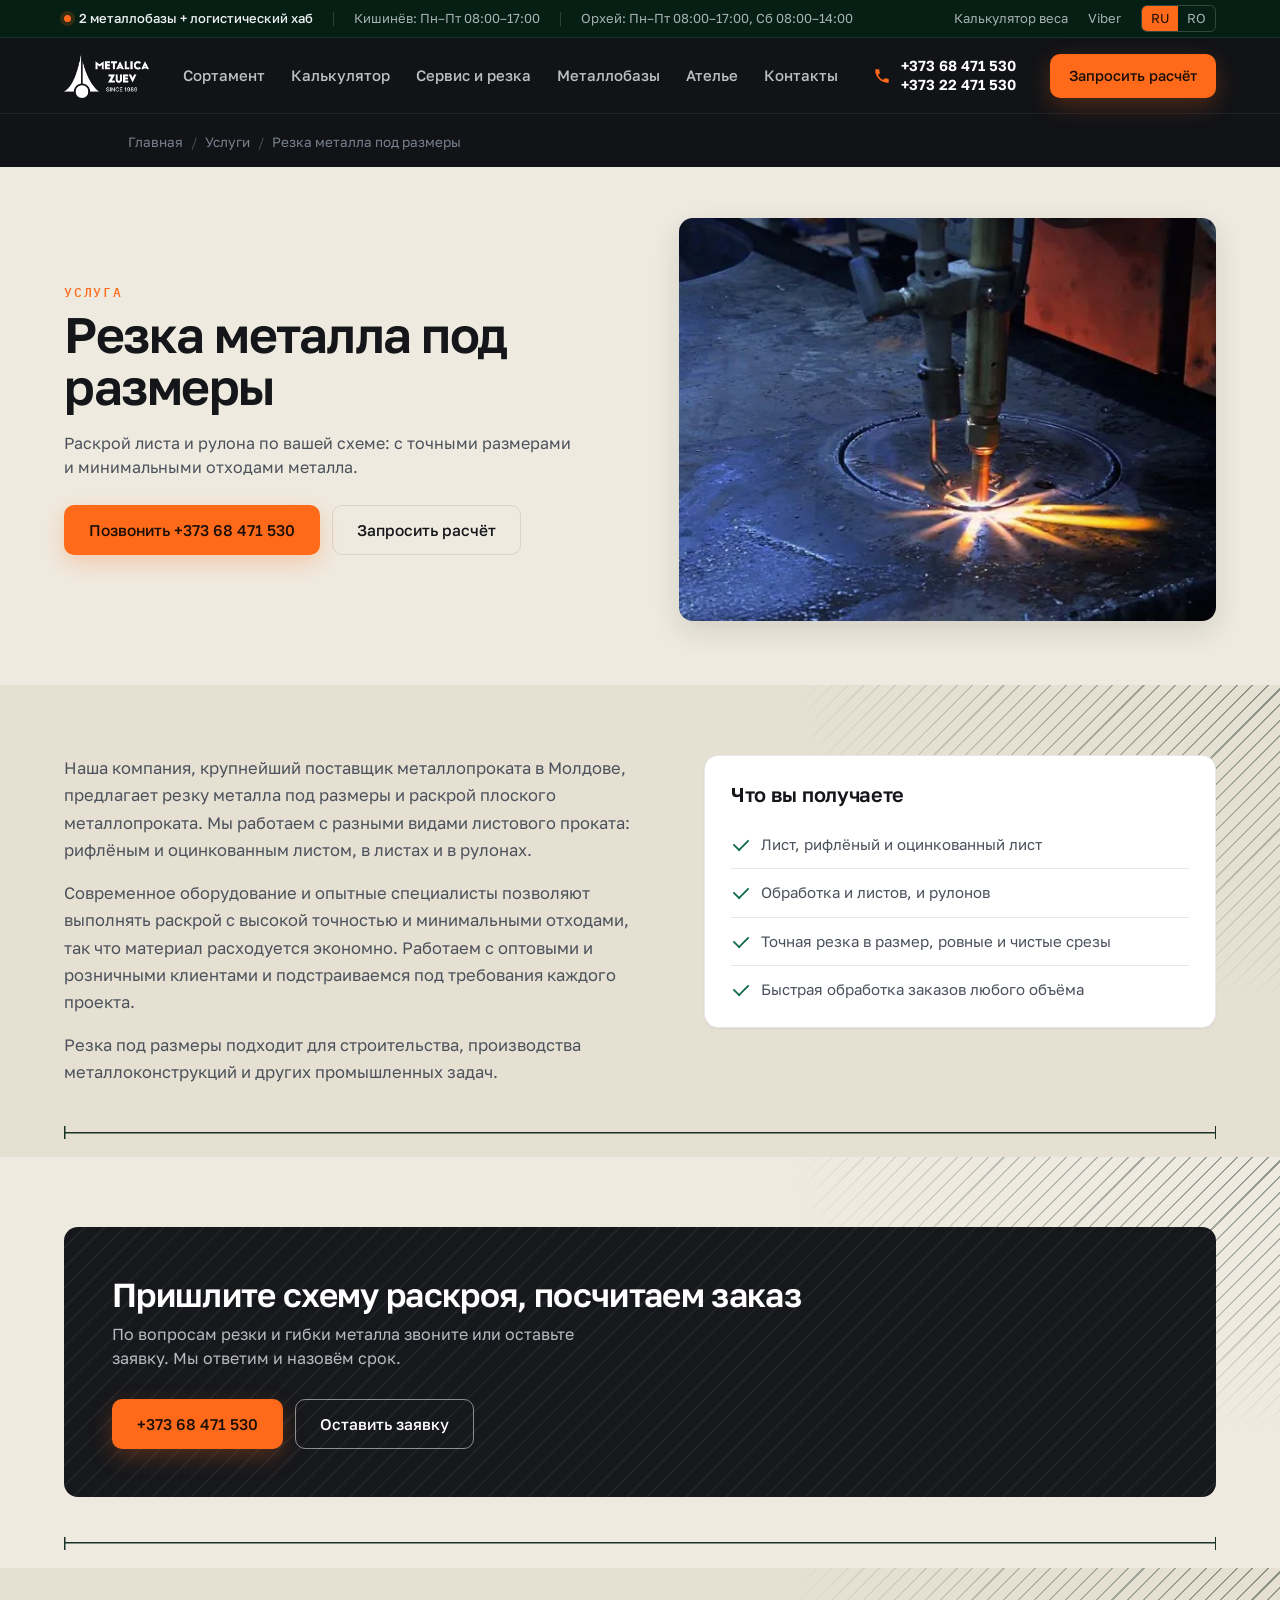
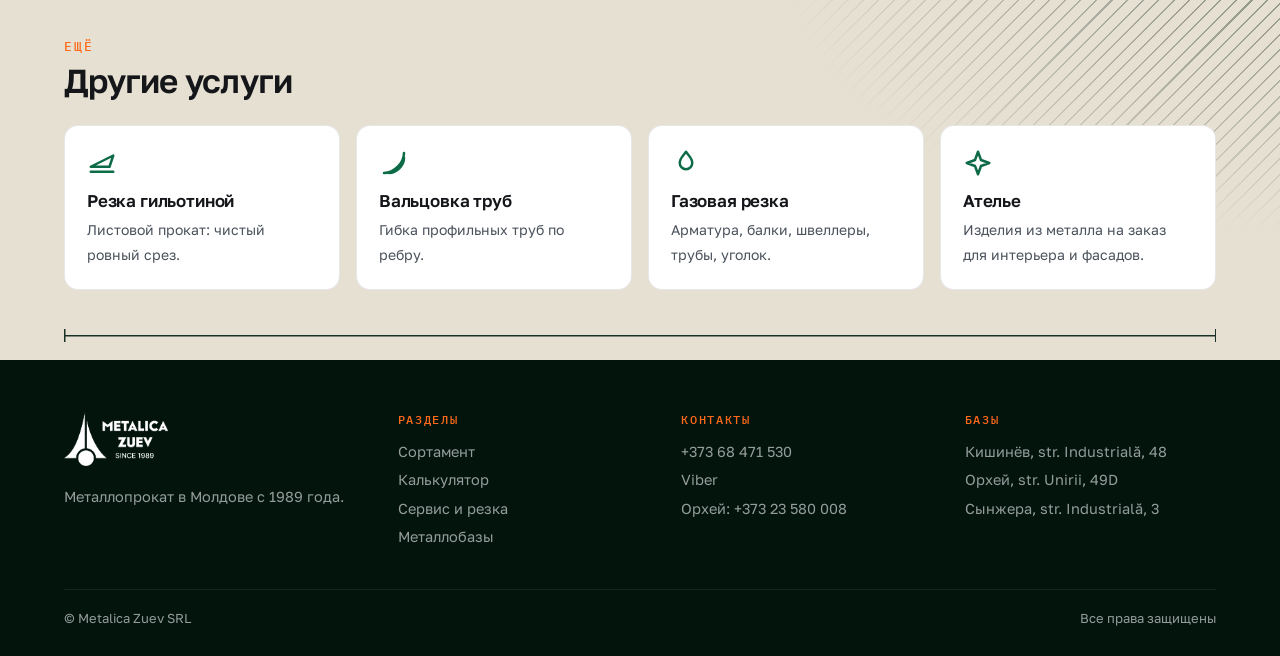
<file: ru/rezka-metalla-pod-razmery/index.html>
<!doctype html>
<html lang="ru"><head><meta charset="utf-8"><meta name="viewport" content="width=device-width,initial-scale=1">
<title>Резка металла под размеры и раскрой плоского проката | Metalica Zuev</title>
<meta name="description" content="Резка под размеры и раскрой листового проката: рифлёный и оцинкованный лист, лист и рулон. Точный раскрой с минимальными отходами. Metalica Zuev, Кишинёв.">
<link rel="preconnect" href="https://fonts.googleapis.com"><link rel="preconnect" href="https://fonts.gstatic.com" crossorigin>
<link href="https://fonts.googleapis.com/css2?family=Golos+Text:wght@400;500;600&family=IBM+Plex+Mono:wght@500&display=swap" rel="stylesheet">
<style>
/* ===== Metalica Zuev — тёмная версия: графит + оранжевый. Блоки чередуются: тёмный / светлый ===== */
:root{
  --orange:#FF6A1A;--orange-2:#FF8442;--orange-ink:#1A0E06;
  --d0:#0B0C0E;--d1:#111317;--d2:#171A1F;--d3:#20242B;
  --l0:#F2F1EE;--l1:#FFFFFF;
  --ff:"Golos Text",system-ui,sans-serif;--font-head:var(--ff);--font-body:var(--ff);--font-mark:"IBM Plex Mono",ui-monospace,monospace;
  --gutter:clamp(16px,5vw,80px);--radius:10px;
}
/* токены секции: тёмная по умолчанию */
.dark,body{--bg:var(--d1);--ink:#EEF0F3;--ink-2:#A3AAB4;--ink-3:#79818C;--line:rgba(255,255,255,.09);--panel:var(--d2);--panel-2:var(--d3);--panel-line:rgba(255,255,255,.08);--inp:#0E1013;--hover:rgba(255,255,255,.04)}
.light{--bg:var(--l0);--ink:#14161A;--ink-2:#4B525C;--ink-3:#7A818B;--line:rgba(20,22,26,.1);--panel:#fff;--panel-2:#F7F6F3;--panel-line:rgba(20,22,26,.08);--inp:#F6F5F2;--hover:rgba(20,22,26,.035)}

*{box-sizing:border-box;margin:0}
html{scroll-behavior:smooth;background:var(--d0)}
body{font:16px/1.55 var(--font-body);color:var(--ink);background:var(--d1);-webkit-font-smoothing:antialiased}
a{color:inherit;text-decoration:none}
:focus-visible{outline:2px solid var(--orange);outline-offset:3px;border-radius:6px}
section[id]{scroll-margin-top:20px}

/* Верхняя полоса */
.top{display:flex;align-items:center;gap:20px;padding:0 var(--gutter);height:38px;background:var(--d0);color:rgba(238,240,243,.7);font-size:13px;white-space:nowrap;border-bottom:1px solid rgba(255,255,255,.06)}
.top .badge{display:inline-flex;align-items:center;gap:8px;color:#EEF0F3;font-weight:500}
.top .badge i{width:7px;height:7px;border-radius:50%;background:var(--orange);box-shadow:0 0 0 4px rgba(255,106,26,.18)}
.top .sep{width:1px;height:14px;background:rgba(255,255,255,.16)}
.top .sp{flex:1}.top a:hover{color:#fff}
.lang{display:inline-flex;border:1px solid rgba(255,255,255,.18);border-radius:6px;overflow:hidden}
.lang a{padding:2px 9px}.lang a.on{background:var(--orange);color:var(--orange-ink)}

/* Навигация */
.nav{position:relative;z-index:5;display:flex;align-items:center;gap:34px;height:76px;padding:0 var(--gutter);background:var(--d1);border-bottom:1px solid rgba(255,255,255,.06)}
.nav img{height:44px;display:block}
.nav a,.nav li{white-space:nowrap}
.nav ul{display:flex;gap:26px;list-style:none;padding:0;font-size:15px;font-weight:500;color:rgba(238,240,243,.78)}
.nav ul a{padding:8px 0;border-bottom:2px solid transparent;transition:.2s}.nav ul a:hover{color:#fff;border-color:var(--orange)}
.nav .sp{flex:1}
.tel{display:flex;align-items:center;gap:10px;font:600 17px var(--font-body);color:#fff}
.tel svg{width:18px;height:18px;fill:var(--orange)}

/* Кнопки */
.btn{display:inline-flex;align-items:center;gap:10px;height:50px;padding:0 24px;border-radius:var(--radius);font:500 15.5px var(--font-body);border:1.5px solid transparent;cursor:pointer;transition:background .2s,color .2s,border-color .2s,transform .2s,box-shadow .2s;white-space:nowrap}
.btn.primary{background:var(--orange);color:var(--orange-ink);box-shadow:0 8px 22px rgba(255,106,26,.25)}
.btn.primary:hover{background:var(--orange-2);transform:translateY(-1px);box-shadow:0 12px 28px rgba(255,106,26,.32)}
.btn.primary:active{transform:none}
.btn.outline{background:transparent;color:var(--ink);border-color:var(--line)}
.dark .btn.outline,.hero .btn.outline{border-color:rgba(255,255,255,.22)}
.btn.outline:hover{border-color:var(--orange);color:var(--orange)}
.btn.ghost{background:transparent;color:var(--ink);border-color:var(--line)}
.btn.ghost:hover{border-color:var(--orange);color:var(--orange)}
.btn.sm{height:44px;padding:0 18px;font-size:14.5px}
.btn.xs{height:36px;padding:0 14px;font-size:13.5px;border-radius:8px}

/* ===== Первый экран (тёмный) ===== */
.hero{position:relative;min-height:clamp(520px,calc(100vh - 114px),1100px);min-height:clamp(520px,calc(100svh - 114px),1100px);overflow:hidden;background:
  radial-gradient(55% 75% at 78% 45%,rgba(236,228,214,.55) 0%,rgba(236,228,214,0) 70%),linear-gradient(90deg,#16181C 0%,#1A1D21 30%,#3B3934 46%,#8A8274 62%,#C9BFAE 80%,#DDD4C4 100%)}
.hero::before{content:"";position:absolute;inset:0;pointer-events:none;opacity:.45;
  background-image:linear-gradient(rgba(120,110,95,.12) 1px,transparent 1px),linear-gradient(90deg,rgba(120,110,95,.12) 1px,transparent 1px);background-size:64px 64px;
  -webkit-mask-image:radial-gradient(70% 70% at 62% 50%,#000,transparent 75%);mask-image:radial-gradient(70% 70% at 62% 50%,#000,transparent 75%)}
.stage{position:absolute;inset:0;z-index:1}
.copy{position:relative;z-index:2;display:flex;flex-direction:column;justify-content:center;min-height:inherit;padding:48px var(--gutter);max-width:min(640px,52vw);pointer-events:none}
.copy>*{pointer-events:auto}
.copy::before{content:"";position:absolute;z-index:-1;inset:-10% -30% -10% -20%;pointer-events:none;
  background:radial-gradient(55% 50% at 38% 50%,rgba(12,13,16,.85) 0%,rgba(12,13,16,.5) 55%,rgba(12,13,16,0) 100%)}
h1{font:600 clamp(40px,5vw,80px)/1.02 var(--font-head);letter-spacing:-.03em;color:#fff}
.since{margin-top:12px;font:400 clamp(20px,2vw,28px)/1.2 var(--font-head);color:var(--orange);letter-spacing:-.01em}
.lead{margin:20px 0 28px;max-width:470px;font-size:clamp(16px,1.15vw,18px);line-height:1.5;color:#A3AAB4}
.cta{display:flex;gap:12px;flex-wrap:wrap}
.facts{display:flex;gap:0;margin-top:36px}
.fact{padding:0 28px 0 0;margin-right:28px;border-right:1px solid rgba(255,255,255,.1)}
.fact:last-child{border:0;margin:0;padding:0}
.fact b{display:block;font:600 clamp(28px,2.6vw,38px)/1.05 var(--font-head);letter-spacing:-.025em;color:#fff}
.fact span{font-size:13.5px;color:#79818C}
.feats{display:flex;gap:26px;margin-top:22px;flex-wrap:wrap}
.feats span{position:relative;padding-left:14px;font-size:14px;font-weight:500;color:#D5D9DF}
.feats span::before{content:"";position:absolute;left:0;top:4px;bottom:4px;width:3px;border-radius:2px;background:var(--orange)}


/* Бегущая строка — оранжевая лента */
.marq{background:var(--orange);color:var(--orange-ink);overflow:hidden;white-space:nowrap}
.marq .track{display:inline-flex;padding:9px 0;animation:run 60s linear infinite}
.marq:hover .track{animation-play-state:paused}
.marq a{font:500 12.5px var(--font-mark);letter-spacing:.16em;text-transform:uppercase;padding:0 4px}
.marq a:hover{text-decoration:underline}
.marq a::after{content:"/";margin:0 20px;opacity:.5}
@keyframes run{to{transform:translateX(-50%)}}
@keyframes rise{from{opacity:0;transform:translateY(16px)}to{opacity:1;transform:none}}
.copy>*{animation:rise .8s both}.copy>*:nth-child(2){animation-delay:.08s}.copy>*:nth-child(3){animation-delay:.16s}.copy>*:nth-child(4){animation-delay:.24s}.copy>*:nth-child(n+5){animation-delay:.32s}
@media(prefers-reduced-motion:reduce){.marq .track{animation:none}.copy>*{animation:none}}

/* ===== Секции ===== */
.wrap{max-width:1320px;margin:0 auto;padding:0 var(--gutter)}
.sec{padding:clamp(44px,5.5vw,80px) 0;background:var(--bg);color:var(--ink)}
.head{display:flex;justify-content:space-between;align-items:flex-end;gap:28px;flex-wrap:wrap;margin-bottom:26px}
.kick{font:500 12.5px var(--font-mark);letter-spacing:.14em;text-transform:uppercase;color:var(--orange);margin-bottom:8px}
h2{font:600 clamp(26px,2.6vw,38px)/1.1 var(--font-head);letter-spacing:-.022em;max-width:720px}
.head p{max-width:420px;color:var(--ink-2);font-size:15px}

/* ===== Номенклатура: картинки с подписями ===== */
.tiles{display:grid;grid-template-columns:repeat(7,1fr);gap:8px 6px}
.tile{position:relative;display:flex;flex-direction:column;text-align:left;border:0;background:none;font:inherit;color:inherit;cursor:pointer;padding:0 0 10px;border-radius:12px;transition:background .2s}
.tile:hover{background:rgba(20,22,26,.04)}
.tile .pic{position:relative;aspect-ratio:4/3;display:grid;place-items:center}
.tile .pic::after{content:"";position:absolute;left:18%;right:18%;bottom:7%;height:10%;border-radius:50%;background:radial-gradient(closest-side,rgba(20,22,26,.22),rgba(20,22,26,0));z-index:0}
.tile img{position:relative;z-index:1;width:100%;height:100%;object-fit:contain;transition:transform .35s cubic-bezier(.2,.8,.2,1)}
.tile:hover img{transform:translateY(-4px) scale(1.04)}
.tile .cap{padding:2px 10px 0}
.tile .no{font:500 11px var(--font-mark);letter-spacing:.1em;color:var(--orange)}
.tile h3{font:600 15px/1.22 var(--font-head);letter-spacing:-.01em;margin:3px 0 3px}
.tile .sub{font-size:12.5px;line-height:1.35;color:var(--ink-3)}
.tile .more{display:inline-block;margin-top:6px;font-size:12.5px;font-weight:500;color:var(--orange);opacity:0;transform:translateY(3px);transition:.2s}
.tile:hover .more,.tile:focus-visible .more{opacity:1;transform:none}
.tile .add{position:absolute;z-index:2;top:8px;right:8px;width:30px;height:30px;border-radius:50%;border:1px solid var(--line);background:#fff;color:var(--ink);font-size:18px;line-height:1;display:grid;place-items:center;cursor:pointer;opacity:0;transition:.2s}
.tile:hover .add,.tile .add:focus-visible{opacity:1}
.tile .add:hover{background:var(--orange);border-color:var(--orange);color:var(--orange-ink)}

/* Диалог размеров */
dialog{margin:auto;max-height:calc(100vh - 24px);max-height:calc(100dvh - 24px);border:0;border-radius:16px;padding:0;max-width:min(760px,94vw);width:100%;box-shadow:0 30px 80px rgba(0,0,0,.5);background:var(--d2);color:#EEF0F3;--line:rgba(255,255,255,.09);--ink:#EEF0F3;--ink-3:#79818C}
dialog::backdrop{background:rgba(5,6,8,.78)}
.dlg-h{display:flex;justify-content:space-between;align-items:center;gap:14px;padding:18px 22px;border-bottom:1px solid var(--line)}
.dlg-h h3{font:600 21px var(--font-head);letter-spacing:-.02em}
.x{border:0;background:rgba(255,255,255,.08);width:36px;height:36px;border-radius:50%;cursor:pointer;font-size:20px;line-height:1;color:#EEF0F3}
.x:hover{background:var(--orange);color:var(--orange-ink)}
.dlg-b{padding:16px 22px 22px;flex:1;min-height:0;display:flex;flex-direction:column}
.search{width:100%;height:46px;border:1.5px solid var(--line);border-radius:10px;padding:0 14px;font:400 15.5px var(--font-body);margin-bottom:12px;background:#0E1013;color:#EEF0F3}
.search:focus{outline:none;border-color:var(--orange)}
.list{flex:1;min-height:90px;overflow:auto;border:1px solid var(--line);border-radius:10px}
.row{display:flex;justify-content:space-between;align-items:center;gap:12px;padding:9px 14px;border-bottom:1px solid var(--line);font-size:14.5px}
.row:last-child{border:0}.row:hover{background:rgba(255,255,255,.03)}
.count{font-size:13px;color:var(--ink-3);margin:8px 2px 0}

/* Панели, поля */
.panel{background:var(--panel);border:1px solid var(--panel-line);border-radius:14px;padding:24px}
.field{display:grid;gap:6px;margin-bottom:14px}.field label{font-size:13px;font-weight:500;color:var(--ink-2)}
.inp,select.inp{width:100%;height:48px;border:1.5px solid var(--panel-line);border-radius:10px;padding:0 14px;font:400 15.5px var(--font-body);background:var(--inp);color:var(--ink);appearance:none}
select.inp{background:var(--inp) url("data:image/svg+xml;utf8,<svg xmlns='http://www.w3.org/2000/svg' width='14' height='8'><path d='M1 1l6 6 6-6' fill='none' stroke='%23FF6A1A' stroke-width='2'/></svg>") no-repeat right 14px center}
select.inp option{background:var(--panel);color:var(--ink)}
.inp:focus{outline:none;border-color:var(--orange);box-shadow:0 0 0 3px rgba(255,106,26,.15)}
textarea.inp{height:auto;min-height:110px;padding:12px 14px;resize:vertical}
.two{display:grid;grid-template-columns:1fr 1fr;gap:12px}

/* Калькулятор */
.calc{display:grid;grid-template-columns:1fr 1fr;gap:20px;align-items:stretch}
.calc-r{display:flex;flex-direction:column;justify-content:center}
.result{margin:0 0 16px;padding:20px;border-radius:12px;background:linear-gradient(150deg,#2A1A10,#120C08);border:1px solid rgba(255,106,26,.25)}
.result b{display:block;font:600 36px/1.1 var(--font-head);letter-spacing:-.025em;color:var(--orange)}.result span{font-size:13px;color:var(--ink-2)}
.note0{margin-top:12px;font-size:13px;color:var(--ink-3)}.note0 a{color:var(--orange);text-decoration:underline;text-underline-offset:3px}

/* Справочник */
.hbtoggle{width:100%;display:flex;align-items:center;gap:16px;text-align:left;background:var(--panel);border:1px solid var(--panel-line);border-radius:14px;padding:18px 22px;cursor:pointer;font:inherit;color:var(--ink);transition:.2s}
.hbtoggle:hover{border-color:var(--orange)}
.hbtoggle span{flex:1;display:grid;gap:2px}.hbtoggle b{font:600 17px var(--font-head)}.hbtoggle small{font-size:13px;color:var(--ink-3)}
.hbtoggle em{font-style:normal;font-weight:500;font-size:14px;color:var(--orange)}
.hbtoggle i{width:10px;height:10px;border-right:2px solid var(--orange);border-bottom:2px solid var(--orange);transform:rotate(45deg) translateY(-2px);transition:.2s}
.hbtoggle[aria-expanded=true] i{transform:rotate(-135deg)}
.hb2{margin-top:12px;background:var(--panel);border:1px solid var(--panel-line);border-radius:14px;overflow:hidden}.hb2[hidden]{display:none}
.hbtop{display:flex;gap:14px;justify-content:space-between;align-items:center;flex-wrap:wrap;padding:16px 20px;border-bottom:1px solid var(--line)}
.hbtabs{display:flex;gap:6px;flex-wrap:wrap}
.hbtabs button{border:1px solid var(--line);background:transparent;color:var(--ink-2);border-radius:999px;padding:6px 13px;font:500 13.5px var(--font-body);cursor:pointer;transition:.2s}
.hbtabs button:hover{border-color:var(--ink-3)}.hbtabs button.on{background:var(--d1);border-color:var(--d1);color:#fff}
.hbq{width:230px;height:40px;font-size:14px}
.hbmeta{display:flex;gap:12px;justify-content:space-between;flex-wrap:wrap;padding:12px 20px;background:var(--panel-2);border-bottom:1px solid var(--line)}
.hbmeta b{font:600 15.5px var(--font-head)}.hbmeta span{font-size:12.5px;color:var(--ink-3)}
.tbl{max-height:460px;overflow:auto}
table{width:100%;border-collapse:collapse;font-size:14.5px}
th,td{padding:9px 20px;text-align:left;border-bottom:1px solid var(--line)}
th{position:sticky;top:0;background:var(--panel-2);font:500 12px var(--font-body);color:var(--ink-3);text-transform:uppercase;letter-spacing:.06em}
td.n{text-align:right;font-variant-numeric:tabular-nums}
tbody tr{cursor:pointer}tbody tr:hover td{background:var(--hover)}
td.go{text-align:right;color:var(--orange);font-size:13px;font-weight:500;white-space:nowrap;opacity:0;transition:.2s}
tbody tr:hover td.go{opacity:1}

/* Сервис */
.svc{display:grid;grid-template-columns:repeat(4,1fr);gap:1px;background:var(--line);border:1px solid var(--line);border-radius:14px;overflow:hidden}
.svc .s{padding:24px 22px 28px;background:var(--bg);transition:background .2s}
.svc .s:hover{background:var(--panel)}
.svc .s .n{font:500 12.5px var(--font-mark);color:var(--orange);letter-spacing:.1em}
.svc .s h3{font:600 18.5px/1.2 var(--font-head);margin:12px 0 8px;letter-spacing:-.01em}
.svc .s p{font-size:14.5px;color:var(--ink-2)}

/* О компании */
.about{display:grid;grid-template-columns:minmax(260px,420px) 1fr;gap:clamp(28px,5vw,72px);align-items:center}
.about .ph{margin:0;border-radius:14px;overflow:hidden;aspect-ratio:4/5;background:#ddd}
.about .ph img{width:100%;height:100%;object-fit:cover;display:block;filter:saturate(.85) contrast(1.05)}
.about h2{margin-bottom:14px}
.about .at p{max-width:520px;color:var(--ink-2);font-size:16.5px}
.facts3{display:flex;gap:clamp(24px,4vw,56px);margin:26px 0;flex-wrap:wrap}
.facts3 b{display:block;font:600 clamp(28px,3vw,40px)/1.1 var(--font-head);letter-spacing:-.02em;color:var(--ink)}
.facts3 b::after{content:"";display:block;width:22px;height:3px;border-radius:2px;background:var(--orange);margin-top:8px}
.facts3 span{font-size:13.5px;color:var(--ink-3)}
.about .acts{display:flex;gap:12px;flex-wrap:wrap}

/* Базы */
.band{margin:0 0 20px;border-radius:14px;overflow:hidden;height:clamp(150px,20vw,280px)}
.band img{width:100%;height:100%;object-fit:cover;object-position:50% 58%;display:block;filter:saturate(.8) brightness(.85)}
.bases{display:grid;grid-template-columns:minmax(280px,400px) 1fr;gap:20px}
.btabs{display:grid;gap:8px;align-content:start}
.bt{text-align:left;border:1.5px solid var(--panel-line);background:var(--panel);border-radius:12px;padding:16px 18px;cursor:pointer;font:inherit;color:inherit;transition:border-color .2s}
.bt:hover{border-color:var(--ink-3)}.bt.on{border-color:var(--orange)}
.bt b{display:block;font:600 17px/1.25 var(--font-head)}.bt span{font-size:13.5px;color:var(--ink-2)}
.bd{border:1px solid var(--panel-line);border-radius:14px;overflow:hidden;background:var(--panel)}
.bd .info{padding:20px 22px;display:grid;gap:9px;font-size:14.5px}
.bd .info .hrs{color:var(--ink-2)}.bd ul{margin:4px 0 0;padding-left:18px;color:var(--ink-2);font-size:14px}
.bd .links{display:flex;gap:10px;flex-wrap:wrap;margin-top:6px}
.maps{position:relative;height:300px;background:#1a1d22}
.maps::after{content:"Загрузка карты…";position:absolute;inset:0;display:grid;place-items:center;font:500 12px var(--font-mark);letter-spacing:.12em;text-transform:uppercase;color:#6A727D}
.map{position:absolute;inset:0;z-index:1;width:100%;height:100%;border:0;display:block;opacity:0;transition:opacity .3s}
.map.ready{opacity:1}.map[hidden]{display:none}

/* Заявка */
.order{display:grid;grid-template-columns:1fr minmax(300px,400px);gap:20px;align-items:start}
.basket{display:grid;gap:6px;margin:0 0 14px}
.chip{display:flex;justify-content:space-between;gap:10px;align-items:center;padding:8px 12px;background:var(--panel-2);border:1px solid var(--panel-line);border-radius:9px;font-size:14px}
.chip button{border:0;background:transparent;cursor:pointer;font-size:16px;color:var(--orange)}
.contact{padding:24px;border-radius:14px;background:var(--d1);color:#EEF0F3;display:grid;gap:14px}
.contact h3{font:600 21px var(--font-head);letter-spacing:-.02em}
.contact .big{font:600 28px var(--font-head);letter-spacing:-.02em;color:var(--orange)}
.contact small{display:block;color:#79818C;font-size:13px}
.contact a.btn{justify-content:center}
.btn.white{background:#fff;color:var(--d1)}.btn.white:hover{background:var(--orange);color:var(--orange-ink)}
.btn.line{background:transparent;color:#fff;border-color:rgba(255,255,255,.22)}.btn.line:hover{border-color:var(--orange);color:var(--orange)}
.ok{display:none;margin-top:14px;padding:12px 14px;border-radius:10px;background:rgba(255,106,26,.12);color:#B5480C;font-weight:500}
.file{font-size:14px;padding-top:12px}
.fab{position:fixed;right:20px;bottom:20px;z-index:40;display:none;align-items:center;gap:10px;height:52px;padding:0 22px;border-radius:999px;background:var(--orange);color:var(--orange-ink);font:500 15px var(--font-body);box-shadow:0 12px 30px rgba(255,106,26,.35);border:0;cursor:pointer}
.fab.show{display:inline-flex}.fab b{background:var(--orange-ink);color:#fff;border-radius:999px;min-width:24px;height:24px;display:grid;place-items:center;font-size:13px;padding:0 6px}

/* Кнопка «наверх» — над кнопкой заявки, если она видна */
.totop{position:fixed;right:20px;bottom:20px;z-index:41;width:48px;height:48px;border-radius:50%;border:1px solid rgba(255,255,255,.14);background:rgba(20,23,28,.88);backdrop-filter:blur(8px);-webkit-backdrop-filter:blur(8px);color:#fff;display:grid;place-items:center;cursor:pointer;box-shadow:0 10px 26px rgba(0,0,0,.3);opacity:0;transform:translateY(10px);pointer-events:none;transition:opacity .25s,transform .25s,background .2s}
.totop.show{opacity:1;transform:none;pointer-events:auto}
.totop:hover{background:var(--orange);color:var(--orange-ink);border-color:var(--orange)}
.totop svg{width:20px;height:20px;fill:none;stroke:currentColor;stroke-width:2.2;stroke-linecap:round;stroke-linejoin:round}
.fab.show~.totop{bottom:86px}

/* Подвал */
footer{background:var(--d0);color:rgba(238,240,243,.62);padding:52px 0 28px;font-size:14.5px}
.fg{display:grid;grid-template-columns:1.2fr 1fr 1fr 1fr;gap:32px}
footer h4{font:500 12px var(--font-mark);letter-spacing:.14em;text-transform:uppercase;color:var(--orange);margin-bottom:14px}
footer a:hover{color:#fff}footer p{margin-bottom:6px}
.copy2{margin-top:34px;padding-top:18px;border-top:1px solid rgba(255,255,255,.08);font-size:13px;display:flex;justify-content:space-between;gap:20px;flex-wrap:wrap}

/* ===== Адаптив ===== */
@media(max-width:1280px){.tiles{grid-template-columns:repeat(5,1fr)}}
@media(max-width:1180px){.top .hide-m{display:none}.svc{grid-template-columns:repeat(2,1fr)}.fg{grid-template-columns:1fr 1fr}}
@media(max-width:980px){
  .top{overflow:hidden}.nav ul,.nav .tel span{display:none}.nav{gap:14px}
  .hero{min-height:0;display:flex;flex-direction:column;background:linear-gradient(180deg,#16181C 0%,#1A1D21 46%,#4A463F 60%,#A79E8F 78%,#D9D0C0 100%)}
  .copy{order:1;max-width:none;min-height:0;padding:30px var(--gutter) 0}
  .copy::before{display:none}
  .stage{order:2;position:relative;inset:auto;height:clamp(300px,78vw,520px);margin-top:-10px}
    .calc,.bases,.order,.about{grid-template-columns:1fr}
  .about .ph{max-width:420px;aspect-ratio:4/3}
  .tiles{grid-template-columns:repeat(4,1fr)}
}
@media(max-width:700px){
  .top .badge{display:none}.top{justify-content:space-between}.top .sp{display:none}
  .nav>.btn{display:none}
  .nav .tel{margin-left:auto;padding:8px 14px;border:1px solid rgba(255,255,255,.16);border-radius:999px;font-size:15px}
  .nav .tel span{display:inline}
  h1{font-size:clamp(32px,9vw,40px)}
  .since{font-size:19px;margin-top:6px}
  .lead{margin:12px 0 18px}
  .hero .cta{flex-direction:column;align-items:stretch}.hero .cta .btn{justify-content:center}
  .facts{margin-top:22px}.fact{padding-right:20px;margin-right:20px}
  .feats{gap:10px 20px;margin-top:16px}
  .tiles{grid-template-columns:repeat(2,1fr);gap:4px}
  .tile .more{display:none}.tile .add{opacity:1}
  .hbq{width:100%}td.go,th.go{display:none}th,td{padding:9px 14px}
  .hbtabs{flex-wrap:nowrap;overflow-x:auto;scrollbar-width:none}.hbtabs button{white-space:nowrap;flex:0 0 auto}
}
@media(max-width:560px){.svc,.fg,.two{grid-template-columns:1fr}}

/* ===== Фото-версия: первый экран — фотография с эффектом глубины ===== */
.hero{background:#121417}
.hero::before{display:none}
.stage{overflow:hidden;perspective:1400px}
.stage .ph{position:absolute;inset:-5%;transform-origin:62% 50%;will-change:transform}
.stage .ph img{display:block;width:100%;height:100%;object-fit:cover;object-position:70% 40%;animation:phin 1.8s cubic-bezier(.2,.7,.2,1) both}
@keyframes phin{from{opacity:0;transform:scale(1.08)}to{opacity:1;transform:none}}
.stage::after{content:"";position:absolute;inset:0;pointer-events:none;
  background:linear-gradient(90deg,rgba(18,20,23,.94) 0%,rgba(18,20,23,.72) 28%,rgba(18,20,23,0) 56%),linear-gradient(0deg,rgba(18,20,23,.55) 0%,rgba(18,20,23,0) 22%)}
.copy{will-change:transform,opacity}
@media(max-width:980px){
  .hero{background:#121417}
  .stage{height:clamp(280px,70vw,480px);margin-top:-30px}
  .stage .ph img{object-position:78% 45%}
  .stage::after{background:linear-gradient(180deg,#121417 0%,rgba(18,20,23,0) 30%)}
}
@media(prefers-reduced-motion:reduce){.stage .ph img{animation:none}}
/* 3D-модель позиции сверху окна размеров */
.dlg-3d{position:relative;height:clamp(120px,19vh,160px);border-bottom:1px solid var(--line);cursor:grab;touch-action:pan-y;background:#1c1f25;isolation:isolate;transform:translateZ(0)}
.dlg-3d.grab{cursor:grabbing}
.dlg-3d canvas{position:absolute;inset:0;width:100%;height:100%;display:block}
.dlg-3d[hidden]{display:none}
/* Вариант первого экрана ?hero=building: 3D-разрез здания (src/building.js) вместо фото */
.bld{display:none}
.hb .bld{display:block;position:absolute;inset:0}
.hb .stage .ph{display:none}
.hb.hb-fail .stage .ph{display:block}
.hb.hb-fail .bld{display:none}
/* телефон (только вариант building): hero = ровно один экран (svh учитывает панель Safari), сверху компактный текст, остальное — сцена */
@media(max-width:700px){
  .hb .hero{min-height:calc(100svh - var(--hdr,114px));min-height:calc(100svh - var(--hdr,114px) - env(safe-area-inset-bottom,0px))}
  .hb .copy{padding:14px var(--gutter) 0}
  .hb .copy h1{font-size:clamp(26px,7.4vw,32px);line-height:1.04}
  .hb .copy .since{font-size:16px;margin-top:4px}
  .hb .copy .lead{display:none}
  .hb .hero .cta{flex-direction:row;gap:8px;margin-top:12px}
  .hb .hero .cta .btn{flex:1;height:42px;padding:0 8px;font-size:14px}
  .hb .facts{margin-top:12px}.hb .fact{padding-right:16px;margin-right:16px}.hb .fact b{font-size:22px}.hb .fact span{font-size:12px}
  .hb .feats{display:none}
  .hb .stage{flex:1 1 auto;height:auto;min-height:260px;margin-top:0}
}
.bld canvas{position:absolute;inset:0;width:100%;height:100%;display:block;opacity:0;transition:opacity .9s ease}
.bld canvas.on{opacity:1}
@media(prefers-reduced-motion:reduce){.bld canvas{transition:none}}
/* WebGL-слой глубины: лежит поверх обычного фото и плавно проявляется */
.stage .ph .gl{position:absolute;inset:0;width:100%;height:100%;display:block;opacity:0;transition:opacity .5s ease}
.stage .ph .gl.on{opacity:1}

/* ===== Фирменный зелёный =====
   Переключатель для сравнения: ?g=0 — как было, ?g=1 — зелёная полоса, подвал и один блок, ?g=2 (по умолчанию) — ещё бежевый фон с чертёжными штрихами.
   Правило: оранжевый — действие (кнопки), зелёный — бренд и структура (фоны, штрихи). */
:root{--green:#051F15;--green-2:#082A1D;--green-3:#0C3324;--green-ink:#BFE3D0}
.g1 .top,.g2 .top{background:var(--green);border-bottom-color:rgba(255,255,255,.08)}
.g1 footer,.g2 footer{background:#03140D}
.g1 #bases.dark,.g2 #bases.dark{--bg:var(--green);--panel:var(--green-2);--panel-2:var(--green-3);--line:rgba(255,255,255,.13);--panel-line:rgba(255,255,255,.11);--inp:#041A11;--ink-3:#86AB99}
.g1 #bases.dark{background:var(--green)}
/* бежевый фон светлых блоков и чертёжные штрихи */
.g2 .light{--bg:#EFEADF;--panel-2:#F6F2E9;--inp:#F4F0E6}
.g2 .sec.light{position:relative;overflow:hidden}
.g2 .sec.light>*{position:relative;z-index:1}
.g2 .sec.light::before,.g2 .sec.light::after{content:"";position:absolute;pointer-events:none;z-index:0}
/* штриховка (как заливка сечения на чертеже) — в правом верхнем углу, растворяется к центру */
.g2 .sec.light::before{top:0;right:0;width:min(52%,680px);height:min(86%,520px);
  background:repeating-linear-gradient(135deg,rgba(5,31,21,.42) 0 1.5px,transparent 1.5px 11px);
  -webkit-mask-image:radial-gradient(95% 100% at 100% 0,#000 0%,rgba(0,0,0,.55) 40%,transparent 78%);mask-image:radial-gradient(95% 100% at 100% 0,#000 0%,rgba(0,0,0,.55) 40%,transparent 78%)}
/* размерная линия с засечками — вдоль нижней границы блока */
.g2 .sec.light::after{left:var(--gutter);right:var(--gutter);bottom:18px;height:13px;opacity:.9;
  background:linear-gradient(#051F15,#051F15) center/100% 1.5px no-repeat,linear-gradient(#051F15,#051F15) left center/1.5px 13px no-repeat,linear-gradient(#051F15,#051F15) right center/1.5px 13px no-repeat}

/* ===== Меню как на основном сайте: Ателье, два телефона, бургер, карточки услуг ===== */
.telbox{display:flex;align-items:center;gap:10px;margin-left:auto}
.telbox svg{width:18px;height:18px;fill:var(--orange);flex:none}
.telbox .tl{display:grid;gap:1px;font:600 14.5px/1.25 var(--font-body);color:#fff}
.telbox .tl a:hover{color:var(--orange)}
.nav .sp{display:none}
.burger{display:none;flex-direction:column;justify-content:center;gap:5px;width:46px;height:46px;padding:0 11px;border:1px solid rgba(255,255,255,.18);border-radius:10px;background:transparent;cursor:pointer}
.burger i{display:block;height:2px;border-radius:2px;background:#fff;transition:transform .2s,opacity .2s}
.burger[aria-expanded=true] i:nth-child(1){transform:translateY(7px) rotate(45deg)}
.burger[aria-expanded=true] i:nth-child(2){opacity:0}
.burger[aria-expanded=true] i:nth-child(3){transform:translateY(-7px) rotate(-45deg)}
.mnav{display:none;position:absolute;top:100%;left:0;right:0;z-index:60;background:var(--d1);border-bottom:1px solid rgba(255,255,255,.08);box-shadow:0 24px 48px rgba(0,0,0,.45);padding:8px 0 18px}
.mnav.open{display:block}
.mnav>a{display:block;padding:14px var(--gutter);font:500 17px var(--font-body);color:#EEF0F3;border-bottom:1px solid rgba(255,255,255,.07)}
.mnav .mtel{display:flex;gap:10px;flex-wrap:wrap;padding:16px var(--gutter) 0}
@media(max-width:1180px){.nav ul{display:none}.burger{display:inline-flex}.nav{gap:16px}.nav>.btn{display:none}}
@media(max-width:700px){.telbox .tl a:nth-child(2){display:none}.telbox svg{display:none}}
.svph{margin:34px 0 14px;font:500 13px var(--font-mark);letter-spacing:.14em;text-transform:uppercase;color:var(--ink-3)}
.svp{display:grid;grid-template-columns:repeat(5,1fr);gap:14px}
.svp a{position:relative;display:block;aspect-ratio:4/3;border-radius:12px;overflow:hidden;background:var(--d2);transition:transform .25s,box-shadow .25s}
.svp a img{width:100%;height:100%;object-fit:cover;display:block;transition:transform .5s}
.svp a::after{content:"";position:absolute;inset:0;background:linear-gradient(180deg,rgba(11,12,14,.1) 30%,rgba(11,12,14,.78))}
.svp a span{position:absolute;left:14px;right:14px;bottom:12px;z-index:1;font:600 15px/1.25 var(--font-head);color:#fff;letter-spacing:-.01em}
.svp a:hover{transform:translateY(-3px);box-shadow:0 14px 32px rgba(0,0,0,.35)}.svp a:hover img{transform:scale(1.05)}
@media(max-width:1180px){.svp{grid-template-columns:repeat(3,1fr)}}
@media(max-width:700px){.svp{grid-template-columns:repeat(2,1fr)}}

/* окно размеров помещается в экран: шапка и 3D фиксированы, список прокручивается внутри */
dialog[open]{display:flex;flex-direction:column;overflow:hidden}
.dlg-h,.dlg-3d{flex:none}
@media(max-width:700px){
  .dlg-h{padding:12px 14px}.dlg-h h3{font-size:18px}.x{width:34px;height:34px}
  .dlg-3d{height:clamp(96px,17vh,130px);height:clamp(96px,17dvh,130px)}
  .dlg-b{padding:12px 12px 12px}.search{height:42px;margin-bottom:10px}
  .row{padding:8px 10px;font-size:14px}
  /* первый экран на телефоне: мягкие края фото вместо резкого контраста */
  .stage::after{background:linear-gradient(180deg,#121417 0%,rgba(18,20,23,.0) 28%,rgba(18,20,23,.16) 60%,rgba(18,20,23,.72) 100%)}
}
@media(min-width:701px) and (max-width:980px){
  .stage::after{background:linear-gradient(180deg,#121417 0%,rgba(18,20,23,0) 28%,rgba(18,20,23,.14) 60%,rgba(18,20,23,.6) 100%)}
}


.crumbs{padding:18px 0 0;font-size:13.5px;color:var(--ink-3)}
.crumbs a:hover{color:var(--s700)}.crumbs span{margin:0 8px;opacity:.5}
.sp-hero{padding:clamp(28px,4vw,56px) 0 clamp(36px,5vw,72px)}
.sp-hero .wrap{display:grid;grid-template-columns:1.05fr 1fr;gap:clamp(28px,4vw,64px);align-items:center}
.sp-hero h1{font-size:clamp(32px,3.9vw,56px);line-height:1.06;margin:6px 0 18px}
.sp-hero .lead{margin:0 0 26px;max-width:520px}
.sp-ph{border-radius:14px;overflow:hidden;box-shadow:var(--sh2);aspect-ratio:4/3;background:var(--s100)}
.sp-ph img{width:100%;height:100%;object-fit:cover;display:block}
.sp-two{display:grid;grid-template-columns:1.15fr 1fr;gap:clamp(28px,4vw,64px);align-items:start}
.sp-text p{margin-bottom:16px;color:var(--ink-2);font-size:16.5px;line-height:1.65}
.sp-text p:last-child{margin:0}
.adv{border:1px solid var(--line);border-radius:14px;background:#fff;padding:26px 26px 14px;box-shadow:var(--sh1)}
.adv h2{font:600 20px/1.25 var(--font-head);letter-spacing:-.015em;margin-bottom:14px}
.adv ul{list-style:none;padding:0;margin:0}
.adv li{position:relative;padding:12px 0 12px 30px;border-top:1px solid var(--line);font-size:15px;color:var(--ink-2)}
.adv li:first-child{border:0}
.adv li::before{content:"";position:absolute;left:2px;top:17px;width:14px;height:8px;border-left:2.5px solid var(--green-600);border-bottom:2.5px solid var(--green-600);transform:rotate(-45deg) scale(.9)}
.more{display:grid;grid-template-columns:repeat(4,1fr);gap:16px}
.more a{display:block;padding:22px;border:1px solid var(--line);border-radius:14px;background:#fff;transition:.2s}
.more a:hover{border-color:var(--s500);box-shadow:var(--sh2);transform:translateY(-2px)}
.more b{display:block;font:600 17px/1.25 var(--font-head);letter-spacing:-.01em;margin-bottom:6px}
.more small{font-size:14px;color:var(--ink-2)}
.more svg{width:30px;height:30px;stroke:var(--green-600);fill:none;stroke-width:2;stroke-linecap:round;stroke-linejoin:round;display:block;margin-bottom:12px}
.lbx{position:fixed;inset:0;z-index:70;background:rgba(15,14,21,.88);display:none;place-items:center;padding:4vw;cursor:zoom-out}
.lbx.on{display:grid}
.lbx img{max-width:min(960px,92vw);max-height:88vh;border-radius:12px;box-shadow:0 30px 80px rgba(0,0,0,.5)}
.at-svc .c img,.work img{cursor:zoom-in}
.band2{background:var(--s900);color:#fff;border-radius:14px;padding:clamp(28px,4vw,48px);display:flex;align-items:center;justify-content:space-between;gap:28px;flex-wrap:wrap;background-image:repeating-linear-gradient(135deg,rgba(255,255,255,.045) 0 2px,transparent 2px 14px)}
.band2 h2{font:600 clamp(24px,2.6vw,34px)/1.15 var(--font-head);letter-spacing:-.02em;margin-bottom:8px}
.band2 p{color:rgba(232,231,240,.78);max-width:520px}
.band2 .acts{display:flex;gap:12px;flex-wrap:wrap}
.band2 .btn.primary{background:var(--green-600)}
/* Ателье */
.at-hero{position:relative;color:#fff;min-height:clamp(420px,56vh,560px);display:flex;align-items:flex-end;overflow:hidden;background:var(--s900)}
.at-hero img{position:absolute;inset:0;width:100%;height:100%;object-fit:cover}
.at-hero::after{content:"";position:absolute;inset:0;background:linear-gradient(90deg,rgba(21,19,29,.88) 0%,rgba(21,19,29,.62) 48%,rgba(21,19,29,.12) 100%)}
.at-hero .wrap{position:relative;z-index:2;width:100%;padding-top:48px;padding-bottom:clamp(32px,5vw,64px)}
.at-hero .kick{color:#9BE3C6}
.at-hero h1{color:#fff;font-size:clamp(32px,4.2vw,60px);max-width:780px;margin-bottom:16px}
.at-hero p{max-width:540px;color:rgba(255,255,255,.86);font-size:17px;margin-bottom:26px}
.at-hero .btn.outline,.band2 .btn.outline{background:transparent;color:#fff;border-color:rgba(255,255,255,.5);box-shadow:none}.at-hero .btn.outline:hover,.band2 .btn.outline:hover{background:#fff;color:var(--s900);border-color:#fff}
.at-facts{display:grid;grid-template-columns:repeat(3,1fr);gap:16px;margin-top:-34px;position:relative;z-index:3}
.at-facts div{background:#fff;border:1px solid var(--line);border-radius:14px;padding:22px 26px;box-shadow:var(--sh2)}
.at-facts b{display:block;font:600 clamp(30px,3vw,42px)/1 var(--font-head);letter-spacing:-.025em;color:var(--green-700)}
.at-facts div>span{font-size:14.5px;color:var(--ink-2)}
.at-svc{display:grid;grid-template-columns:repeat(3,1fr);gap:16px}
.at-svc .c{border:1px solid var(--line);border-radius:14px;background:#fff;overflow:hidden;display:flex;flex-direction:column}
.at-svc .c img{width:100%;aspect-ratio:16/10;object-fit:cover;display:block}
.at-svc .c div{padding:18px 20px 22px}
.at-svc h3{font:600 18px/1.25 var(--font-head);letter-spacing:-.01em}
.at-svc .c.t{grid-column:span 2;padding:24px;background:var(--s900);color:#fff;justify-content:flex-end;min-height:180px}
.at-svc .c.t h3{font-size:20px}.at-svc .c.t p{margin-top:8px;color:rgba(232,231,240,.8);font-size:15px}
.work{display:grid;grid-template-columns:repeat(3,1fr);gap:18px}
.work article{border:1px solid var(--line);border-radius:14px;background:#fff;overflow:hidden;box-shadow:var(--sh1);display:flex;flex-direction:column}
.work img{width:100%;aspect-ratio:4/3;object-fit:cover;display:block}
.work div{padding:20px 22px 24px}
.work h3{font:600 18px/1.25 var(--font-head);letter-spacing:-.01em;margin-bottom:8px}
.work p{font-size:14.5px;color:var(--ink-2)}
.work .grp{grid-column:1/-1;font:500 13px var(--font-mark);letter-spacing:.14em;text-transform:uppercase;color:var(--s500);margin:10px 0 -4px}
.grp-h{margin:0 0 14px;font:500 13px var(--font-mark);letter-spacing:.14em;text-transform:uppercase;color:var(--s500)}
.three{display:grid;grid-template-columns:repeat(3,1fr);gap:16px}
.three p{padding:22px;border:1px solid var(--line);border-radius:14px;background:#fff;font-size:15.5px;color:var(--ink-2)}
.cont{display:grid;grid-template-columns:repeat(3,1fr);gap:16px}
.cont div{padding:22px;border:1px solid var(--line);border-radius:14px;background:#fff}
.cont small{display:block;font:500 12px var(--font-mark);letter-spacing:.12em;text-transform:uppercase;color:var(--ink-3);margin-bottom:8px}
.cont a,.cont span{display:block;font:600 18px/1.35 var(--font-head);letter-spacing:-.01em}
.cont a:hover{color:var(--green-600)}
@media(max-width:1180px){.more{grid-template-columns:repeat(2,1fr)}.at-svc,.work{grid-template-columns:repeat(2,1fr)}}
@media(max-width:900px){.sp-hero .wrap,.sp-two{grid-template-columns:1fr}.sp-ph{aspect-ratio:16/10}.at-facts,.three,.cont{grid-template-columns:1fr}.at-facts{margin-top:-24px}.at-hero::after{background:linear-gradient(180deg,rgba(21,19,29,.5),rgba(21,19,29,.88))}}
@media(max-width:560px){.more,.at-svc,.work{grid-template-columns:1fr}.at-svc .c.t{grid-column:auto}.band2{padding:26px 22px}.band2 .acts{width:100%}.band2 .acts .btn{flex:1;justify-content:center}}

/* привязка переменных исходных стилей к палитре фото-версии */
:root{--s100:#E8E3D6;--s500:#4B525C;--s700:#1B1E24;--s900:#16181C;--sh1:0 1px 2px rgba(20,22,26,.06);--sh2:0 10px 28px rgba(20,22,26,.12);--green-600:#0E6B47;--green-700:#051F15}
.sec.alt{--bg:#E8E3D6}
.g2 .sec.alt{--bg:#E6E0D2}
.sp-hero{background:var(--bg);color:var(--ink)}
.sp-hero h1{color:var(--ink)}
.band2 .btn.primary,.c3d .btn.primary{background:var(--orange);color:var(--orange-ink)}
.at-hero .kick{color:#FFB48A}
.crumbs{padding:18px var(--gutter) 14px;background:var(--d1)}
.crumbs a:hover{color:var(--orange)}
.sp-hero .lead{color:var(--ink-2)}
.at-hero .lead{color:rgba(255,255,255,.86)}
</style><script>document.documentElement.className='g'+(new URLSearchParams(location.search).get('g')||'2');try{history.scrollRestoration='manual'}catch(e){}function _top(){scrollTo({top:0,left:0,behavior:'instant'})}_top();addEventListener('DOMContentLoaded',_top);addEventListener('load',_top);addEventListener('pageshow',_top)</script></head><body>
<div class="top">
  <span class="badge"><i></i>2 металлобазы + логистический хаб</span><span class="sep hide-m"></span>
  <span class="hide-m">Кишинёв: Пн–Пт 08:00–17:00</span><span class="sep hide-m"></span><span class="hide-m">Орхей: Пн–Пт 08:00–17:00, Сб 08:00–14:00</span>
  <span class="sp"></span>
  <a href="../../index.html#calc">Калькулятор веса</a><a href="viber://chat?number=%2B37368471530">Viber</a>
  <span class="lang"><a class="on" href="#">RU</a><a href="../../index.html">RO</a></span>
</div>

<header class="nav">
  <a href="../../index.html"><img src="../../img/logo-white.png" alt="Metalica Zuev"></a>
  <ul><li><a href="../../index.html#catalog">Сортамент</a></li><li><a href="../../index.html#calc">Калькулятор</a></li><li><a href="../../index.html#service">Сервис и резка</a></li><li><a href="../../index.html#bases">Металлобазы</a></li><li><a href="../atelier/index.html">Ателье</a></li><li><a href="../../index.html#order">Контакты</a></li></ul>
  <span class="sp"></span>
  <div class="telbox"><svg viewBox="0 0 24 24" aria-hidden="true"><path d="M6.6 10.8a15.1 15.1 0 0 0 6.6 6.6l2.2-2.2a1 1 0 0 1 1-.25 11.4 11.4 0 0 0 3.6.57 1 1 0 0 1 1 1V20a1 1 0 0 1-1 1A17 17 0 0 1 3 4a1 1 0 0 1 1-1h3.5a1 1 0 0 1 1 1c0 1.25.2 2.45.57 3.57a1 1 0 0 1-.25 1z"/></svg><div class="tl"><a href="tel:+37368471530">+373 68 471 530</a><a href="tel:+37322471530">+373 22 471 530</a></div></div>
  <a class="btn primary sm" href="../../index.html#order">Запросить расчёт</a>
<button class="burger" id="burger" type="button" aria-expanded="false" aria-controls="mnav" aria-label="Меню"><i></i><i></i><i></i></button><nav class="mnav" id="mnav" aria-label="Мобильное меню"><a href="../../index.html#catalog">Сортамент</a><a href="../../index.html#calc">Калькулятор</a><a href="../../index.html#service">Сервис и резка</a><a href="../../index.html#bases">Металлобазы</a><a href="../atelier/index.html">Ателье</a><a href="../../index.html#order">Контакты</a><div class="mtel"><a class="btn primary sm" href="tel:+37368471530">+373 68 471 530</a><a class="btn outline sm" href="tel:+37322471530">+373 22 471 530</a><a class="btn outline sm" href="viber://chat?number=%2B37368471530">Viber</a></div></nav></header>
<div class="wrap"><nav class="crumbs" aria-label="Навигация"><a href="../../index.html">Главная</a><span>/</span><a href="../../index.html#service">Услуги</a><span>/</span>Резка металла под размеры</nav></div>
<section class="sp-hero light"><div class="wrap">
  <div><div class="kick">Услуга</div><h1>Резка металла под размеры</h1><p class="lead">Раскрой листа и рулона по вашей схеме: с точными размерами и минимальными отходами металла.</p>
    <div class="cta"><a class="btn primary" href="tel:+37368471530">Позвонить +373 68 471 530</a><a class="btn outline" href="../../index.html#order">Запросить расчёт</a></div></div>
  <div class="sp-ph"><img src="../../img/svc-razmery.webp" alt="Резка металла под размеры"></div>
</div></section>
<section class="sec light alt"><div class="wrap sp-two">
  <div class="sp-text"><p>Наша компания, крупнейший поставщик металлопроката в Молдове, предлагает резку металла под размеры и раскрой плоского металлопроката. Мы работаем с разными видами листового проката: рифлёным и оцинкованным листом, в листах и в рулонах.</p><p>Современное оборудование и опытные специалисты позволяют выполнять раскрой с высокой точностью и минимальными отходами, так что материал расходуется экономно. Работаем с оптовыми и розничными клиентами и подстраиваемся под требования каждого проекта.</p><p>Резка под размеры подходит для строительства, производства металлоконструкций и других промышленных задач.</p></div>
  <div class="adv"><h2>Что вы получаете</h2><ul><li>Лист, рифлёный и оцинкованный лист</li><li>Обработка и листов, и рулонов</li><li>Точная резка в размер, ровные и чистые срезы</li><li>Быстрая обработка заказов любого объёма</li></ul></div>
</div></section>
<section class="sec light"><div class="wrap">
  <div class="band2"><div><h2>Пришлите схему раскроя, посчитаем заказ</h2><p>По вопросам резки и гибки металла звоните или оставьте заявку. Мы ответим и назовём срок.</p></div>
    <div class="acts"><a class="btn primary" href="tel:+37368471530">+373 68 471 530</a><a class="btn outline" href="../../index.html#order">Оставить заявку</a></div></div>
</div></section>
<section class="sec light alt"><div class="wrap"><div class="head"><div><div class="kick">Ещё</div><h2>Другие услуги</h2></div></div><div class="more"><a href="../rezka-metalla-gilotinoj/index.html"><svg viewBox="0 0 24 24" aria-hidden="true"><path d="M3 15L21 6l-3 9H3zM3 19h18"/></svg><b>Резка гильотиной</b><small>Листовой прокат: чистый ровный срез.</small></a><a href="../valcovka-trub/index.html"><svg viewBox="0 0 24 24" aria-hidden="true"><path d="M4 20c8 0 16-8 16-16M8 20c6 0 12-6 12-12"/></svg><b>Вальцовка труб</b><small>Гибка профильных труб по ребру.</small></a><a href="../gazovaya-rezka-metalloprokata/index.html"><svg viewBox="0 0 24 24" aria-hidden="true"><path d="M12 3c2 3 5 5 5 9a5 5 0 01-10 0c0-4 3-6 5-9z"/></svg><b>Газовая резка</b><small>Арматура, балки, швеллеры, трубы, уголок.</small></a><a href="../atelier/index.html"><svg viewBox="0 0 24 24" aria-hidden="true"><path d="M12 3l2.4 6.6L21 12l-6.6 2.4L12 21l-2.4-6.6L3 12l6.6-2.4z"/></svg><b>Ателье</b><small>Изделия из металла на заказ для интерьера и фасадов.</small></a></div></div></section>
<footer><div class="wrap">
  <div class="fg">
    <div><img src="../../img/logo-white.png" alt="Metalica Zuev" style="height:54px;margin-bottom:14px"><p>Металлопрокат в Молдове с 1989 года.</p></div>
    <div><h4>Разделы</h4><p><a href="../../index.html#catalog">Сортамент</a></p><p><a href="../../index.html#calc">Калькулятор</a></p><p><a href="../../index.html#service">Сервис и резка</a></p><p><a href="../../index.html#bases">Металлобазы</a></p></div>
    <div><h4>Контакты</h4><p><a href="tel:+37368471530">+373 68 471 530</a></p><p><a href="viber://chat?number=%2B37368471530">Viber</a></p><p>Орхей: <a href="tel:+37323580008">+373 23 580 008</a></p></div>
    <div><h4>Базы</h4><p>Кишинёв, str. Industrială, 48</p><p>Орхей, str. Unirii, 49D</p><p>Сынжера, str. Industrială, 3</p></div>
  </div>
  <div class="copy2"><span>© Metalica Zuev SRL</span><span>Все права защищены</span></div>
</div></footer>
<button class="totop" id="totop" type="button" aria-label="Наверх"><svg viewBox="0 0 24 24"><path d="M6 14l6-6 6 6"/></svg></button>
<script>
const bg=document.getElementById('burger'),mn=document.getElementById('mnav');
if(bg&&mn){bg.onclick=()=>{const o=!mn.classList.contains('open');mn.classList.toggle('open',o);bg.setAttribute('aria-expanded',o)};
mn.onclick=e=>{if(e.target.closest('a')){mn.classList.remove('open');bg.setAttribute('aria-expanded',false)}};}
const tt=document.getElementById('totop');
addEventListener('scroll',()=>tt.classList.toggle('show',scrollY>500),{passive:true});
tt.onclick=()=>scrollTo({top:0,behavior:'smooth'});
/* счётчики цифр */
if(!matchMedia('(prefers-reduced-motion: reduce)').matches){
  const io=new IntersectionObserver(es=>es.forEach(en=>{if(!en.isIntersecting)return;io.unobserve(en.target);
    const el=en.target,t=+el.dataset.cnt,st=performance.now();
    const f=n=>{const k=Math.min(1,(n-st)/900);el.textContent=Math.round(t*(1-Math.pow(1-k,3)));if(k<1)requestAnimationFrame(f)};requestAnimationFrame(f)}),{threshold:.6});
  document.querySelectorAll('[data-cnt]').forEach(el=>io.observe(el));
}
/* лайтбокс фото Ателье */
const pics=document.querySelectorAll('.at-svc .c img,.work img');
if(pics.length){
  const lb=document.createElement('div');lb.className='lbx';lb.innerHTML='<img alt="">';document.body.appendChild(lb);
  pics.forEach(p=>p.addEventListener('click',()=>{lb.querySelector('img').src=p.src;lb.querySelector('img').alt=p.alt;lb.classList.add('on')}));
  lb.onclick=()=>lb.classList.remove('on');
  addEventListener('keydown',e=>{if(e.key==='Escape')lb.classList.remove('on')});
}
</script>
</body></html>
</file>
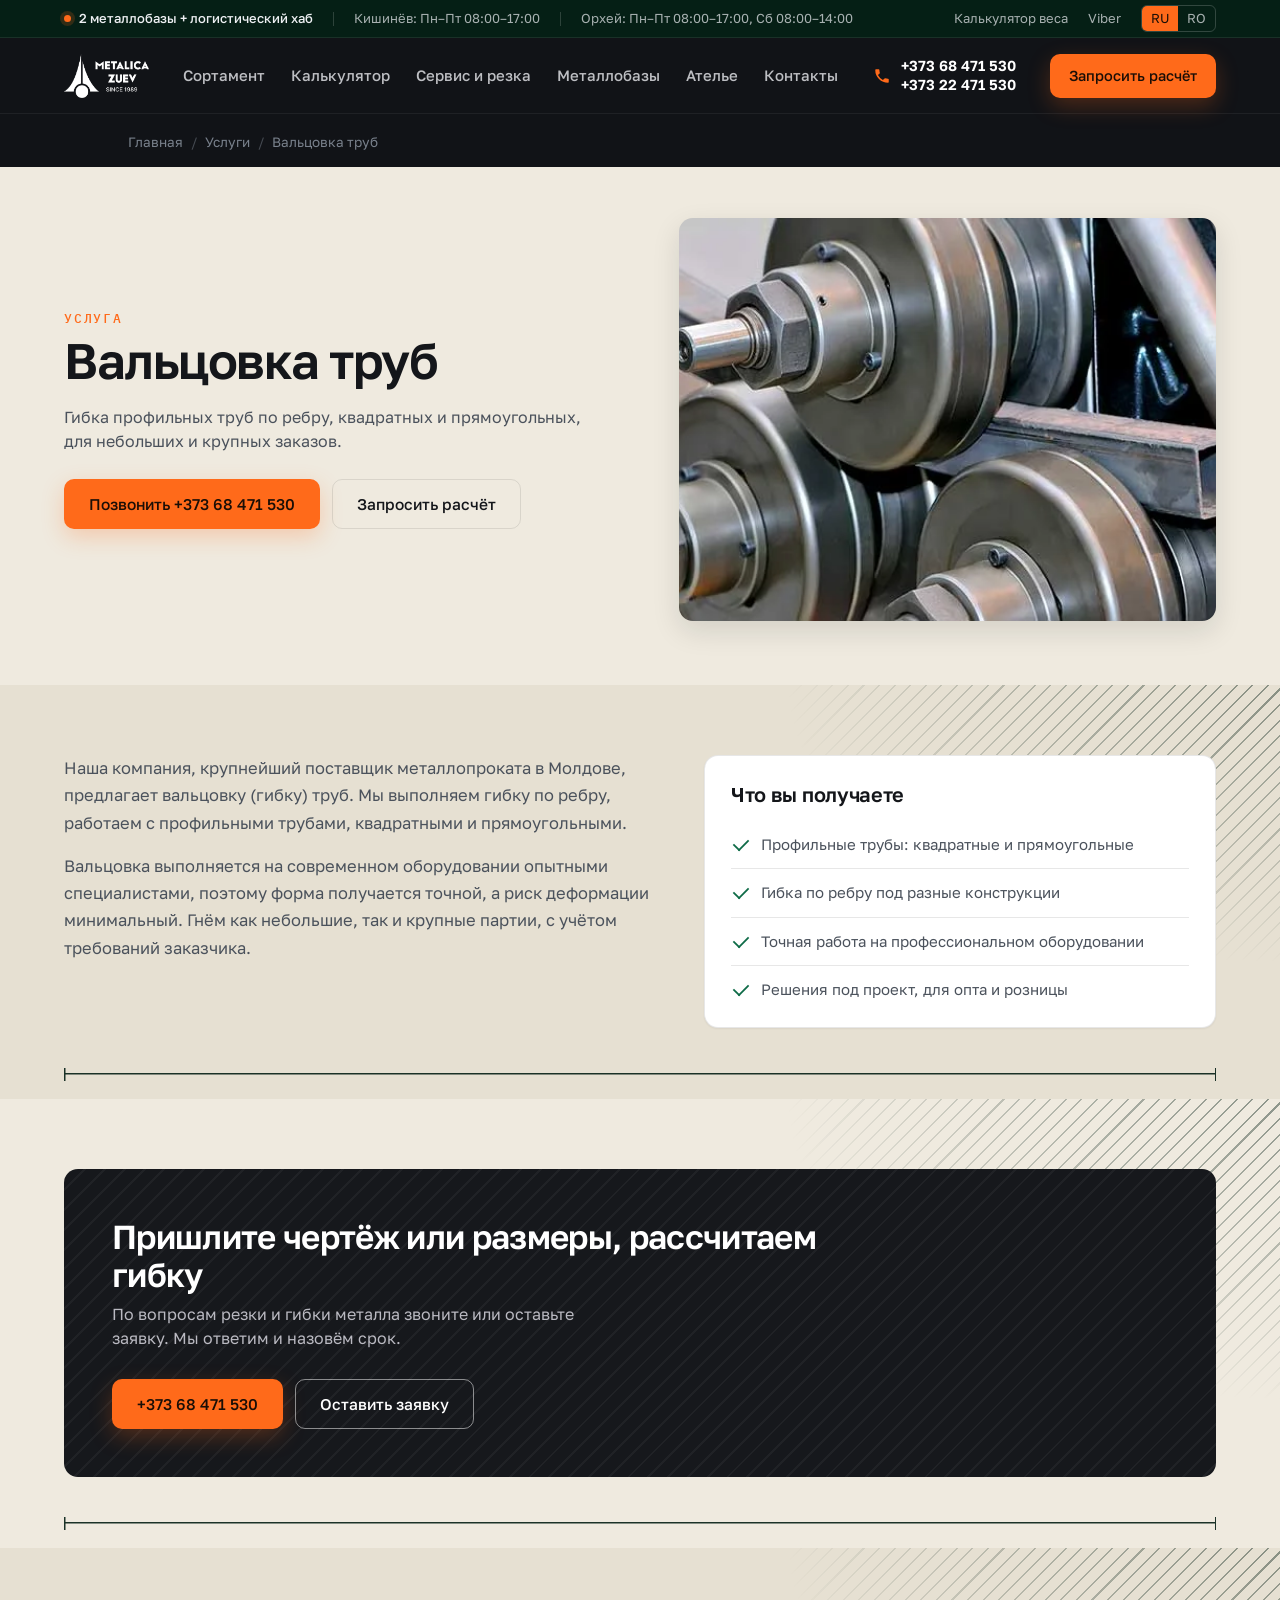
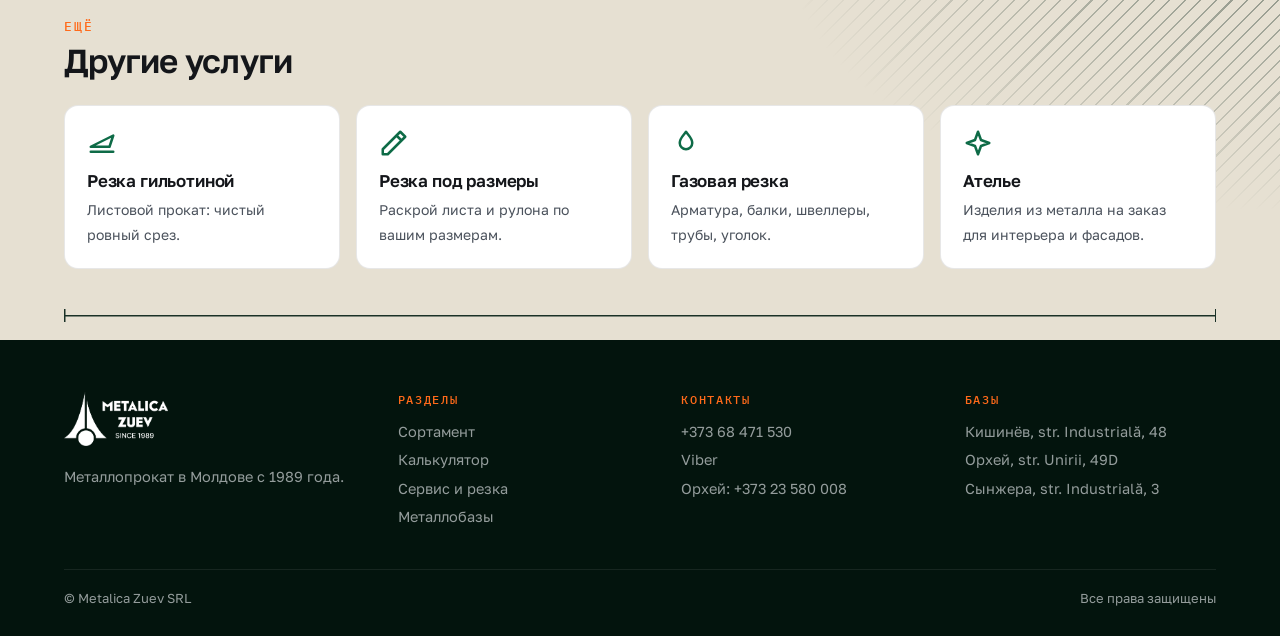
<file: ru/valcovka-trub/index.html>
<!doctype html>
<html lang="ru"><head><meta charset="utf-8"><meta name="viewport" content="width=device-width,initial-scale=1">
<title>Вальцовка (гибка) профильных труб в Кишинёве | Metalica Zuev</title>
<meta name="description" content="Вальцовка и гибка профильных труб по ребру: квадратных и прямоугольных. Точная гибка на металлобазе Metalica Zuev, Кишинёв.">
<link rel="preconnect" href="https://fonts.googleapis.com"><link rel="preconnect" href="https://fonts.gstatic.com" crossorigin>
<link href="https://fonts.googleapis.com/css2?family=Golos+Text:wght@400;500;600&family=IBM+Plex+Mono:wght@500&display=swap" rel="stylesheet">
<style>
/* ===== Metalica Zuev — тёмная версия: графит + оранжевый. Блоки чередуются: тёмный / светлый ===== */
:root{
  --orange:#FF6A1A;--orange-2:#FF8442;--orange-ink:#1A0E06;
  --d0:#0B0C0E;--d1:#111317;--d2:#171A1F;--d3:#20242B;
  --l0:#F2F1EE;--l1:#FFFFFF;
  --ff:"Golos Text",system-ui,sans-serif;--font-head:var(--ff);--font-body:var(--ff);--font-mark:"IBM Plex Mono",ui-monospace,monospace;
  --gutter:clamp(16px,5vw,80px);--radius:10px;
}
/* токены секции: тёмная по умолчанию */
.dark,body{--bg:var(--d1);--ink:#EEF0F3;--ink-2:#A3AAB4;--ink-3:#79818C;--line:rgba(255,255,255,.09);--panel:var(--d2);--panel-2:var(--d3);--panel-line:rgba(255,255,255,.08);--inp:#0E1013;--hover:rgba(255,255,255,.04)}
.light{--bg:var(--l0);--ink:#14161A;--ink-2:#4B525C;--ink-3:#7A818B;--line:rgba(20,22,26,.1);--panel:#fff;--panel-2:#F7F6F3;--panel-line:rgba(20,22,26,.08);--inp:#F6F5F2;--hover:rgba(20,22,26,.035)}

*{box-sizing:border-box;margin:0}
html{scroll-behavior:smooth;background:var(--d0)}
body{font:16px/1.55 var(--font-body);color:var(--ink);background:var(--d1);-webkit-font-smoothing:antialiased}
a{color:inherit;text-decoration:none}
:focus-visible{outline:2px solid var(--orange);outline-offset:3px;border-radius:6px}
section[id]{scroll-margin-top:20px}

/* Верхняя полоса */
.top{display:flex;align-items:center;gap:20px;padding:0 var(--gutter);height:38px;background:var(--d0);color:rgba(238,240,243,.7);font-size:13px;white-space:nowrap;border-bottom:1px solid rgba(255,255,255,.06)}
.top .badge{display:inline-flex;align-items:center;gap:8px;color:#EEF0F3;font-weight:500}
.top .badge i{width:7px;height:7px;border-radius:50%;background:var(--orange);box-shadow:0 0 0 4px rgba(255,106,26,.18)}
.top .sep{width:1px;height:14px;background:rgba(255,255,255,.16)}
.top .sp{flex:1}.top a:hover{color:#fff}
.lang{display:inline-flex;border:1px solid rgba(255,255,255,.18);border-radius:6px;overflow:hidden}
.lang a{padding:2px 9px}.lang a.on{background:var(--orange);color:var(--orange-ink)}

/* Навигация */
.nav{position:relative;z-index:5;display:flex;align-items:center;gap:34px;height:76px;padding:0 var(--gutter);background:var(--d1);border-bottom:1px solid rgba(255,255,255,.06)}
.nav img{height:44px;display:block}
.nav a,.nav li{white-space:nowrap}
.nav ul{display:flex;gap:26px;list-style:none;padding:0;font-size:15px;font-weight:500;color:rgba(238,240,243,.78)}
.nav ul a{padding:8px 0;border-bottom:2px solid transparent;transition:.2s}.nav ul a:hover{color:#fff;border-color:var(--orange)}
.nav .sp{flex:1}
.tel{display:flex;align-items:center;gap:10px;font:600 17px var(--font-body);color:#fff}
.tel svg{width:18px;height:18px;fill:var(--orange)}

/* Кнопки */
.btn{display:inline-flex;align-items:center;gap:10px;height:50px;padding:0 24px;border-radius:var(--radius);font:500 15.5px var(--font-body);border:1.5px solid transparent;cursor:pointer;transition:background .2s,color .2s,border-color .2s,transform .2s,box-shadow .2s;white-space:nowrap}
.btn.primary{background:var(--orange);color:var(--orange-ink);box-shadow:0 8px 22px rgba(255,106,26,.25)}
.btn.primary:hover{background:var(--orange-2);transform:translateY(-1px);box-shadow:0 12px 28px rgba(255,106,26,.32)}
.btn.primary:active{transform:none}
.btn.outline{background:transparent;color:var(--ink);border-color:var(--line)}
.dark .btn.outline,.hero .btn.outline{border-color:rgba(255,255,255,.22)}
.btn.outline:hover{border-color:var(--orange);color:var(--orange)}
.btn.ghost{background:transparent;color:var(--ink);border-color:var(--line)}
.btn.ghost:hover{border-color:var(--orange);color:var(--orange)}
.btn.sm{height:44px;padding:0 18px;font-size:14.5px}
.btn.xs{height:36px;padding:0 14px;font-size:13.5px;border-radius:8px}

/* ===== Первый экран (тёмный) ===== */
.hero{position:relative;min-height:clamp(520px,calc(100vh - 114px),1100px);min-height:clamp(520px,calc(100svh - 114px),1100px);overflow:hidden;background:
  radial-gradient(55% 75% at 78% 45%,rgba(236,228,214,.55) 0%,rgba(236,228,214,0) 70%),linear-gradient(90deg,#16181C 0%,#1A1D21 30%,#3B3934 46%,#8A8274 62%,#C9BFAE 80%,#DDD4C4 100%)}
.hero::before{content:"";position:absolute;inset:0;pointer-events:none;opacity:.45;
  background-image:linear-gradient(rgba(120,110,95,.12) 1px,transparent 1px),linear-gradient(90deg,rgba(120,110,95,.12) 1px,transparent 1px);background-size:64px 64px;
  -webkit-mask-image:radial-gradient(70% 70% at 62% 50%,#000,transparent 75%);mask-image:radial-gradient(70% 70% at 62% 50%,#000,transparent 75%)}
.stage{position:absolute;inset:0;z-index:1}
.copy{position:relative;z-index:2;display:flex;flex-direction:column;justify-content:center;min-height:inherit;padding:48px var(--gutter);max-width:min(640px,52vw);pointer-events:none}
.copy>*{pointer-events:auto}
.copy::before{content:"";position:absolute;z-index:-1;inset:-10% -30% -10% -20%;pointer-events:none;
  background:radial-gradient(55% 50% at 38% 50%,rgba(12,13,16,.85) 0%,rgba(12,13,16,.5) 55%,rgba(12,13,16,0) 100%)}
h1{font:600 clamp(40px,5vw,80px)/1.02 var(--font-head);letter-spacing:-.03em;color:#fff}
.since{margin-top:12px;font:400 clamp(20px,2vw,28px)/1.2 var(--font-head);color:var(--orange);letter-spacing:-.01em}
.lead{margin:20px 0 28px;max-width:470px;font-size:clamp(16px,1.15vw,18px);line-height:1.5;color:#A3AAB4}
.cta{display:flex;gap:12px;flex-wrap:wrap}
.facts{display:flex;gap:0;margin-top:36px}
.fact{padding:0 28px 0 0;margin-right:28px;border-right:1px solid rgba(255,255,255,.1)}
.fact:last-child{border:0;margin:0;padding:0}
.fact b{display:block;font:600 clamp(28px,2.6vw,38px)/1.05 var(--font-head);letter-spacing:-.025em;color:#fff}
.fact span{font-size:13.5px;color:#79818C}
.feats{display:flex;gap:26px;margin-top:22px;flex-wrap:wrap}
.feats span{position:relative;padding-left:14px;font-size:14px;font-weight:500;color:#D5D9DF}
.feats span::before{content:"";position:absolute;left:0;top:4px;bottom:4px;width:3px;border-radius:2px;background:var(--orange)}


/* Бегущая строка — оранжевая лента */
.marq{background:var(--orange);color:var(--orange-ink);overflow:hidden;white-space:nowrap}
.marq .track{display:inline-flex;padding:9px 0;animation:run 60s linear infinite}
.marq:hover .track{animation-play-state:paused}
.marq a{font:500 12.5px var(--font-mark);letter-spacing:.16em;text-transform:uppercase;padding:0 4px}
.marq a:hover{text-decoration:underline}
.marq a::after{content:"/";margin:0 20px;opacity:.5}
@keyframes run{to{transform:translateX(-50%)}}
@keyframes rise{from{opacity:0;transform:translateY(16px)}to{opacity:1;transform:none}}
.copy>*{animation:rise .8s both}.copy>*:nth-child(2){animation-delay:.08s}.copy>*:nth-child(3){animation-delay:.16s}.copy>*:nth-child(4){animation-delay:.24s}.copy>*:nth-child(n+5){animation-delay:.32s}
@media(prefers-reduced-motion:reduce){.marq .track{animation:none}.copy>*{animation:none}}

/* ===== Секции ===== */
.wrap{max-width:1320px;margin:0 auto;padding:0 var(--gutter)}
.sec{padding:clamp(44px,5.5vw,80px) 0;background:var(--bg);color:var(--ink)}
.head{display:flex;justify-content:space-between;align-items:flex-end;gap:28px;flex-wrap:wrap;margin-bottom:26px}
.kick{font:500 12.5px var(--font-mark);letter-spacing:.14em;text-transform:uppercase;color:var(--orange);margin-bottom:8px}
h2{font:600 clamp(26px,2.6vw,38px)/1.1 var(--font-head);letter-spacing:-.022em;max-width:720px}
.head p{max-width:420px;color:var(--ink-2);font-size:15px}

/* ===== Номенклатура: картинки с подписями ===== */
.tiles{display:grid;grid-template-columns:repeat(7,1fr);gap:8px 6px}
.tile{position:relative;display:flex;flex-direction:column;text-align:left;border:0;background:none;font:inherit;color:inherit;cursor:pointer;padding:0 0 10px;border-radius:12px;transition:background .2s}
.tile:hover{background:rgba(20,22,26,.04)}
.tile .pic{position:relative;aspect-ratio:4/3;display:grid;place-items:center}
.tile .pic::after{content:"";position:absolute;left:18%;right:18%;bottom:7%;height:10%;border-radius:50%;background:radial-gradient(closest-side,rgba(20,22,26,.22),rgba(20,22,26,0));z-index:0}
.tile img{position:relative;z-index:1;width:100%;height:100%;object-fit:contain;transition:transform .35s cubic-bezier(.2,.8,.2,1)}
.tile:hover img{transform:translateY(-4px) scale(1.04)}
.tile .cap{padding:2px 10px 0}
.tile .no{font:500 11px var(--font-mark);letter-spacing:.1em;color:var(--orange)}
.tile h3{font:600 15px/1.22 var(--font-head);letter-spacing:-.01em;margin:3px 0 3px}
.tile .sub{font-size:12.5px;line-height:1.35;color:var(--ink-3)}
.tile .more{display:inline-block;margin-top:6px;font-size:12.5px;font-weight:500;color:var(--orange);opacity:0;transform:translateY(3px);transition:.2s}
.tile:hover .more,.tile:focus-visible .more{opacity:1;transform:none}
.tile .add{position:absolute;z-index:2;top:8px;right:8px;width:30px;height:30px;border-radius:50%;border:1px solid var(--line);background:#fff;color:var(--ink);font-size:18px;line-height:1;display:grid;place-items:center;cursor:pointer;opacity:0;transition:.2s}
.tile:hover .add,.tile .add:focus-visible{opacity:1}
.tile .add:hover{background:var(--orange);border-color:var(--orange);color:var(--orange-ink)}

/* Диалог размеров */
dialog{margin:auto;max-height:calc(100vh - 24px);max-height:calc(100dvh - 24px);border:0;border-radius:16px;padding:0;max-width:min(760px,94vw);width:100%;box-shadow:0 30px 80px rgba(0,0,0,.5);background:var(--d2);color:#EEF0F3;--line:rgba(255,255,255,.09);--ink:#EEF0F3;--ink-3:#79818C}
dialog::backdrop{background:rgba(5,6,8,.78)}
.dlg-h{display:flex;justify-content:space-between;align-items:center;gap:14px;padding:18px 22px;border-bottom:1px solid var(--line)}
.dlg-h h3{font:600 21px var(--font-head);letter-spacing:-.02em}
.x{border:0;background:rgba(255,255,255,.08);width:36px;height:36px;border-radius:50%;cursor:pointer;font-size:20px;line-height:1;color:#EEF0F3}
.x:hover{background:var(--orange);color:var(--orange-ink)}
.dlg-b{padding:16px 22px 22px;flex:1;min-height:0;display:flex;flex-direction:column}
.search{width:100%;height:46px;border:1.5px solid var(--line);border-radius:10px;padding:0 14px;font:400 15.5px var(--font-body);margin-bottom:12px;background:#0E1013;color:#EEF0F3}
.search:focus{outline:none;border-color:var(--orange)}
.list{flex:1;min-height:90px;overflow:auto;border:1px solid var(--line);border-radius:10px}
.row{display:flex;justify-content:space-between;align-items:center;gap:12px;padding:9px 14px;border-bottom:1px solid var(--line);font-size:14.5px}
.row:last-child{border:0}.row:hover{background:rgba(255,255,255,.03)}
.count{font-size:13px;color:var(--ink-3);margin:8px 2px 0}

/* Панели, поля */
.panel{background:var(--panel);border:1px solid var(--panel-line);border-radius:14px;padding:24px}
.field{display:grid;gap:6px;margin-bottom:14px}.field label{font-size:13px;font-weight:500;color:var(--ink-2)}
.inp,select.inp{width:100%;height:48px;border:1.5px solid var(--panel-line);border-radius:10px;padding:0 14px;font:400 15.5px var(--font-body);background:var(--inp);color:var(--ink);appearance:none}
select.inp{background:var(--inp) url("data:image/svg+xml;utf8,<svg xmlns='http://www.w3.org/2000/svg' width='14' height='8'><path d='M1 1l6 6 6-6' fill='none' stroke='%23FF6A1A' stroke-width='2'/></svg>") no-repeat right 14px center}
select.inp option{background:var(--panel);color:var(--ink)}
.inp:focus{outline:none;border-color:var(--orange);box-shadow:0 0 0 3px rgba(255,106,26,.15)}
textarea.inp{height:auto;min-height:110px;padding:12px 14px;resize:vertical}
.two{display:grid;grid-template-columns:1fr 1fr;gap:12px}

/* Калькулятор */
.calc{display:grid;grid-template-columns:1fr 1fr;gap:20px;align-items:stretch}
.calc-r{display:flex;flex-direction:column;justify-content:center}
.result{margin:0 0 16px;padding:20px;border-radius:12px;background:linear-gradient(150deg,#2A1A10,#120C08);border:1px solid rgba(255,106,26,.25)}
.result b{display:block;font:600 36px/1.1 var(--font-head);letter-spacing:-.025em;color:var(--orange)}.result span{font-size:13px;color:var(--ink-2)}
.note0{margin-top:12px;font-size:13px;color:var(--ink-3)}.note0 a{color:var(--orange);text-decoration:underline;text-underline-offset:3px}

/* Справочник */
.hbtoggle{width:100%;display:flex;align-items:center;gap:16px;text-align:left;background:var(--panel);border:1px solid var(--panel-line);border-radius:14px;padding:18px 22px;cursor:pointer;font:inherit;color:var(--ink);transition:.2s}
.hbtoggle:hover{border-color:var(--orange)}
.hbtoggle span{flex:1;display:grid;gap:2px}.hbtoggle b{font:600 17px var(--font-head)}.hbtoggle small{font-size:13px;color:var(--ink-3)}
.hbtoggle em{font-style:normal;font-weight:500;font-size:14px;color:var(--orange)}
.hbtoggle i{width:10px;height:10px;border-right:2px solid var(--orange);border-bottom:2px solid var(--orange);transform:rotate(45deg) translateY(-2px);transition:.2s}
.hbtoggle[aria-expanded=true] i{transform:rotate(-135deg)}
.hb2{margin-top:12px;background:var(--panel);border:1px solid var(--panel-line);border-radius:14px;overflow:hidden}.hb2[hidden]{display:none}
.hbtop{display:flex;gap:14px;justify-content:space-between;align-items:center;flex-wrap:wrap;padding:16px 20px;border-bottom:1px solid var(--line)}
.hbtabs{display:flex;gap:6px;flex-wrap:wrap}
.hbtabs button{border:1px solid var(--line);background:transparent;color:var(--ink-2);border-radius:999px;padding:6px 13px;font:500 13.5px var(--font-body);cursor:pointer;transition:.2s}
.hbtabs button:hover{border-color:var(--ink-3)}.hbtabs button.on{background:var(--d1);border-color:var(--d1);color:#fff}
.hbq{width:230px;height:40px;font-size:14px}
.hbmeta{display:flex;gap:12px;justify-content:space-between;flex-wrap:wrap;padding:12px 20px;background:var(--panel-2);border-bottom:1px solid var(--line)}
.hbmeta b{font:600 15.5px var(--font-head)}.hbmeta span{font-size:12.5px;color:var(--ink-3)}
.tbl{max-height:460px;overflow:auto}
table{width:100%;border-collapse:collapse;font-size:14.5px}
th,td{padding:9px 20px;text-align:left;border-bottom:1px solid var(--line)}
th{position:sticky;top:0;background:var(--panel-2);font:500 12px var(--font-body);color:var(--ink-3);text-transform:uppercase;letter-spacing:.06em}
td.n{text-align:right;font-variant-numeric:tabular-nums}
tbody tr{cursor:pointer}tbody tr:hover td{background:var(--hover)}
td.go{text-align:right;color:var(--orange);font-size:13px;font-weight:500;white-space:nowrap;opacity:0;transition:.2s}
tbody tr:hover td.go{opacity:1}

/* Сервис */
.svc{display:grid;grid-template-columns:repeat(4,1fr);gap:1px;background:var(--line);border:1px solid var(--line);border-radius:14px;overflow:hidden}
.svc .s{padding:24px 22px 28px;background:var(--bg);transition:background .2s}
.svc .s:hover{background:var(--panel)}
.svc .s .n{font:500 12.5px var(--font-mark);color:var(--orange);letter-spacing:.1em}
.svc .s h3{font:600 18.5px/1.2 var(--font-head);margin:12px 0 8px;letter-spacing:-.01em}
.svc .s p{font-size:14.5px;color:var(--ink-2)}

/* О компании */
.about{display:grid;grid-template-columns:minmax(260px,420px) 1fr;gap:clamp(28px,5vw,72px);align-items:center}
.about .ph{margin:0;border-radius:14px;overflow:hidden;aspect-ratio:4/5;background:#ddd}
.about .ph img{width:100%;height:100%;object-fit:cover;display:block;filter:saturate(.85) contrast(1.05)}
.about h2{margin-bottom:14px}
.about .at p{max-width:520px;color:var(--ink-2);font-size:16.5px}
.facts3{display:flex;gap:clamp(24px,4vw,56px);margin:26px 0;flex-wrap:wrap}
.facts3 b{display:block;font:600 clamp(28px,3vw,40px)/1.1 var(--font-head);letter-spacing:-.02em;color:var(--ink)}
.facts3 b::after{content:"";display:block;width:22px;height:3px;border-radius:2px;background:var(--orange);margin-top:8px}
.facts3 span{font-size:13.5px;color:var(--ink-3)}
.about .acts{display:flex;gap:12px;flex-wrap:wrap}

/* Базы */
.band{margin:0 0 20px;border-radius:14px;overflow:hidden;height:clamp(150px,20vw,280px)}
.band img{width:100%;height:100%;object-fit:cover;object-position:50% 58%;display:block;filter:saturate(.8) brightness(.85)}
.bases{display:grid;grid-template-columns:minmax(280px,400px) 1fr;gap:20px}
.btabs{display:grid;gap:8px;align-content:start}
.bt{text-align:left;border:1.5px solid var(--panel-line);background:var(--panel);border-radius:12px;padding:16px 18px;cursor:pointer;font:inherit;color:inherit;transition:border-color .2s}
.bt:hover{border-color:var(--ink-3)}.bt.on{border-color:var(--orange)}
.bt b{display:block;font:600 17px/1.25 var(--font-head)}.bt span{font-size:13.5px;color:var(--ink-2)}
.bd{border:1px solid var(--panel-line);border-radius:14px;overflow:hidden;background:var(--panel)}
.bd .info{padding:20px 22px;display:grid;gap:9px;font-size:14.5px}
.bd .info .hrs{color:var(--ink-2)}.bd ul{margin:4px 0 0;padding-left:18px;color:var(--ink-2);font-size:14px}
.bd .links{display:flex;gap:10px;flex-wrap:wrap;margin-top:6px}
.maps{position:relative;height:300px;background:#1a1d22}
.maps::after{content:"Загрузка карты…";position:absolute;inset:0;display:grid;place-items:center;font:500 12px var(--font-mark);letter-spacing:.12em;text-transform:uppercase;color:#6A727D}
.map{position:absolute;inset:0;z-index:1;width:100%;height:100%;border:0;display:block;opacity:0;transition:opacity .3s}
.map.ready{opacity:1}.map[hidden]{display:none}

/* Заявка */
.order{display:grid;grid-template-columns:1fr minmax(300px,400px);gap:20px;align-items:start}
.basket{display:grid;gap:6px;margin:0 0 14px}
.chip{display:flex;justify-content:space-between;gap:10px;align-items:center;padding:8px 12px;background:var(--panel-2);border:1px solid var(--panel-line);border-radius:9px;font-size:14px}
.chip button{border:0;background:transparent;cursor:pointer;font-size:16px;color:var(--orange)}
.contact{padding:24px;border-radius:14px;background:var(--d1);color:#EEF0F3;display:grid;gap:14px}
.contact h3{font:600 21px var(--font-head);letter-spacing:-.02em}
.contact .big{font:600 28px var(--font-head);letter-spacing:-.02em;color:var(--orange)}
.contact small{display:block;color:#79818C;font-size:13px}
.contact a.btn{justify-content:center}
.btn.white{background:#fff;color:var(--d1)}.btn.white:hover{background:var(--orange);color:var(--orange-ink)}
.btn.line{background:transparent;color:#fff;border-color:rgba(255,255,255,.22)}.btn.line:hover{border-color:var(--orange);color:var(--orange)}
.ok{display:none;margin-top:14px;padding:12px 14px;border-radius:10px;background:rgba(255,106,26,.12);color:#B5480C;font-weight:500}
.file{font-size:14px;padding-top:12px}
.fab{position:fixed;right:20px;bottom:20px;z-index:40;display:none;align-items:center;gap:10px;height:52px;padding:0 22px;border-radius:999px;background:var(--orange);color:var(--orange-ink);font:500 15px var(--font-body);box-shadow:0 12px 30px rgba(255,106,26,.35);border:0;cursor:pointer}
.fab.show{display:inline-flex}.fab b{background:var(--orange-ink);color:#fff;border-radius:999px;min-width:24px;height:24px;display:grid;place-items:center;font-size:13px;padding:0 6px}

/* Кнопка «наверх» — над кнопкой заявки, если она видна */
.totop{position:fixed;right:20px;bottom:20px;z-index:41;width:48px;height:48px;border-radius:50%;border:1px solid rgba(255,255,255,.14);background:rgba(20,23,28,.88);backdrop-filter:blur(8px);-webkit-backdrop-filter:blur(8px);color:#fff;display:grid;place-items:center;cursor:pointer;box-shadow:0 10px 26px rgba(0,0,0,.3);opacity:0;transform:translateY(10px);pointer-events:none;transition:opacity .25s,transform .25s,background .2s}
.totop.show{opacity:1;transform:none;pointer-events:auto}
.totop:hover{background:var(--orange);color:var(--orange-ink);border-color:var(--orange)}
.totop svg{width:20px;height:20px;fill:none;stroke:currentColor;stroke-width:2.2;stroke-linecap:round;stroke-linejoin:round}
.fab.show~.totop{bottom:86px}

/* Подвал */
footer{background:var(--d0);color:rgba(238,240,243,.62);padding:52px 0 28px;font-size:14.5px}
.fg{display:grid;grid-template-columns:1.2fr 1fr 1fr 1fr;gap:32px}
footer h4{font:500 12px var(--font-mark);letter-spacing:.14em;text-transform:uppercase;color:var(--orange);margin-bottom:14px}
footer a:hover{color:#fff}footer p{margin-bottom:6px}
.copy2{margin-top:34px;padding-top:18px;border-top:1px solid rgba(255,255,255,.08);font-size:13px;display:flex;justify-content:space-between;gap:20px;flex-wrap:wrap}

/* ===== Адаптив ===== */
@media(max-width:1280px){.tiles{grid-template-columns:repeat(5,1fr)}}
@media(max-width:1180px){.top .hide-m{display:none}.svc{grid-template-columns:repeat(2,1fr)}.fg{grid-template-columns:1fr 1fr}}
@media(max-width:980px){
  .top{overflow:hidden}.nav ul,.nav .tel span{display:none}.nav{gap:14px}
  .hero{min-height:0;display:flex;flex-direction:column;background:linear-gradient(180deg,#16181C 0%,#1A1D21 46%,#4A463F 60%,#A79E8F 78%,#D9D0C0 100%)}
  .copy{order:1;max-width:none;min-height:0;padding:30px var(--gutter) 0}
  .copy::before{display:none}
  .stage{order:2;position:relative;inset:auto;height:clamp(300px,78vw,520px);margin-top:-10px}
    .calc,.bases,.order,.about{grid-template-columns:1fr}
  .about .ph{max-width:420px;aspect-ratio:4/3}
  .tiles{grid-template-columns:repeat(4,1fr)}
}
@media(max-width:700px){
  .top .badge{display:none}.top{justify-content:space-between}.top .sp{display:none}
  .nav>.btn{display:none}
  .nav .tel{margin-left:auto;padding:8px 14px;border:1px solid rgba(255,255,255,.16);border-radius:999px;font-size:15px}
  .nav .tel span{display:inline}
  h1{font-size:clamp(32px,9vw,40px)}
  .since{font-size:19px;margin-top:6px}
  .lead{margin:12px 0 18px}
  .hero .cta{flex-direction:column;align-items:stretch}.hero .cta .btn{justify-content:center}
  .facts{margin-top:22px}.fact{padding-right:20px;margin-right:20px}
  .feats{gap:10px 20px;margin-top:16px}
  .tiles{grid-template-columns:repeat(2,1fr);gap:4px}
  .tile .more{display:none}.tile .add{opacity:1}
  .hbq{width:100%}td.go,th.go{display:none}th,td{padding:9px 14px}
  .hbtabs{flex-wrap:nowrap;overflow-x:auto;scrollbar-width:none}.hbtabs button{white-space:nowrap;flex:0 0 auto}
}
@media(max-width:560px){.svc,.fg,.two{grid-template-columns:1fr}}

/* ===== Фото-версия: первый экран — фотография с эффектом глубины ===== */
.hero{background:#121417}
.hero::before{display:none}
.stage{overflow:hidden;perspective:1400px}
.stage .ph{position:absolute;inset:-5%;transform-origin:62% 50%;will-change:transform}
.stage .ph img{display:block;width:100%;height:100%;object-fit:cover;object-position:70% 40%;animation:phin 1.8s cubic-bezier(.2,.7,.2,1) both}
@keyframes phin{from{opacity:0;transform:scale(1.08)}to{opacity:1;transform:none}}
.stage::after{content:"";position:absolute;inset:0;pointer-events:none;
  background:linear-gradient(90deg,rgba(18,20,23,.94) 0%,rgba(18,20,23,.72) 28%,rgba(18,20,23,0) 56%),linear-gradient(0deg,rgba(18,20,23,.55) 0%,rgba(18,20,23,0) 22%)}
.copy{will-change:transform,opacity}
@media(max-width:980px){
  .hero{background:#121417}
  .stage{height:clamp(280px,70vw,480px);margin-top:-30px}
  .stage .ph img{object-position:78% 45%}
  .stage::after{background:linear-gradient(180deg,#121417 0%,rgba(18,20,23,0) 30%)}
}
@media(prefers-reduced-motion:reduce){.stage .ph img{animation:none}}
/* 3D-модель позиции сверху окна размеров */
.dlg-3d{position:relative;height:clamp(120px,19vh,160px);border-bottom:1px solid var(--line);cursor:grab;touch-action:pan-y;background:#1c1f25;isolation:isolate;transform:translateZ(0)}
.dlg-3d.grab{cursor:grabbing}
.dlg-3d canvas{position:absolute;inset:0;width:100%;height:100%;display:block}
.dlg-3d[hidden]{display:none}
/* Вариант первого экрана ?hero=building: 3D-разрез здания (src/building.js) вместо фото */
.bld{display:none}
.hb .bld{display:block;position:absolute;inset:0}
.hb .stage .ph{display:none}
.hb.hb-fail .stage .ph{display:block}
.hb.hb-fail .bld{display:none}
/* телефон (только вариант building): hero = ровно один экран (svh учитывает панель Safari), сверху компактный текст, остальное — сцена */
@media(max-width:700px){
  .hb .hero{min-height:calc(100svh - var(--hdr,114px));min-height:calc(100svh - var(--hdr,114px) - env(safe-area-inset-bottom,0px))}
  .hb .copy{padding:14px var(--gutter) 0}
  .hb .copy h1{font-size:clamp(26px,7.4vw,32px);line-height:1.04}
  .hb .copy .since{font-size:16px;margin-top:4px}
  .hb .copy .lead{display:none}
  .hb .hero .cta{flex-direction:row;gap:8px;margin-top:12px}
  .hb .hero .cta .btn{flex:1;height:42px;padding:0 8px;font-size:14px}
  .hb .facts{margin-top:12px}.hb .fact{padding-right:16px;margin-right:16px}.hb .fact b{font-size:22px}.hb .fact span{font-size:12px}
  .hb .feats{display:none}
  .hb .stage{flex:1 1 auto;height:auto;min-height:260px;margin-top:0}
}
.bld canvas{position:absolute;inset:0;width:100%;height:100%;display:block;opacity:0;transition:opacity .9s ease}
.bld canvas.on{opacity:1}
@media(prefers-reduced-motion:reduce){.bld canvas{transition:none}}
/* WebGL-слой глубины: лежит поверх обычного фото и плавно проявляется */
.stage .ph .gl{position:absolute;inset:0;width:100%;height:100%;display:block;opacity:0;transition:opacity .5s ease}
.stage .ph .gl.on{opacity:1}

/* ===== Фирменный зелёный =====
   Переключатель для сравнения: ?g=0 — как было, ?g=1 — зелёная полоса, подвал и один блок, ?g=2 (по умолчанию) — ещё бежевый фон с чертёжными штрихами.
   Правило: оранжевый — действие (кнопки), зелёный — бренд и структура (фоны, штрихи). */
:root{--green:#051F15;--green-2:#082A1D;--green-3:#0C3324;--green-ink:#BFE3D0}
.g1 .top,.g2 .top{background:var(--green);border-bottom-color:rgba(255,255,255,.08)}
.g1 footer,.g2 footer{background:#03140D}
.g1 #bases.dark,.g2 #bases.dark{--bg:var(--green);--panel:var(--green-2);--panel-2:var(--green-3);--line:rgba(255,255,255,.13);--panel-line:rgba(255,255,255,.11);--inp:#041A11;--ink-3:#86AB99}
.g1 #bases.dark{background:var(--green)}
/* бежевый фон светлых блоков и чертёжные штрихи */
.g2 .light{--bg:#EFEADF;--panel-2:#F6F2E9;--inp:#F4F0E6}
.g2 .sec.light{position:relative;overflow:hidden}
.g2 .sec.light>*{position:relative;z-index:1}
.g2 .sec.light::before,.g2 .sec.light::after{content:"";position:absolute;pointer-events:none;z-index:0}
/* штриховка (как заливка сечения на чертеже) — в правом верхнем углу, растворяется к центру */
.g2 .sec.light::before{top:0;right:0;width:min(52%,680px);height:min(86%,520px);
  background:repeating-linear-gradient(135deg,rgba(5,31,21,.42) 0 1.5px,transparent 1.5px 11px);
  -webkit-mask-image:radial-gradient(95% 100% at 100% 0,#000 0%,rgba(0,0,0,.55) 40%,transparent 78%);mask-image:radial-gradient(95% 100% at 100% 0,#000 0%,rgba(0,0,0,.55) 40%,transparent 78%)}
/* размерная линия с засечками — вдоль нижней границы блока */
.g2 .sec.light::after{left:var(--gutter);right:var(--gutter);bottom:18px;height:13px;opacity:.9;
  background:linear-gradient(#051F15,#051F15) center/100% 1.5px no-repeat,linear-gradient(#051F15,#051F15) left center/1.5px 13px no-repeat,linear-gradient(#051F15,#051F15) right center/1.5px 13px no-repeat}

/* ===== Меню как на основном сайте: Ателье, два телефона, бургер, карточки услуг ===== */
.telbox{display:flex;align-items:center;gap:10px;margin-left:auto}
.telbox svg{width:18px;height:18px;fill:var(--orange);flex:none}
.telbox .tl{display:grid;gap:1px;font:600 14.5px/1.25 var(--font-body);color:#fff}
.telbox .tl a:hover{color:var(--orange)}
.nav .sp{display:none}
.burger{display:none;flex-direction:column;justify-content:center;gap:5px;width:46px;height:46px;padding:0 11px;border:1px solid rgba(255,255,255,.18);border-radius:10px;background:transparent;cursor:pointer}
.burger i{display:block;height:2px;border-radius:2px;background:#fff;transition:transform .2s,opacity .2s}
.burger[aria-expanded=true] i:nth-child(1){transform:translateY(7px) rotate(45deg)}
.burger[aria-expanded=true] i:nth-child(2){opacity:0}
.burger[aria-expanded=true] i:nth-child(3){transform:translateY(-7px) rotate(-45deg)}
.mnav{display:none;position:absolute;top:100%;left:0;right:0;z-index:60;background:var(--d1);border-bottom:1px solid rgba(255,255,255,.08);box-shadow:0 24px 48px rgba(0,0,0,.45);padding:8px 0 18px}
.mnav.open{display:block}
.mnav>a{display:block;padding:14px var(--gutter);font:500 17px var(--font-body);color:#EEF0F3;border-bottom:1px solid rgba(255,255,255,.07)}
.mnav .mtel{display:flex;gap:10px;flex-wrap:wrap;padding:16px var(--gutter) 0}
@media(max-width:1180px){.nav ul{display:none}.burger{display:inline-flex}.nav{gap:16px}.nav>.btn{display:none}}
@media(max-width:700px){.telbox .tl a:nth-child(2){display:none}.telbox svg{display:none}}
.svph{margin:34px 0 14px;font:500 13px var(--font-mark);letter-spacing:.14em;text-transform:uppercase;color:var(--ink-3)}
.svp{display:grid;grid-template-columns:repeat(5,1fr);gap:14px}
.svp a{position:relative;display:block;aspect-ratio:4/3;border-radius:12px;overflow:hidden;background:var(--d2);transition:transform .25s,box-shadow .25s}
.svp a img{width:100%;height:100%;object-fit:cover;display:block;transition:transform .5s}
.svp a::after{content:"";position:absolute;inset:0;background:linear-gradient(180deg,rgba(11,12,14,.1) 30%,rgba(11,12,14,.78))}
.svp a span{position:absolute;left:14px;right:14px;bottom:12px;z-index:1;font:600 15px/1.25 var(--font-head);color:#fff;letter-spacing:-.01em}
.svp a:hover{transform:translateY(-3px);box-shadow:0 14px 32px rgba(0,0,0,.35)}.svp a:hover img{transform:scale(1.05)}
@media(max-width:1180px){.svp{grid-template-columns:repeat(3,1fr)}}
@media(max-width:700px){.svp{grid-template-columns:repeat(2,1fr)}}

/* окно размеров помещается в экран: шапка и 3D фиксированы, список прокручивается внутри */
dialog[open]{display:flex;flex-direction:column;overflow:hidden}
.dlg-h,.dlg-3d{flex:none}
@media(max-width:700px){
  .dlg-h{padding:12px 14px}.dlg-h h3{font-size:18px}.x{width:34px;height:34px}
  .dlg-3d{height:clamp(96px,17vh,130px);height:clamp(96px,17dvh,130px)}
  .dlg-b{padding:12px 12px 12px}.search{height:42px;margin-bottom:10px}
  .row{padding:8px 10px;font-size:14px}
  /* первый экран на телефоне: мягкие края фото вместо резкого контраста */
  .stage::after{background:linear-gradient(180deg,#121417 0%,rgba(18,20,23,.0) 28%,rgba(18,20,23,.16) 60%,rgba(18,20,23,.72) 100%)}
}
@media(min-width:701px) and (max-width:980px){
  .stage::after{background:linear-gradient(180deg,#121417 0%,rgba(18,20,23,0) 28%,rgba(18,20,23,.14) 60%,rgba(18,20,23,.6) 100%)}
}


.crumbs{padding:18px 0 0;font-size:13.5px;color:var(--ink-3)}
.crumbs a:hover{color:var(--s700)}.crumbs span{margin:0 8px;opacity:.5}
.sp-hero{padding:clamp(28px,4vw,56px) 0 clamp(36px,5vw,72px)}
.sp-hero .wrap{display:grid;grid-template-columns:1.05fr 1fr;gap:clamp(28px,4vw,64px);align-items:center}
.sp-hero h1{font-size:clamp(32px,3.9vw,56px);line-height:1.06;margin:6px 0 18px}
.sp-hero .lead{margin:0 0 26px;max-width:520px}
.sp-ph{border-radius:14px;overflow:hidden;box-shadow:var(--sh2);aspect-ratio:4/3;background:var(--s100)}
.sp-ph img{width:100%;height:100%;object-fit:cover;display:block}
.sp-two{display:grid;grid-template-columns:1.15fr 1fr;gap:clamp(28px,4vw,64px);align-items:start}
.sp-text p{margin-bottom:16px;color:var(--ink-2);font-size:16.5px;line-height:1.65}
.sp-text p:last-child{margin:0}
.adv{border:1px solid var(--line);border-radius:14px;background:#fff;padding:26px 26px 14px;box-shadow:var(--sh1)}
.adv h2{font:600 20px/1.25 var(--font-head);letter-spacing:-.015em;margin-bottom:14px}
.adv ul{list-style:none;padding:0;margin:0}
.adv li{position:relative;padding:12px 0 12px 30px;border-top:1px solid var(--line);font-size:15px;color:var(--ink-2)}
.adv li:first-child{border:0}
.adv li::before{content:"";position:absolute;left:2px;top:17px;width:14px;height:8px;border-left:2.5px solid var(--green-600);border-bottom:2.5px solid var(--green-600);transform:rotate(-45deg) scale(.9)}
.more{display:grid;grid-template-columns:repeat(4,1fr);gap:16px}
.more a{display:block;padding:22px;border:1px solid var(--line);border-radius:14px;background:#fff;transition:.2s}
.more a:hover{border-color:var(--s500);box-shadow:var(--sh2);transform:translateY(-2px)}
.more b{display:block;font:600 17px/1.25 var(--font-head);letter-spacing:-.01em;margin-bottom:6px}
.more small{font-size:14px;color:var(--ink-2)}
.more svg{width:30px;height:30px;stroke:var(--green-600);fill:none;stroke-width:2;stroke-linecap:round;stroke-linejoin:round;display:block;margin-bottom:12px}
.lbx{position:fixed;inset:0;z-index:70;background:rgba(15,14,21,.88);display:none;place-items:center;padding:4vw;cursor:zoom-out}
.lbx.on{display:grid}
.lbx img{max-width:min(960px,92vw);max-height:88vh;border-radius:12px;box-shadow:0 30px 80px rgba(0,0,0,.5)}
.at-svc .c img,.work img{cursor:zoom-in}
.band2{background:var(--s900);color:#fff;border-radius:14px;padding:clamp(28px,4vw,48px);display:flex;align-items:center;justify-content:space-between;gap:28px;flex-wrap:wrap;background-image:repeating-linear-gradient(135deg,rgba(255,255,255,.045) 0 2px,transparent 2px 14px)}
.band2 h2{font:600 clamp(24px,2.6vw,34px)/1.15 var(--font-head);letter-spacing:-.02em;margin-bottom:8px}
.band2 p{color:rgba(232,231,240,.78);max-width:520px}
.band2 .acts{display:flex;gap:12px;flex-wrap:wrap}
.band2 .btn.primary{background:var(--green-600)}
/* Ателье */
.at-hero{position:relative;color:#fff;min-height:clamp(420px,56vh,560px);display:flex;align-items:flex-end;overflow:hidden;background:var(--s900)}
.at-hero img{position:absolute;inset:0;width:100%;height:100%;object-fit:cover}
.at-hero::after{content:"";position:absolute;inset:0;background:linear-gradient(90deg,rgba(21,19,29,.88) 0%,rgba(21,19,29,.62) 48%,rgba(21,19,29,.12) 100%)}
.at-hero .wrap{position:relative;z-index:2;width:100%;padding-top:48px;padding-bottom:clamp(32px,5vw,64px)}
.at-hero .kick{color:#9BE3C6}
.at-hero h1{color:#fff;font-size:clamp(32px,4.2vw,60px);max-width:780px;margin-bottom:16px}
.at-hero p{max-width:540px;color:rgba(255,255,255,.86);font-size:17px;margin-bottom:26px}
.at-hero .btn.outline,.band2 .btn.outline{background:transparent;color:#fff;border-color:rgba(255,255,255,.5);box-shadow:none}.at-hero .btn.outline:hover,.band2 .btn.outline:hover{background:#fff;color:var(--s900);border-color:#fff}
.at-facts{display:grid;grid-template-columns:repeat(3,1fr);gap:16px;margin-top:-34px;position:relative;z-index:3}
.at-facts div{background:#fff;border:1px solid var(--line);border-radius:14px;padding:22px 26px;box-shadow:var(--sh2)}
.at-facts b{display:block;font:600 clamp(30px,3vw,42px)/1 var(--font-head);letter-spacing:-.025em;color:var(--green-700)}
.at-facts div>span{font-size:14.5px;color:var(--ink-2)}
.at-svc{display:grid;grid-template-columns:repeat(3,1fr);gap:16px}
.at-svc .c{border:1px solid var(--line);border-radius:14px;background:#fff;overflow:hidden;display:flex;flex-direction:column}
.at-svc .c img{width:100%;aspect-ratio:16/10;object-fit:cover;display:block}
.at-svc .c div{padding:18px 20px 22px}
.at-svc h3{font:600 18px/1.25 var(--font-head);letter-spacing:-.01em}
.at-svc .c.t{grid-column:span 2;padding:24px;background:var(--s900);color:#fff;justify-content:flex-end;min-height:180px}
.at-svc .c.t h3{font-size:20px}.at-svc .c.t p{margin-top:8px;color:rgba(232,231,240,.8);font-size:15px}
.work{display:grid;grid-template-columns:repeat(3,1fr);gap:18px}
.work article{border:1px solid var(--line);border-radius:14px;background:#fff;overflow:hidden;box-shadow:var(--sh1);display:flex;flex-direction:column}
.work img{width:100%;aspect-ratio:4/3;object-fit:cover;display:block}
.work div{padding:20px 22px 24px}
.work h3{font:600 18px/1.25 var(--font-head);letter-spacing:-.01em;margin-bottom:8px}
.work p{font-size:14.5px;color:var(--ink-2)}
.work .grp{grid-column:1/-1;font:500 13px var(--font-mark);letter-spacing:.14em;text-transform:uppercase;color:var(--s500);margin:10px 0 -4px}
.grp-h{margin:0 0 14px;font:500 13px var(--font-mark);letter-spacing:.14em;text-transform:uppercase;color:var(--s500)}
.three{display:grid;grid-template-columns:repeat(3,1fr);gap:16px}
.three p{padding:22px;border:1px solid var(--line);border-radius:14px;background:#fff;font-size:15.5px;color:var(--ink-2)}
.cont{display:grid;grid-template-columns:repeat(3,1fr);gap:16px}
.cont div{padding:22px;border:1px solid var(--line);border-radius:14px;background:#fff}
.cont small{display:block;font:500 12px var(--font-mark);letter-spacing:.12em;text-transform:uppercase;color:var(--ink-3);margin-bottom:8px}
.cont a,.cont span{display:block;font:600 18px/1.35 var(--font-head);letter-spacing:-.01em}
.cont a:hover{color:var(--green-600)}
@media(max-width:1180px){.more{grid-template-columns:repeat(2,1fr)}.at-svc,.work{grid-template-columns:repeat(2,1fr)}}
@media(max-width:900px){.sp-hero .wrap,.sp-two{grid-template-columns:1fr}.sp-ph{aspect-ratio:16/10}.at-facts,.three,.cont{grid-template-columns:1fr}.at-facts{margin-top:-24px}.at-hero::after{background:linear-gradient(180deg,rgba(21,19,29,.5),rgba(21,19,29,.88))}}
@media(max-width:560px){.more,.at-svc,.work{grid-template-columns:1fr}.at-svc .c.t{grid-column:auto}.band2{padding:26px 22px}.band2 .acts{width:100%}.band2 .acts .btn{flex:1;justify-content:center}}

/* привязка переменных исходных стилей к палитре фото-версии */
:root{--s100:#E8E3D6;--s500:#4B525C;--s700:#1B1E24;--s900:#16181C;--sh1:0 1px 2px rgba(20,22,26,.06);--sh2:0 10px 28px rgba(20,22,26,.12);--green-600:#0E6B47;--green-700:#051F15}
.sec.alt{--bg:#E8E3D6}
.g2 .sec.alt{--bg:#E6E0D2}
.sp-hero{background:var(--bg);color:var(--ink)}
.sp-hero h1{color:var(--ink)}
.band2 .btn.primary,.c3d .btn.primary{background:var(--orange);color:var(--orange-ink)}
.at-hero .kick{color:#FFB48A}
.crumbs{padding:18px var(--gutter) 14px;background:var(--d1)}
.crumbs a:hover{color:var(--orange)}
.sp-hero .lead{color:var(--ink-2)}
.at-hero .lead{color:rgba(255,255,255,.86)}
</style><script>document.documentElement.className='g'+(new URLSearchParams(location.search).get('g')||'2');try{history.scrollRestoration='manual'}catch(e){}function _top(){scrollTo({top:0,left:0,behavior:'instant'})}_top();addEventListener('DOMContentLoaded',_top);addEventListener('load',_top);addEventListener('pageshow',_top)</script></head><body>
<div class="top">
  <span class="badge"><i></i>2 металлобазы + логистический хаб</span><span class="sep hide-m"></span>
  <span class="hide-m">Кишинёв: Пн–Пт 08:00–17:00</span><span class="sep hide-m"></span><span class="hide-m">Орхей: Пн–Пт 08:00–17:00, Сб 08:00–14:00</span>
  <span class="sp"></span>
  <a href="../../index.html#calc">Калькулятор веса</a><a href="viber://chat?number=%2B37368471530">Viber</a>
  <span class="lang"><a class="on" href="#">RU</a><a href="../../index.html">RO</a></span>
</div>

<header class="nav">
  <a href="../../index.html"><img src="../../img/logo-white.png" alt="Metalica Zuev"></a>
  <ul><li><a href="../../index.html#catalog">Сортамент</a></li><li><a href="../../index.html#calc">Калькулятор</a></li><li><a href="../../index.html#service">Сервис и резка</a></li><li><a href="../../index.html#bases">Металлобазы</a></li><li><a href="../atelier/index.html">Ателье</a></li><li><a href="../../index.html#order">Контакты</a></li></ul>
  <span class="sp"></span>
  <div class="telbox"><svg viewBox="0 0 24 24" aria-hidden="true"><path d="M6.6 10.8a15.1 15.1 0 0 0 6.6 6.6l2.2-2.2a1 1 0 0 1 1-.25 11.4 11.4 0 0 0 3.6.57 1 1 0 0 1 1 1V20a1 1 0 0 1-1 1A17 17 0 0 1 3 4a1 1 0 0 1 1-1h3.5a1 1 0 0 1 1 1c0 1.25.2 2.45.57 3.57a1 1 0 0 1-.25 1z"/></svg><div class="tl"><a href="tel:+37368471530">+373 68 471 530</a><a href="tel:+37322471530">+373 22 471 530</a></div></div>
  <a class="btn primary sm" href="../../index.html#order">Запросить расчёт</a>
<button class="burger" id="burger" type="button" aria-expanded="false" aria-controls="mnav" aria-label="Меню"><i></i><i></i><i></i></button><nav class="mnav" id="mnav" aria-label="Мобильное меню"><a href="../../index.html#catalog">Сортамент</a><a href="../../index.html#calc">Калькулятор</a><a href="../../index.html#service">Сервис и резка</a><a href="../../index.html#bases">Металлобазы</a><a href="../atelier/index.html">Ателье</a><a href="../../index.html#order">Контакты</a><div class="mtel"><a class="btn primary sm" href="tel:+37368471530">+373 68 471 530</a><a class="btn outline sm" href="tel:+37322471530">+373 22 471 530</a><a class="btn outline sm" href="viber://chat?number=%2B37368471530">Viber</a></div></nav></header>
<div class="wrap"><nav class="crumbs" aria-label="Навигация"><a href="../../index.html">Главная</a><span>/</span><a href="../../index.html#service">Услуги</a><span>/</span>Вальцовка труб</nav></div>
<section class="sp-hero light"><div class="wrap">
  <div><div class="kick">Услуга</div><h1>Вальцовка труб</h1><p class="lead">Гибка профильных труб по ребру, квадратных и прямоугольных, для небольших и крупных заказов.</p>
    <div class="cta"><a class="btn primary" href="tel:+37368471530">Позвонить +373 68 471 530</a><a class="btn outline" href="../../index.html#order">Запросить расчёт</a></div></div>
  <div class="sp-ph"><img src="../../img/svc-valcovka.webp" alt="Вальцовка профильной трубы"></div>
</div></section>
<section class="sec light alt"><div class="wrap sp-two">
  <div class="sp-text"><p>Наша компания, крупнейший поставщик металлопроката в Молдове, предлагает вальцовку (гибку) труб. Мы выполняем гибку по ребру, работаем с профильными трубами, квадратными и прямоугольными.</p><p>Вальцовка выполняется на современном оборудовании опытными специалистами, поэтому форма получается точной, а риск деформации минимальный. Гнём как небольшие, так и крупные партии, с учётом требований заказчика.</p></div>
  <div class="adv"><h2>Что вы получаете</h2><ul><li>Профильные трубы: квадратные и прямоугольные</li><li>Гибка по ребру под разные конструкции</li><li>Точная работа на профессиональном оборудовании</li><li>Решения под проект, для опта и розницы</li></ul></div>
</div></section>
<section class="sec light"><div class="wrap">
  <div class="band2"><div><h2>Пришлите чертёж или размеры, рассчитаем гибку</h2><p>По вопросам резки и гибки металла звоните или оставьте заявку. Мы ответим и назовём срок.</p></div>
    <div class="acts"><a class="btn primary" href="tel:+37368471530">+373 68 471 530</a><a class="btn outline" href="../../index.html#order">Оставить заявку</a></div></div>
</div></section>
<section class="sec light alt"><div class="wrap"><div class="head"><div><div class="kick">Ещё</div><h2>Другие услуги</h2></div></div><div class="more"><a href="../rezka-metalla-gilotinoj/index.html"><svg viewBox="0 0 24 24" aria-hidden="true"><path d="M3 15L21 6l-3 9H3zM3 19h18"/></svg><b>Резка гильотиной</b><small>Листовой прокат: чистый ровный срез.</small></a><a href="../rezka-metalla-pod-razmery/index.html"><svg viewBox="0 0 24 24" aria-hidden="true"><path d="M3 17L17 3l4 4L7 21H3v-4zM14 6l4 4"/></svg><b>Резка под размеры</b><small>Раскрой листа и рулона по вашим размерам.</small></a><a href="../gazovaya-rezka-metalloprokata/index.html"><svg viewBox="0 0 24 24" aria-hidden="true"><path d="M12 3c2 3 5 5 5 9a5 5 0 01-10 0c0-4 3-6 5-9z"/></svg><b>Газовая резка</b><small>Арматура, балки, швеллеры, трубы, уголок.</small></a><a href="../atelier/index.html"><svg viewBox="0 0 24 24" aria-hidden="true"><path d="M12 3l2.4 6.6L21 12l-6.6 2.4L12 21l-2.4-6.6L3 12l6.6-2.4z"/></svg><b>Ателье</b><small>Изделия из металла на заказ для интерьера и фасадов.</small></a></div></div></section>
<footer><div class="wrap">
  <div class="fg">
    <div><img src="../../img/logo-white.png" alt="Metalica Zuev" style="height:54px;margin-bottom:14px"><p>Металлопрокат в Молдове с 1989 года.</p></div>
    <div><h4>Разделы</h4><p><a href="../../index.html#catalog">Сортамент</a></p><p><a href="../../index.html#calc">Калькулятор</a></p><p><a href="../../index.html#service">Сервис и резка</a></p><p><a href="../../index.html#bases">Металлобазы</a></p></div>
    <div><h4>Контакты</h4><p><a href="tel:+37368471530">+373 68 471 530</a></p><p><a href="viber://chat?number=%2B37368471530">Viber</a></p><p>Орхей: <a href="tel:+37323580008">+373 23 580 008</a></p></div>
    <div><h4>Базы</h4><p>Кишинёв, str. Industrială, 48</p><p>Орхей, str. Unirii, 49D</p><p>Сынжера, str. Industrială, 3</p></div>
  </div>
  <div class="copy2"><span>© Metalica Zuev SRL</span><span>Все права защищены</span></div>
</div></footer>
<button class="totop" id="totop" type="button" aria-label="Наверх"><svg viewBox="0 0 24 24"><path d="M6 14l6-6 6 6"/></svg></button>
<script>
const bg=document.getElementById('burger'),mn=document.getElementById('mnav');
if(bg&&mn){bg.onclick=()=>{const o=!mn.classList.contains('open');mn.classList.toggle('open',o);bg.setAttribute('aria-expanded',o)};
mn.onclick=e=>{if(e.target.closest('a')){mn.classList.remove('open');bg.setAttribute('aria-expanded',false)}};}
const tt=document.getElementById('totop');
addEventListener('scroll',()=>tt.classList.toggle('show',scrollY>500),{passive:true});
tt.onclick=()=>scrollTo({top:0,behavior:'smooth'});
/* счётчики цифр */
if(!matchMedia('(prefers-reduced-motion: reduce)').matches){
  const io=new IntersectionObserver(es=>es.forEach(en=>{if(!en.isIntersecting)return;io.unobserve(en.target);
    const el=en.target,t=+el.dataset.cnt,st=performance.now();
    const f=n=>{const k=Math.min(1,(n-st)/900);el.textContent=Math.round(t*(1-Math.pow(1-k,3)));if(k<1)requestAnimationFrame(f)};requestAnimationFrame(f)}),{threshold:.6});
  document.querySelectorAll('[data-cnt]').forEach(el=>io.observe(el));
}
/* лайтбокс фото Ателье */
const pics=document.querySelectorAll('.at-svc .c img,.work img');
if(pics.length){
  const lb=document.createElement('div');lb.className='lbx';lb.innerHTML='<img alt="">';document.body.appendChild(lb);
  pics.forEach(p=>p.addEventListener('click',()=>{lb.querySelector('img').src=p.src;lb.querySelector('img').alt=p.alt;lb.classList.add('on')}));
  lb.onclick=()=>lb.classList.remove('on');
  addEventListener('keydown',e=>{if(e.key==='Escape')lb.classList.remove('on')});
}
</script>
</body></html>
</file>
